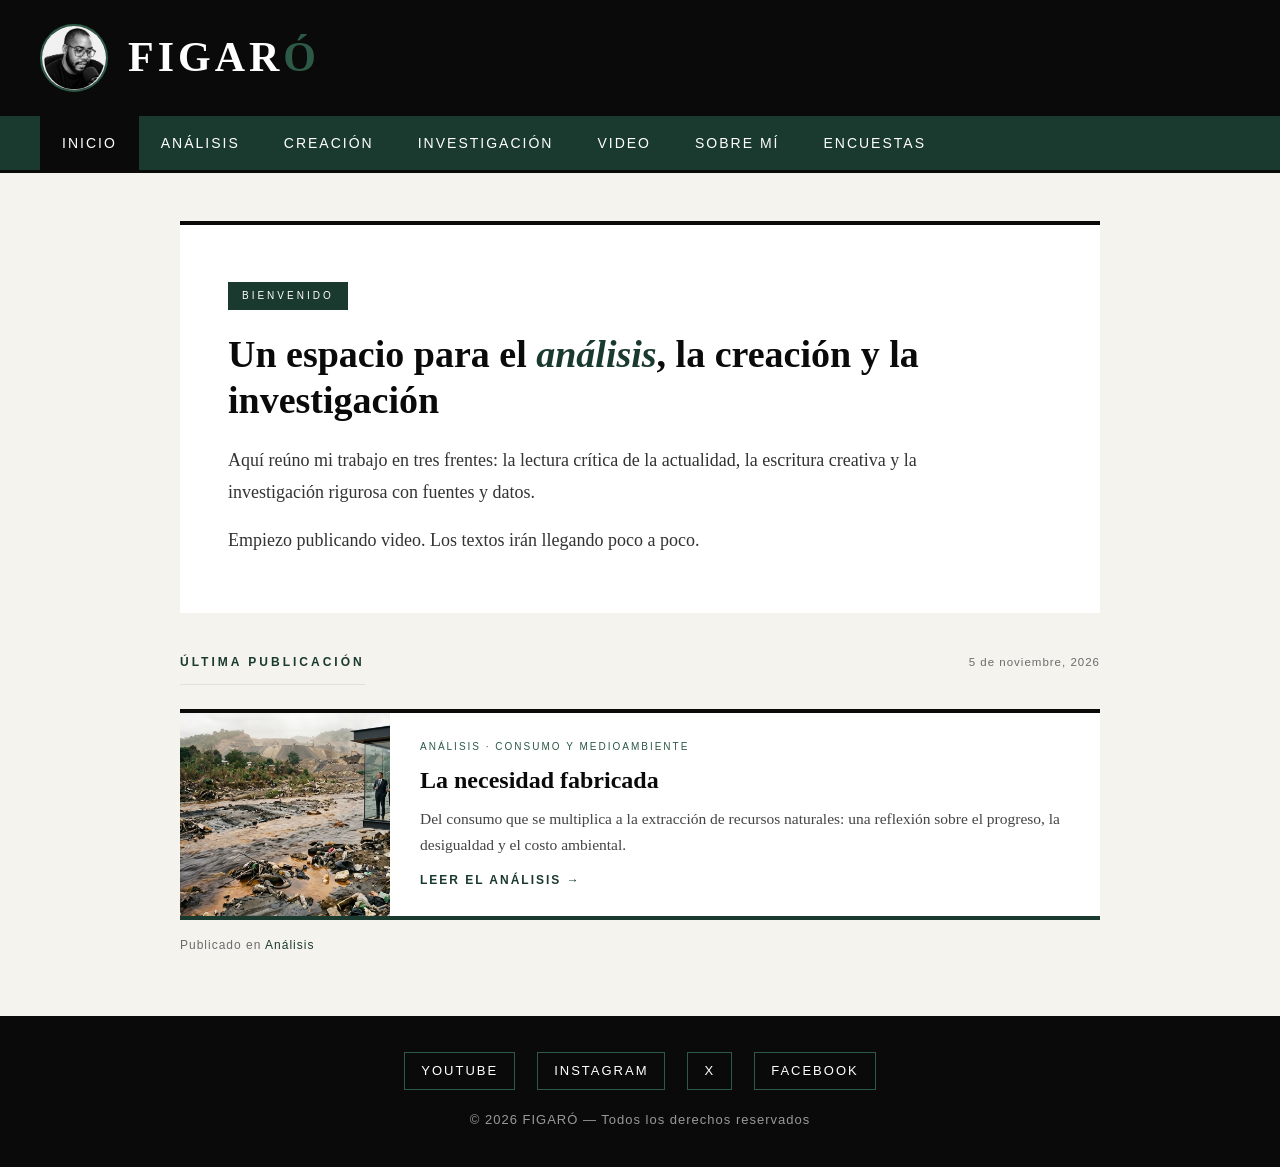
<file: index.html>
<!DOCTYPE html>
<html lang="es">
<head>
<meta charset="UTF-8">
<meta name="viewport" content="width=device-width, initial-scale=1.0">
<title>FIGARÓ — Análisis, Creación e Investigación</title>
<meta name="description" content="FIGARÓ: blog personal de análisis político, creación literaria e investigación. Artículos, poemas, cuentos, working papers y videos.">
<meta name="author" content="Juan Ernesto Carlos">
<meta name="theme-color" content="#1B3A2F">
<meta name="google-site-verification" content="JDlFCAzYQuAHmFfgxfBnpn_6IF86hM-AVGb8XEpCBrw">
<link rel="icon" href="favicon.jpg" type="image/jpeg">
<link rel="apple-touch-icon" href="favicon.jpg">
<link rel="canonical" href="https://ccfigaro.github.io/figaro/">

<!-- Vista previa al compartir en WhatsApp, X o Facebook.
     El dominio ya está configurado (ccfigaro.github.io). -->
<meta property="og:type" content="website">
<meta property="og:site_name" content="FIGARÓ">
<meta property="og:locale" content="es_ES">
<meta property="og:title" content="FIGARÓ — Análisis, Creación e Investigación">
<meta property="og:description" content="Blog personal de análisis político, creación literaria e investigación.">
<meta property="og:url" content="https://ccfigaro.github.io/figaro/">
<meta property="og:image" content="https://ccfigaro.github.io/figaro/mi-foto.jpg">
<meta name="twitter:card" content="summary_large_image">
<style>
  :root {
    --verde: #1B3A2F; --verde-cl: #2C5A47;
    --negro: #0A0A0A; --blanco: #FFFFFF;
    --crema: #F5F3EE; --gris: #6B6B6B; --gris-cl: #E0E0E0;
  }
  * { margin: 0; padding: 0; box-sizing: border-box; }
  body {
    font-family: 'Georgia', 'Times New Roman', serif;
    background: var(--crema); color: var(--negro); line-height: 1.6;
  }

  /* CABECERA */
  header {
    background: var(--negro); color: var(--blanco);
    padding: 24px 40px; display: flex; align-items: center; gap: 20px;
  }
  .foto-perfil {
    width: 68px; height: 68px; border-radius: 50%;
    object-fit: cover; border: 2px solid var(--verde-cl); flex-shrink: 0;
  }
  .titulo-blog {
    font-family: 'Playfair Display', Georgia, serif;
    font-size: 42px; letter-spacing: 4px; font-weight: 700;
  }
  .titulo-blog span { color: var(--verde-cl); }

  /* NAVEGACIÓN */
  nav {
    background: var(--verde); padding: 0 40px;
    display: flex; flex-wrap: wrap; border-bottom: 3px solid var(--negro);
  }
  nav a {
    color: var(--blanco); text-decoration: none; padding: 16px 22px;
    font-family: sans-serif; font-size: 14px; letter-spacing: 2px;
    text-transform: uppercase; transition: background 0.2s;
  }
  nav a:hover, nav a.activo { background: var(--negro); }

  /* CONTENIDO CENTRADO */
  .contenedor {
    max-width: 1000px; margin: 0 auto; padding: 0 40px;
  }

  /* BIENVENIDA */
  .bienvenida {
    background: var(--blanco);
    border-top: 4px solid var(--negro);
    padding: 56px 48px;
    margin: 48px 0 40px;
  }
  .bienvenida .etiqueta {
    display: inline-block;
    background: var(--verde); color: var(--blanco);
    font-family: sans-serif; font-size: 10px; letter-spacing: 3px;
    text-transform: uppercase; padding: 6px 14px;
    margin-bottom: 22px;
  }
  .bienvenida h1 {
    font-family: 'Playfair Display', Georgia, serif;
    font-size: 38px; line-height: 1.2; color: var(--negro);
    margin-bottom: 20px;
  }
  .bienvenida h1 em { color: var(--verde); font-style: italic; }
  .bienvenida p {
    font-size: 18px; line-height: 1.8; color: #333;
    max-width: 720px; margin-bottom: 16px;
  }
  .bienvenida p:last-child { margin-bottom: 0; }

  /* TÍTULO DE SECCIÓN */
  .titulo-bloque {
    font-family: sans-serif; font-size: 12px; letter-spacing: 3px;
    text-transform: uppercase; color: var(--verde);
    padding-bottom: 12px; margin-bottom: 24px;
    border-bottom: 1px solid var(--gris-cl);
  }

  /* REJILLA DE VIDEOS */
  .grid-videos {
    display: grid;
    grid-template-columns: repeat(auto-fit, 200px);
    justify-content: start;
    gap: 26px;
    margin-bottom: 60px;
  }
  .video-card {
    background: var(--blanco); text-decoration: none; color: inherit;
    display: block; overflow: hidden;
    border-bottom: 4px solid var(--verde);
    transition: transform 0.2s, box-shadow 0.2s;
  }
  .video-card:hover {
    transform: translateY(-4px);
    box-shadow: 0 10px 24px rgba(0,0,0,0.12);
  }
  .video-card .miniatura {
    position: relative; width: 100%;
    padding-bottom: 56.25%; /* Horizontal 16:9 */
    background: #000; overflow: hidden;
  }
  .video-card.vertical .miniatura {
    padding-bottom: 150%; /* Vertical 9:16, para Shorts */
  }
  .video-card .miniatura img {
    position: absolute; top: 0; left: 0;
    width: 100%; height: 100%; object-fit: cover;
    transition: transform 0.3s;
  }
  .video-card:hover .miniatura img { transform: scale(1.04); }
  .video-card .miniatura::after {
    content: '';
    position: absolute; top: 50%; left: 50%;
    transform: translate(-50%, -50%);
    width: 58px; height: 58px;
    background: rgba(10,10,10,0.75);
    border-radius: 50%;
    background-image: url("data:image/svg+xml;utf8,<svg xmlns='http://www.w3.org/2000/svg' viewBox='0 0 24 24' fill='white'><path d='M8 5v14l11-7z'/></svg>");
    background-repeat: no-repeat;
    background-position: center;
    background-size: 26px;
    transition: background-color 0.2s, transform 0.2s;
  }
  .video-card:hover .miniatura::after {
    background-color: var(--verde);
    transform: translate(-50%, -50%) scale(1.1);
  }
  .video-card .info { padding: 18px 20px 20px; }
  .video-card .categoria {
    font-family: sans-serif; font-size: 10px; letter-spacing: 2px;
    text-transform: uppercase; color: var(--verde-cl); margin-bottom: 8px;
  }
  .video-card h3 {
    font-family: 'Playfair Display', Georgia, serif;
    font-size: 19px; line-height: 1.3; color: var(--negro);
    margin-bottom: 8px;
  }
  .video-card p {
    font-size: 14.5px; color: #444; line-height: 1.6; margin-bottom: 10px;
  }
  .video-card .meta {
    font-family: sans-serif; font-size: 11.5px;
    color: var(--gris); letter-spacing: 1px;
  }

  /* PIE */
  /* ===== ÚLTIMA PUBLICACIÓN (puerta de entrada) ===== */
  .ultima-publicacion { margin-bottom: 60px; }

  .cabecera-bloque {
    display: flex; justify-content: space-between; align-items: baseline;
    gap: 16px; flex-wrap: wrap;
  }
  .fecha-bloque {
    font-family: sans-serif; font-size: 11.5px; color: var(--gris);
    letter-spacing: 1px; margin-bottom: 24px;
  }

  .publicacion {
    display: grid;
    grid-template-columns: 210px 1fr;
    background: var(--blanco);
    border-top: 4px solid var(--negro);
    border-bottom: 4px solid var(--verde);
    text-decoration: none; color: inherit;
    overflow: hidden;
    transition: transform 0.2s, box-shadow 0.2s;
  }
  .publicacion:hover {
    transform: translateY(-3px);
    box-shadow: 0 10px 24px rgba(0,0,0,0.12);
  }
  .publicacion .miniatura-publicacion {
    position: relative; overflow: hidden; background: #000;
  }
  .publicacion .miniatura-publicacion img {
    width: 100%; height: 100%; object-fit: cover; display: block;
    transition: transform 0.3s;
  }
  .publicacion:hover .miniatura-publicacion img { transform: scale(1.05); }

  .publicacion .texto-publicacion { padding: 26px 30px; }
  .publicacion .categoria {
    font-family: sans-serif; font-size: 10px; letter-spacing: 2px;
    text-transform: uppercase; color: var(--verde-cl); margin-bottom: 10px;
  }
  .publicacion h3 {
    font-family: 'Playfair Display', Georgia, serif;
    font-size: 24px; line-height: 1.3; color: var(--negro);
    margin-bottom: 10px;
  }
  .publicacion p {
    font-size: 15.5px; line-height: 1.65; color: #444; margin-bottom: 14px;
  }
  .publicacion .ir {
    font-family: sans-serif; font-size: 12px; letter-spacing: 2px;
    text-transform: uppercase; color: var(--verde); font-weight: bold;
  }
  .publicacion:hover .ir { color: var(--negro); }

  .enlace-seccion {
    font-family: sans-serif; font-size: 12px; color: var(--gris);
    letter-spacing: 1px; margin-top: 16px;
  }
  .enlace-seccion a { color: var(--verde); text-decoration: none; }
  .enlace-seccion a:hover { text-decoration: underline; }

  footer {
    background: var(--negro); color: var(--blanco);
    text-align: center; padding: 36px 20px; margin-top: 60px;
  }
  .redes {
    display: flex; justify-content: center; gap: 22px;
    margin-bottom: 20px; flex-wrap: wrap;
  }
  .redes a {
    color: var(--blanco); text-decoration: none;
    font-family: sans-serif; font-size: 13px; letter-spacing: 2px;
    text-transform: uppercase; border: 1px solid var(--verde-cl);
    padding: 8px 16px; transition: background 0.2s;
  }
  .redes a:hover { background: var(--verde); }
  footer .copy {
    font-size: 13px; color: #999;
    font-family: sans-serif; letter-spacing: 1px;
  }

  /* RESPONSIVE */
  @media (max-width: 800px) {
    .titulo-blog { font-size: 30px; letter-spacing: 2px; }
    header { padding: 20px; gap: 14px; }
    .foto-perfil { width: 54px; height: 54px; }
    nav { padding: 0 10px; }
    nav a { padding: 12px 14px; font-size: 12px; }
    .contenedor { padding: 0 20px; }
    .bienvenida { padding: 34px 24px; margin: 28px 0; }
    .bienvenida h1 { font-size: 26px; }
    .bienvenida p { font-size: 16.5px; }
    .grid-videos { grid-template-columns: 1fr; }
    .publicacion { grid-template-columns: 1fr; }
    .publicacion .miniatura-publicacion { max-height: 220px; }
    .publicacion .texto-publicacion { padding: 20px 22px; }
    .publicacion h3 { font-size: 20px; }
    .publicacion p { font-size: 14.5px; }
    .fecha-bloque { margin-bottom: 0; }
  }
</style>
</head>
<body>

<!-- CABECERA -->
<header>
  <!-- FOTO DE PERFIL · mi-foto.jpg es una imagen cuadrada de ~700x700 px (102 KB) -->
  <img src="mi-foto.jpg" alt="Retrato de Juan Ernesto Carlos" class="foto-perfil">
  <p class="titulo-blog">FIGAR<span>Ó</span></p>
</header>

<!-- NAVEGACIÓN -->
<nav aria-label="Navegación principal">
  <a href="index.html" class="activo">Inicio</a>
  <a href="analisis.html">Análisis</a>
  <a href="creacion.html">Creación</a>
  <a href="investigacion.html">Investigación</a>
  <a href="video.html">Video</a>
  <a href="sobre-mi.html">Sobre mí</a>
  <a href="encuestas/index.html">Encuestas</a>
</nav>

<main class="contenedor">

  <!-- BIENVENIDA -->
  <section class="bienvenida">
    <span class="etiqueta">Bienvenido</span>
    <h1>Un espacio para el <em>análisis</em>, la creación y la investigación</h1>
    <p>Aquí reúno mi trabajo en tres frentes: la lectura crítica de la actualidad, la escritura creativa y la investigación rigurosa con fuentes y datos.</p>
    <p>Empiezo publicando video. Los textos irán llegando poco a poco.</p>
  </section>

  <!-- ============================================================
       ÚLTIMA PUBLICACIÓN · PUERTA DE ENTRADA

       Aquí se muestra SIEMPRE lo más reciente, EXCEPTO lo de la
       sección Creación (los textos literarios no entran aquí).

       CUANDO PUBLIQUES ALGO NUEVO:
       1. Copia el bloque <a class="publicacion"> completo de abajo.
       2. Cámbialo por el de la publicación anterior.
       3. Actualiza: fecha, categoría, título, resumen y el href
          (a donde lleva el clic).

       Orden de prioridad: la fecha más reciente primero.
       ============================================================ -->
  <div class="ultima-publicacion">
    <div class="cabecera-bloque">
      <h2 class="titulo-bloque">Última publicación</h2>
      <span class="fecha-bloque">5 de noviembre, 2026</span>
    </div>

    <a href="analisis-3.html" class="publicacion">
      <div class="miniatura-publicacion">
        <img src="analisis-necesidad-fabricada-portada.jpg" alt="Un río contaminado junto a una explotación minera y un edificio moderno donde dos personas observan el paisaje">
      </div>
      <div class="texto-publicacion">
        <div class="categoria">Análisis · Consumo y medioambiente</div>
        <h3>La necesidad fabricada</h3>
        <p>Del consumo que se multiplica a la extracción de recursos naturales: una reflexión sobre el progreso, la desigualdad y el costo ambiental.</p>
        <div class="ir">Leer el análisis →</div>
      </div>
    </a>

    <p class="enlace-seccion">Publicado en <a href="analisis.html">Análisis</a></p>
  </div>

</main>

<!-- PIE -->
<footer>
  <!-- REDES SOCIALES -->
  <div class="redes">
    <a href="https://www.youtube.com/@Burrolom" target="_blank" rel="noopener">YouTube</a>
    <a href="https://instagram.com/WFIGARO" target="_blank" rel="noopener">Instagram</a>
    <a href="https://x.com/Burrolom" target="_blank" rel="noopener">X</a>
    <a href="https://facebook.com/CcFigaro" target="_blank" rel="noopener">Facebook</a>
  </div>
  <p class="copy">© 2026 FIGARÓ — Todos los derechos reservados</p>
</footer>

</body>
</html>
</file>
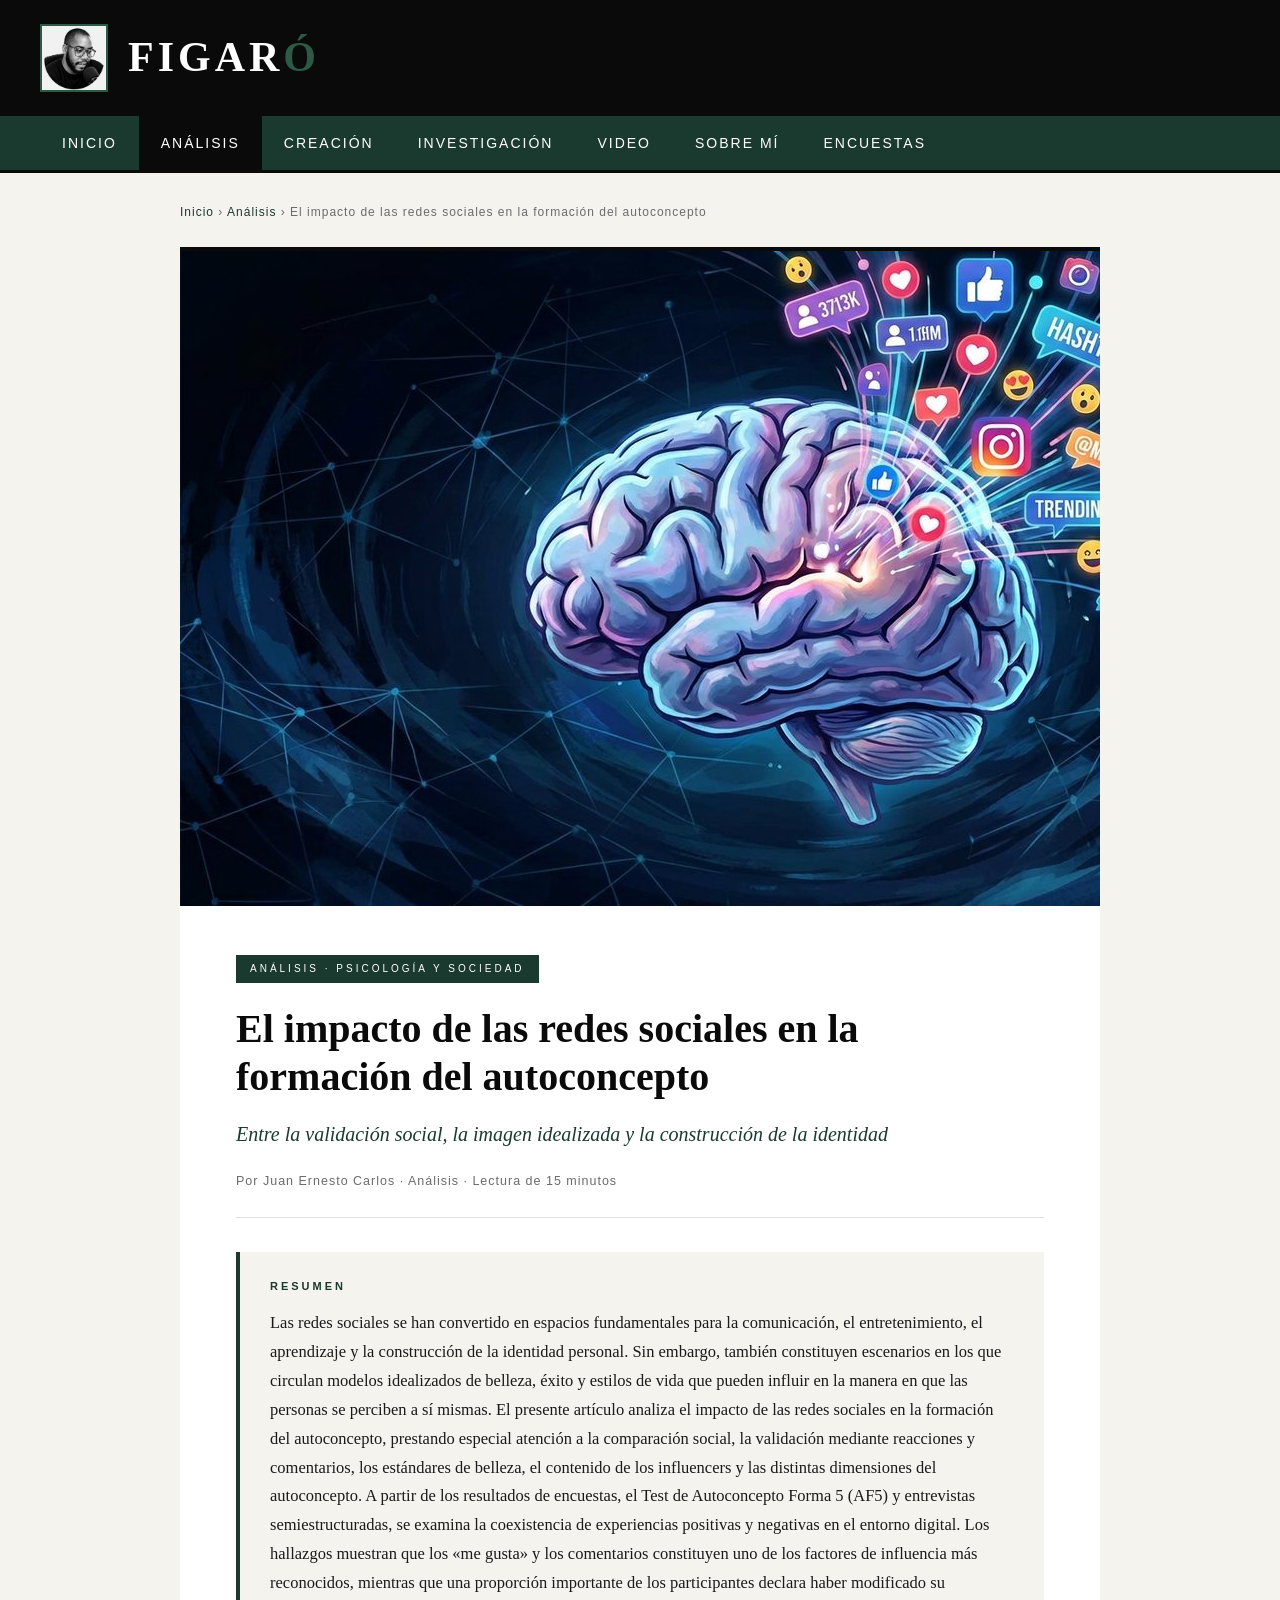
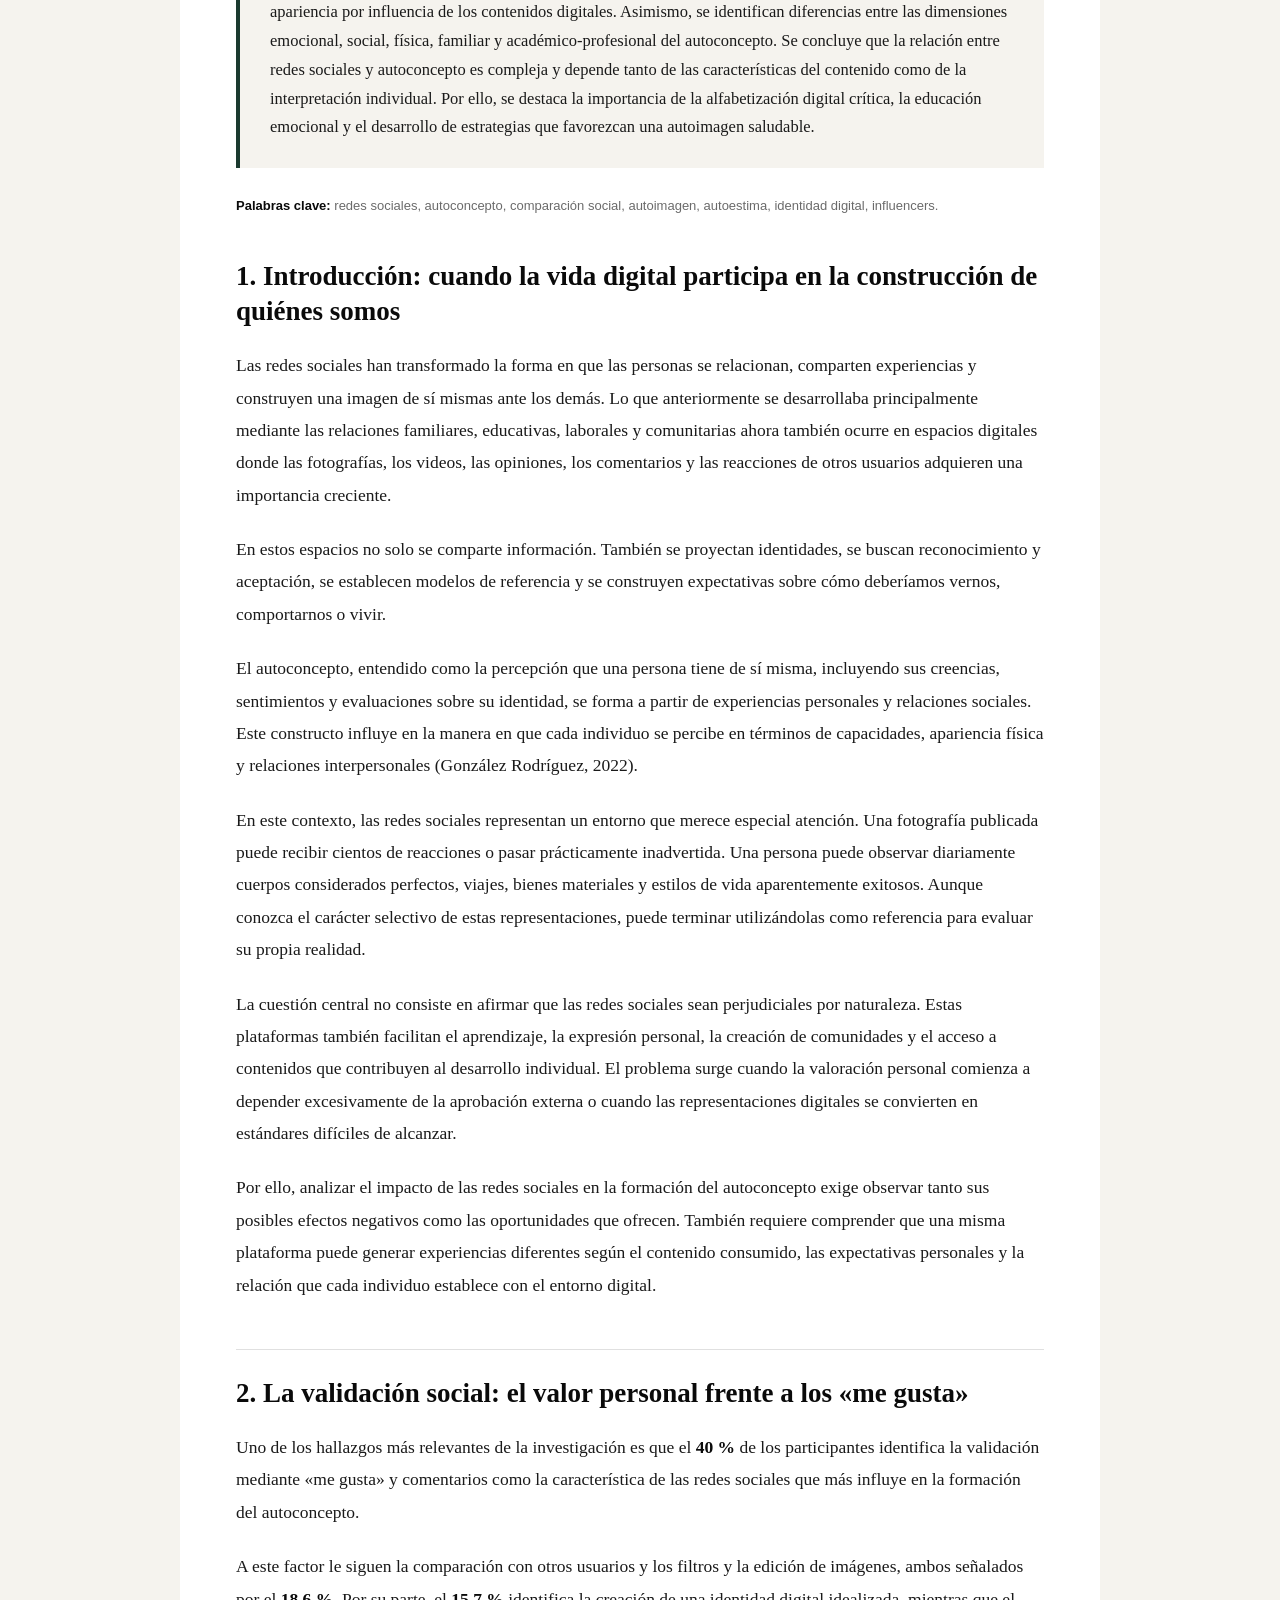
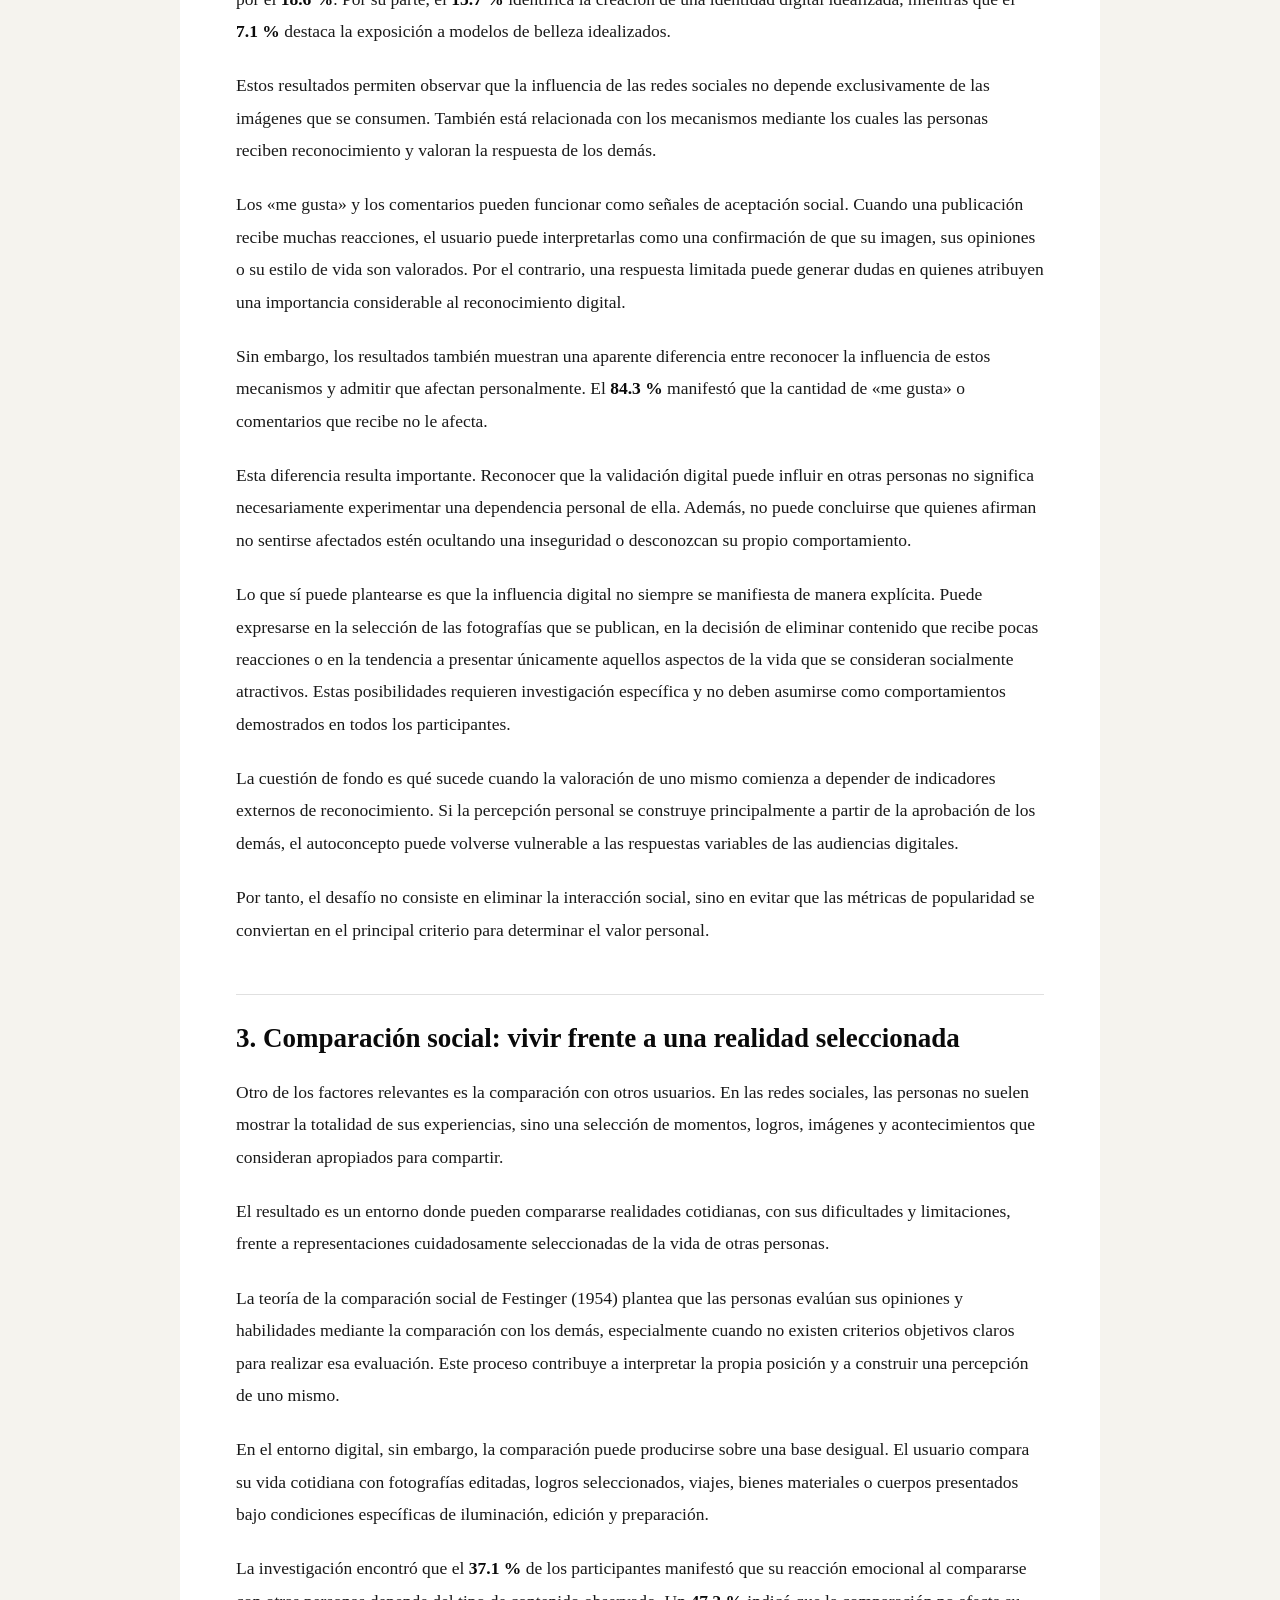
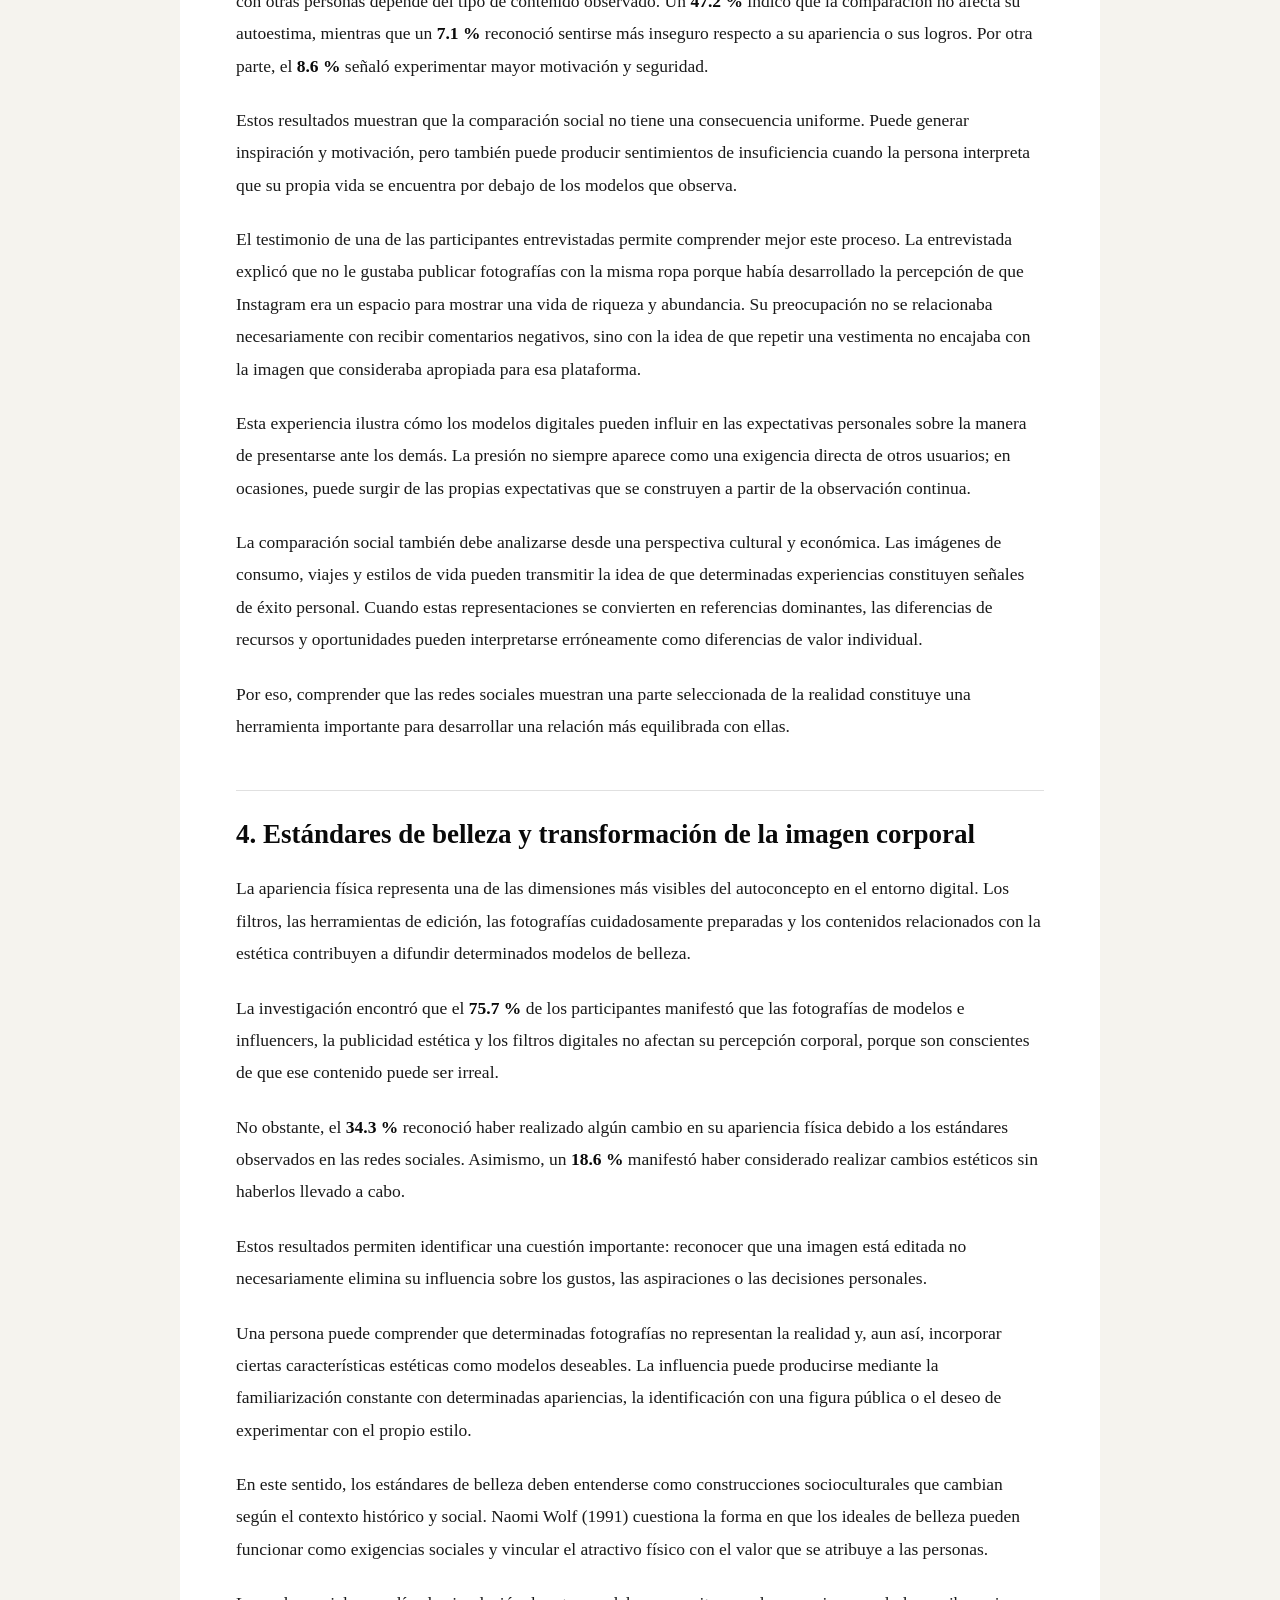
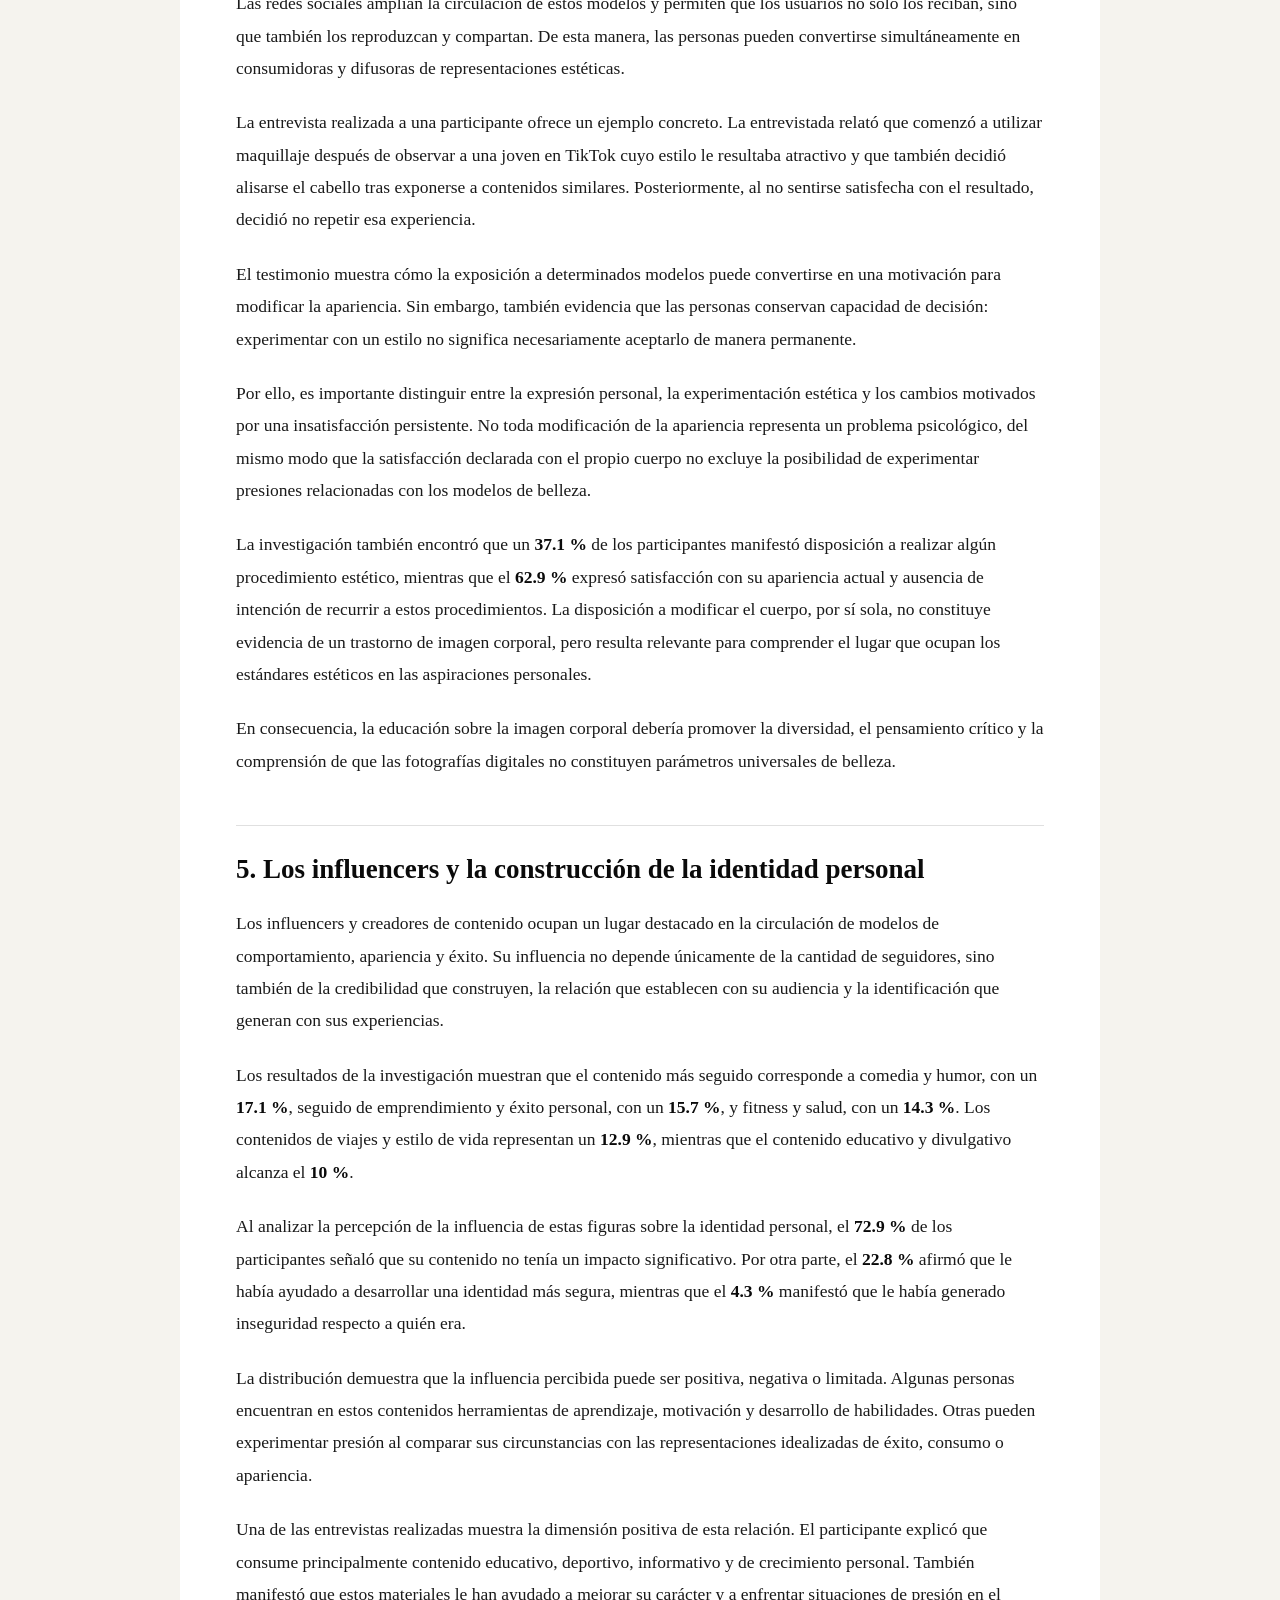
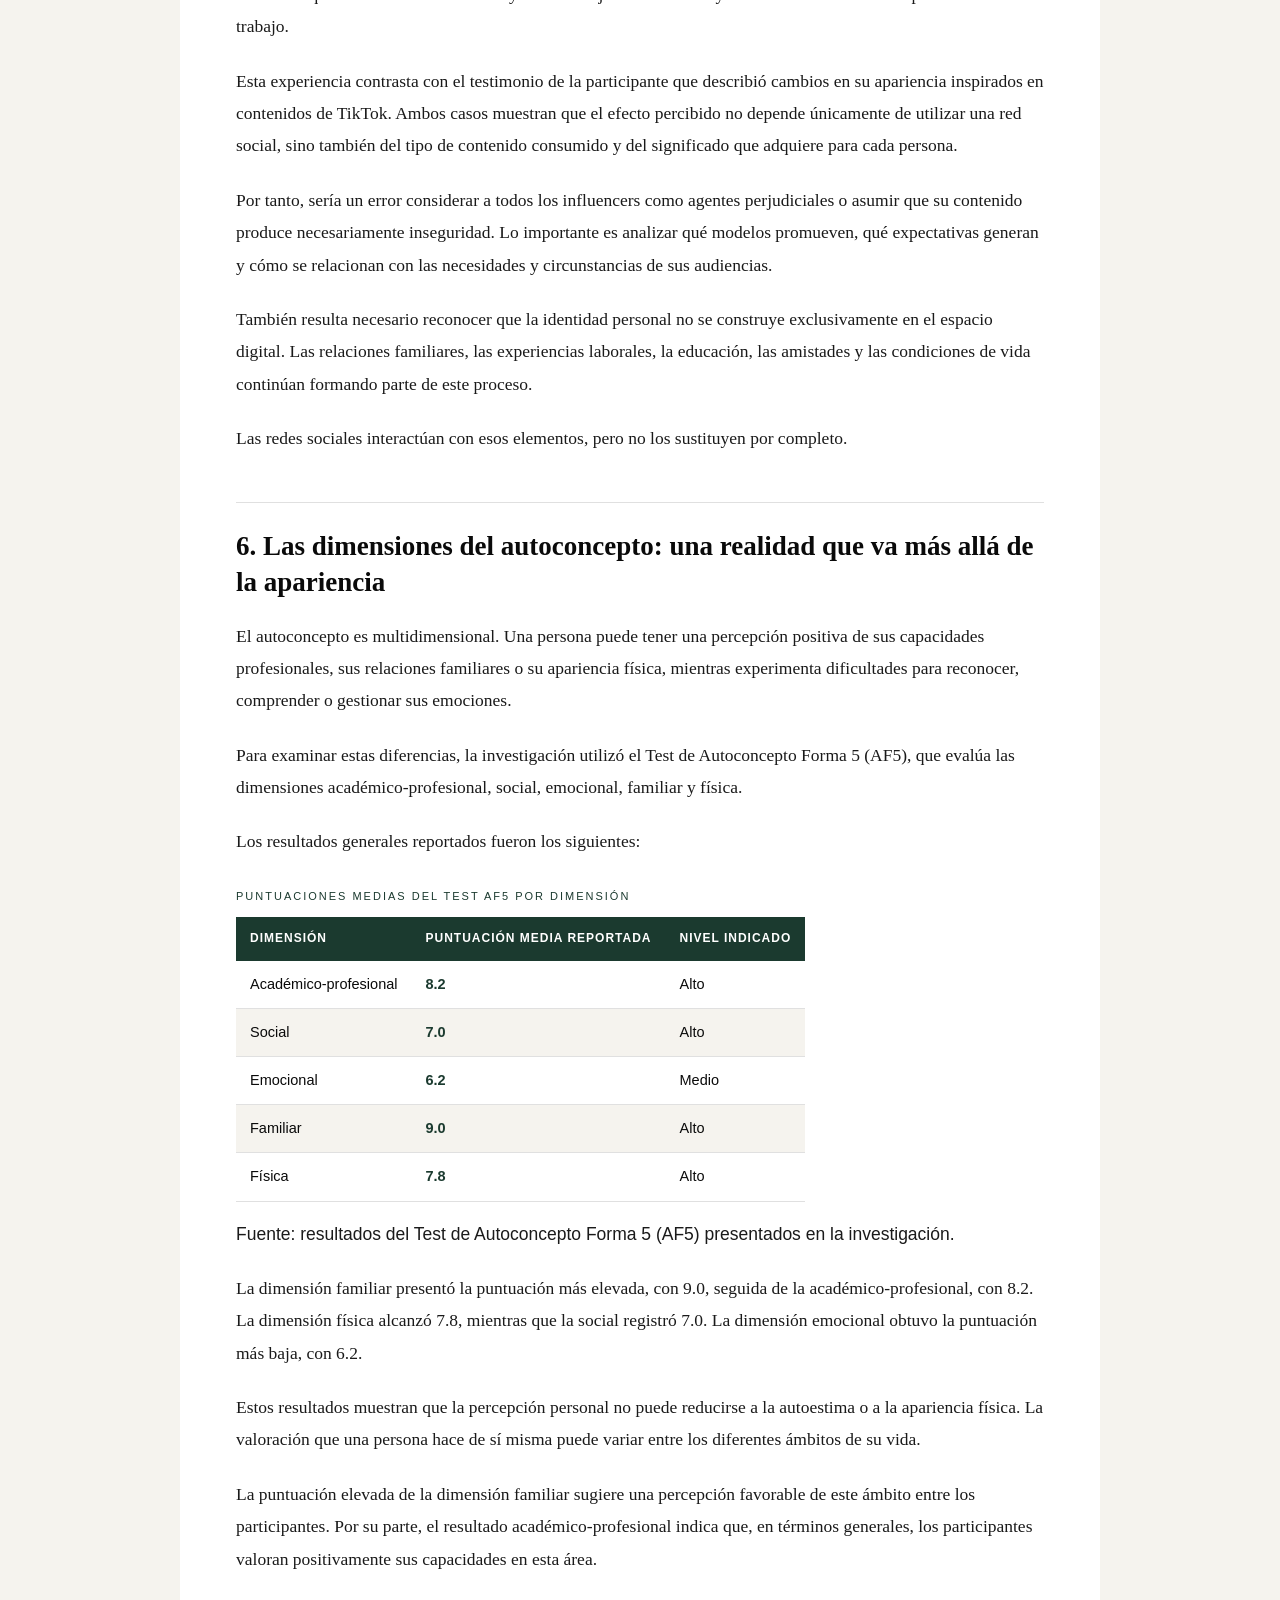
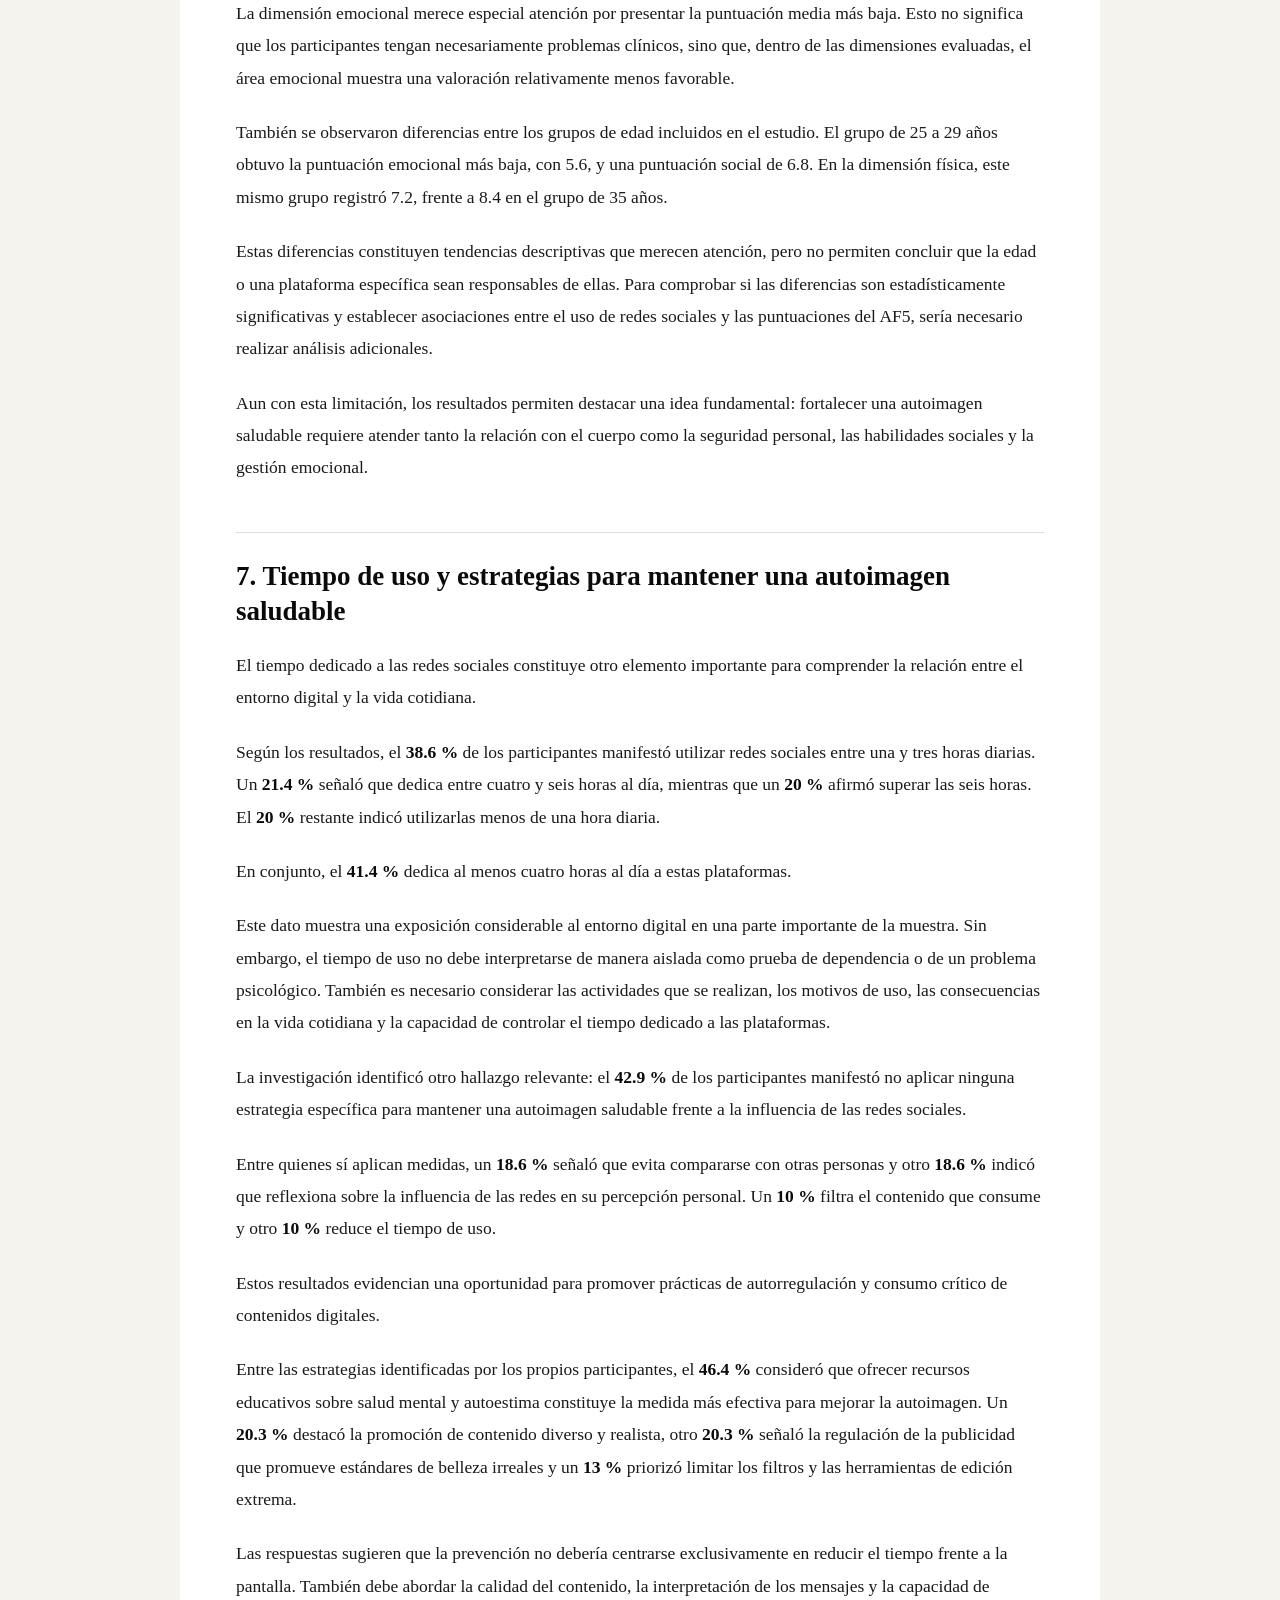
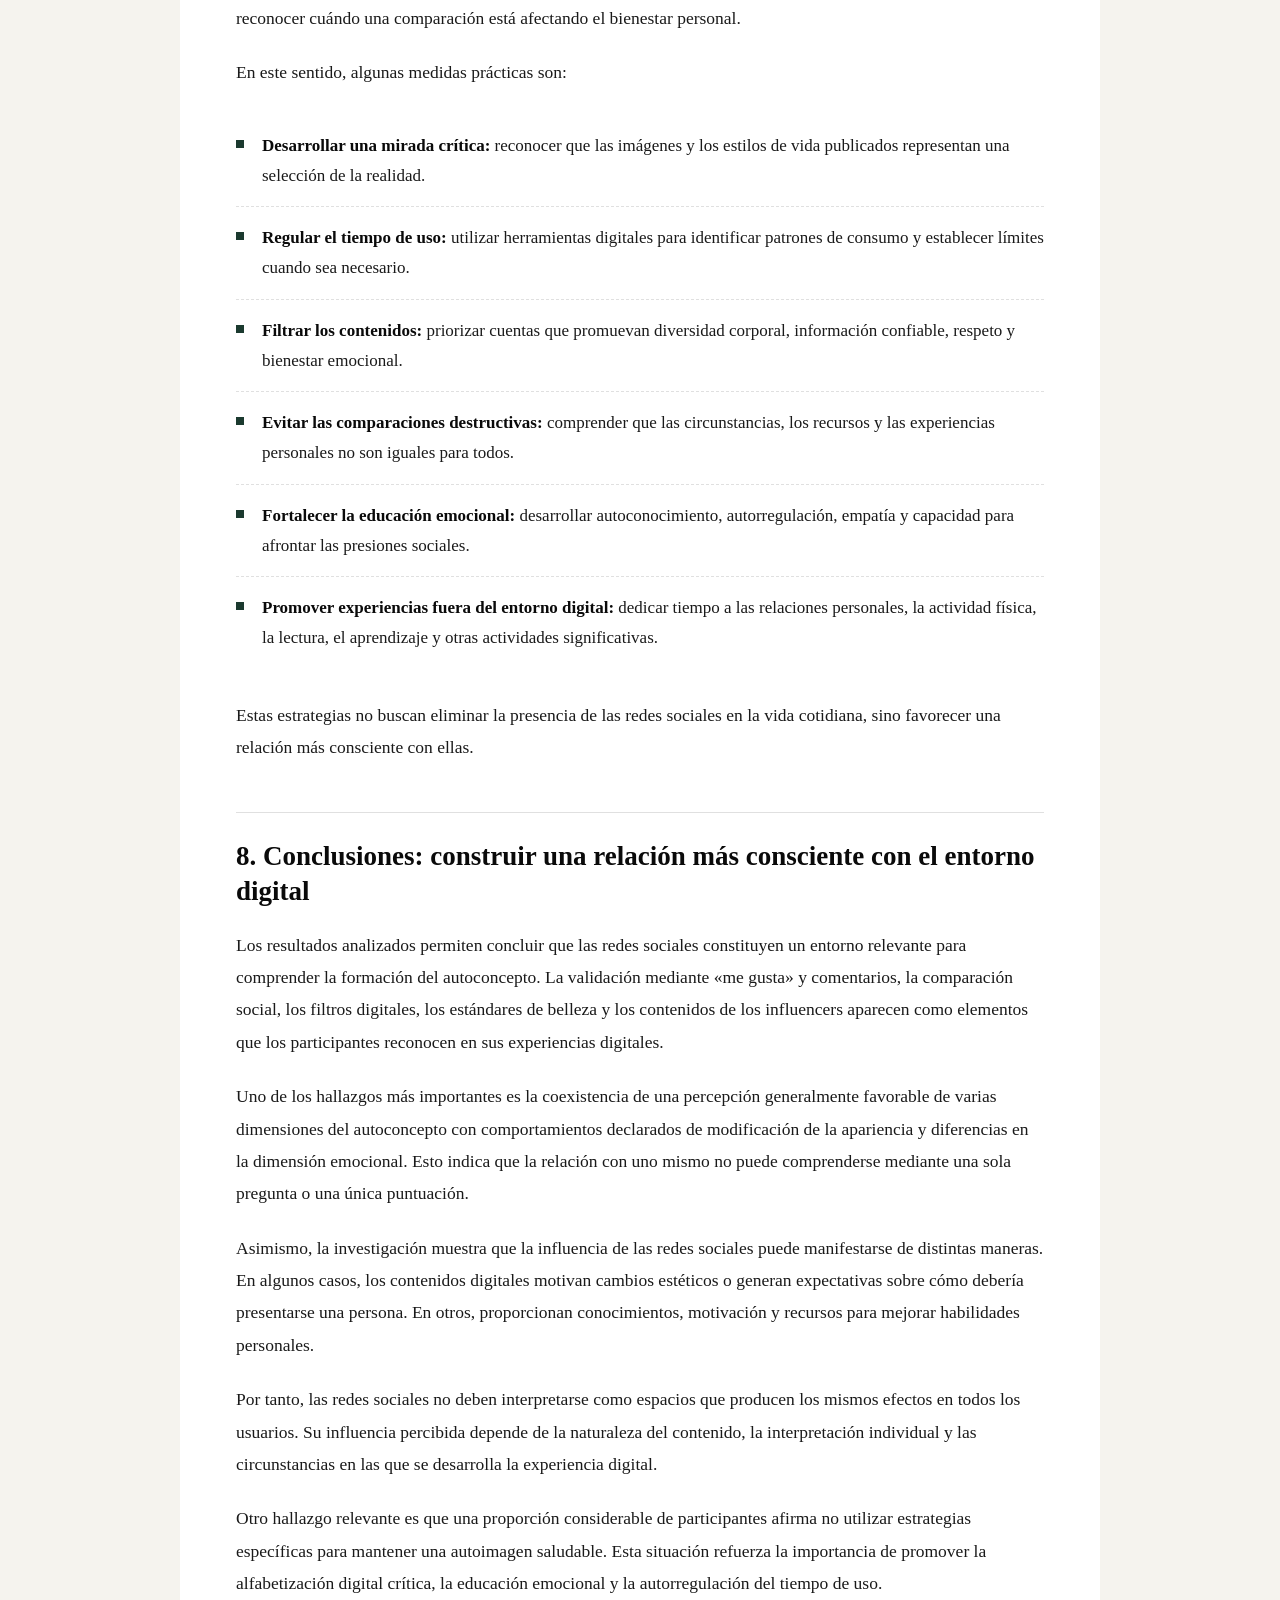
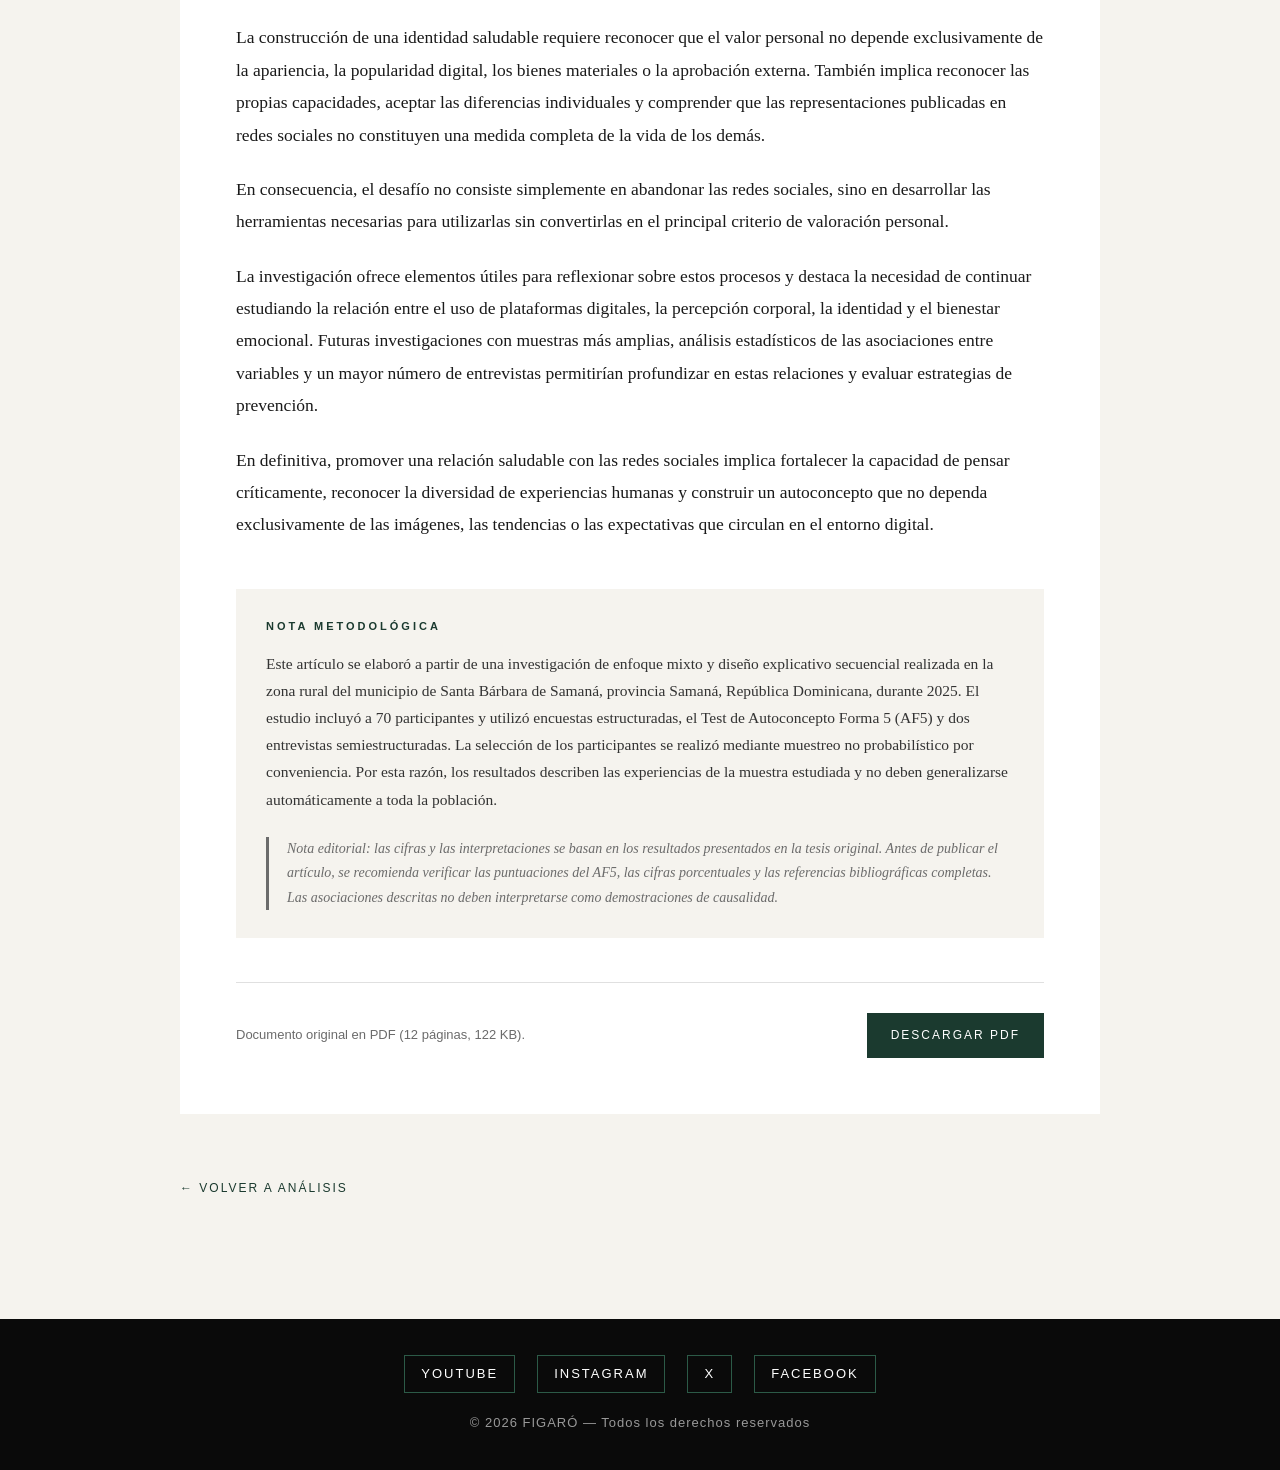
<file: analisis-1.html>
<!DOCTYPE html>
<html lang="es">
<head>
<meta charset="UTF-8">
<meta name="viewport" content="width=device-width, initial-scale=1.0">
<title>El impacto de las redes sociales en la formación del autoconcepto — FIGARÓ</title>
<meta name="description" content="Artículo de Juan Ernesto Carlos sobre cómo las redes sociales influyen en el autoconcepto: validación social, comparación, estándares de belleza y construcción de la identidad.">
<meta name="author" content="Juan Ernesto Carlos">
<meta name="theme-color" content="#1B3A2F">
<link rel="icon" href="favicon.jpg" type="image/jpeg">
<link rel="apple-touch-icon" href="favicon.jpg">
<link rel="canonical" href="https://ccfigaro.github.io/figaro/analisis-1.html">

<meta property="og:type" content="article">
<meta property="og:site_name" content="FIGARÓ">
<meta property="og:locale" content="es_ES">
<meta property="og:title" content="El impacto de las redes sociales en la formación del autoconcepto">
<meta property="og:description" content="Validación social, imagen idealizada y construcción de la identidad: un análisis con encuestas, el Test AF5 y entrevistas en Samaná.">
<meta property="og:url" content="https://ccfigaro.github.io/figaro/analisis-1.html">
<meta property="og:image" content="https://ccfigaro.github.io/figaro/analisis-autoconcepto-portada.jpg">
<meta name="twitter:card" content="summary_large_image">
<style>
  :root {
    --verde: #1B3A2F; --verde-cl: #2C5A47;
    --negro: #0A0A0A; --blanco: #FFFFFF;
    --crema: #F5F3EE; --gris: #6B6B6B; --gris-cl: #E0E0E0;
  }
  * { margin: 0; padding: 0; box-sizing: border-box; }
  body {
    font-family: 'Georgia', 'Times New Roman', serif;
    background: var(--crema); color: var(--negro); line-height: 1.6;
  }
  header {
    background: var(--negro); color: var(--blanco);
    padding: 24px 40px; display: flex; align-items: center; gap: 20px;
  }
  .foto-perfil {
    width: 68px; height: 68px; border-radius: 50 %;
    object-fit: cover; border: 2px solid var(--verde-cl); flex-shrink: 0;
  }
  .titulo-blog {
    font-family: 'Playfair Display', Georgia, serif;
    font-size: 42px; letter-spacing: 4px; font-weight: 700;
  }
  .titulo-blog span { color: var(--verde-cl); }
  nav {
    background: var(--verde); padding: 0 40px;
    display: flex; flex-wrap: wrap; border-bottom: 3px solid var(--negro);
  }
  nav a {
    color: var(--blanco); text-decoration: none; padding: 16px 22px;
    font-family: sans-serif; font-size: 14px; letter-spacing: 2px;
    text-transform: uppercase; transition: background 0.2s;
  }
  nav a:hover, nav a.activo { background: var(--negro); }

  .contenedor { max-width: 1000px; margin: 0 auto; padding: 0 40px; }

  /* MIGAS */
  .migas {
    font-family: sans-serif; font-size: 12px; letter-spacing: 1px;
    padding: 30px 0 0;
  }
  .migas a { color: var(--verde); text-decoration: none; }
  .migas a:hover { text-decoration: underline; }
  .migas span { color: var(--gris); }

  /* ARTÍCULO */
  article {
    background: var(--blanco);
    border-top: 4px solid var(--negro);
    margin: 24px 0 60px;
    overflow: hidden;
  }
  .portada-articulo { width: 100 %; display: block; }
  .portada-articulo img { width: 100 %; height: auto; display: block; }

  .cuerpo-articulo { padding: 48px 56px 56px; }

  .etiqueta {
    display: inline-block;
    background: var(--verde); color: var(--blanco);
    font-family: sans-serif; font-size: 10px; letter-spacing: 3px;
    text-transform: uppercase; padding: 6px 14px;
    margin-bottom: 22px;
  }
  h1.titulo-articulo {
    font-family: 'Playfair Display', Georgia, serif;
    font-size: 40px; line-height: 1.2; color: var(--negro);
    margin-bottom: 18px;
  }
  .subtitulo-articulo {
    font-size: 20px; font-style: italic; color: var(--verde);
    line-height: 1.5; margin-bottom: 22px;
  }
  .meta-articulo {
    font-family: sans-serif; font-size: 12.5px; color: var(--gris);
    letter-spacing: 1px; padding-bottom: 26px; margin-bottom: 34px;
    border-bottom: 1px solid var(--gris-cl);
  }

  /* RESUMEN */
  .resumen {
    background: var(--crema);
    border-left: 4px solid var(--verde);
    padding: 26px 30px;
    margin-bottom: 26px;
  }
  .resumen h2 {
    font-family: sans-serif; font-size: 11px; letter-spacing: 3px;
    text-transform: uppercase; color: var(--verde);
    margin-bottom: 14px;
  }
  .resumen p { font-size: 16.5px; line-height: 1.75; color: #1a1a1a; }

  .palabras-clave {
    font-family: sans-serif; font-size: 13px; color: var(--gris);
    line-height: 1.9; margin-bottom: 40px;
  }
  .palabras-clave strong { color: var(--negro); }

  /* CUERPO */
  .texto p {
    font-size: 17.5px; line-height: 1.85; color: #1a1a1a;
    margin-bottom: 22px;
  }
  .texto h2 {
    font-family: 'Playfair Display', Georgia, serif;
    font-size: 27px; line-height: 1.3; color: var(--negro);
    margin: 48px 0 20px;
    padding-top: 26px; border-top: 1px solid var(--gris-cl);
  }
  .texto h2:first-child { margin-top: 0; padding-top: 0; border-top: none; }
  .texto h3 {
    font-family: sans-serif; font-size: 12px; letter-spacing: 2px;
    text-transform: uppercase; color: var(--verde-cl);
    margin: 34px 0 14px;
  }
  .texto strong { color: var(--negro); }

  /* CITA */
  .cita {
    border-left: 3px solid var(--verde-cl);
    padding: 4px 0 4px 22px;
    margin: 30px 0;
    font-style: italic; font-size: 18px; color: #444;
  }

  /* TABLA */
  .tabla-envoltorio { overflow-x: auto; margin: 30px 0 34px; }
  table {
    width: 100 %; border-collapse: collapse;
    font-family: sans-serif; font-size: 14.5px;
  }
  caption {
    caption-side: top; text-align: left;
    font-family: sans-serif; font-size: 11px; letter-spacing: 2px;
    text-transform: uppercase; color: var(--verde);
    padding-bottom: 12px;
  }
  th, td { padding: 12px 14px; text-align: left; border-bottom: 1px solid var(--gris-cl); }
  thead th {
    background: var(--verde); color: var(--blanco);
    font-size: 12px; letter-spacing: 1px; text-transform: uppercase;
    border-bottom: none;
  }
  tbody tr:nth-child(even) { background: var(--crema); }
  td.num { font-weight: bold; color: var(--verde); white-space: nowrap; }
  .nota-tabla {
    font-family: sans-serif; font-size: 12.5px; color: var(--gris);
    margin-top: -18px; margin-bottom: 30px;
  }

  /* LISTA DE MEDIDAS */
  .medidas { list-style: none; margin: 26px 0 30px; }
  .medidas li {
    font-size: 17px; line-height: 1.75; color: #1a1a1a;
    padding: 16px 0 16px 26px; position: relative;
    border-bottom: 1px dashed var(--gris-cl);
  }
  .medidas li:last-child { border-bottom: none; }
  .medidas li::before {
    content: ''; position: absolute; left: 0; top: 25px;
    width: 8px; height: 8px; background: var(--verde);
  }
  .medidas strong { color: var(--negro); }

  /* NOTA METODOLÓGICA */
  .nota-metodologica {
    background: var(--crema);
    padding: 28px 30px;
    margin-top: 48px;
    font-size: 15.5px; line-height: 1.75; color: #333;
  }
  .nota-metodologica h2 {
    font-family: sans-serif; font-size: 11px; letter-spacing: 3px;
    text-transform: uppercase; color: var(--verde);
    margin-bottom: 14px; border: none; padding: 0;
  }
  .nota-editorial {
    border-left: 3px solid var(--gris);
    padding-left: 18px; margin-top: 24px;
    font-size: 14px; color: var(--gris); font-style: italic;
  }

  /* DESCARGA */
  .descarga {
    margin-top: 44px; padding-top: 30px;
    border-top: 1px solid var(--gris-cl);
    display: flex; align-items: center; gap: 18px; flex-wrap: wrap;
  }
  .descarga p {
    font-family: sans-serif; font-size: 13px; color: var(--gris);
    margin: 0; flex: 1 1 260px;
  }
  .descarga a {
    background: var(--verde); color: var(--blanco);
    text-decoration: none; padding: 13px 24px;
    font-family: sans-serif; font-size: 12px; letter-spacing: 2px;
    text-transform: uppercase; transition: background 0.2s;
    white-space: nowrap;
  }
  .descarga a:hover { background: var(--negro); }

  /* VOLVER */
  .volver {
    display: inline-block; margin: 0 0 60px;
    font-family: sans-serif; font-size: 12px; letter-spacing: 2px;
    text-transform: uppercase; color: var(--verde); text-decoration: none;
  }
  .volver:hover { color: var(--negro); }

  footer {
    background: var(--negro); color: var(--blanco);
    text-align: center; padding: 36px 20px; margin-top: 60px;
  }
  .redes {
    display: flex; justify-content: center; gap: 22px;
    margin-bottom: 20px; flex-wrap: wrap;
  }
  .redes a {
    color: var(--blanco); text-decoration: none;
    font-family: sans-serif; font-size: 13px; letter-spacing: 2px;
    text-transform: uppercase; border: 1px solid var(--verde-cl);
    padding: 8px 16px; transition: background 0.2s;
  }
  .redes a:hover { background: var(--verde); }
  footer .copy {
    font-size: 13px; color: #999;
    font-family: sans-serif; letter-spacing: 1px;
  }

  @media (max-width: 800px) {
    .titulo-blog { font-size: 30px; letter-spacing: 2px; }
    header { padding: 20px; gap: 14px; }
    .foto-perfil { width: 54px; height: 54px; }
    nav { padding: 0 10px; }
    nav a { padding: 12px 14px; font-size: 12px; }
    .contenedor { padding: 0 20px; }
    .cuerpo-articulo { padding: 30px 22px 36px; }
    h1.titulo-articulo { font-size: 27px; }
    .subtitulo-articulo { font-size: 17px; }
    .texto p { font-size: 16.5px; }
    .texto h2 { font-size: 22px; margin: 36px 0 16px; }
    .resumen { padding: 20px 20px; }
    .resumen p { font-size: 15.5px; }
    .medidas li { font-size: 16px; }
    table { font-size: 13px; }
    th, td { padding: 10px 10px; }
  }
</style>
</head>
<body>

<header>
  <img src="mi-foto.jpg" alt="Retrato de Juan Ernesto Carlos" class="foto-perfil">
  <h1 class="titulo-blog">FIGAR<span>Ó</span></h1>
</header>

<nav>
  <a href="index.html">Inicio</a>
  <a href="analisis.html" class="activo">Análisis</a>
  <a href="creacion.html">Creación</a>
  <a href="investigacion.html">Investigación</a>
  <a href="video.html">Video</a>
  <a href="sobre-mi.html">Sobre mí</a>
  <a href="encuestas/index.html">Encuestas</a>
</nav>

<div class="contenedor">

  <p class="migas"><a href="index.html">Inicio</a> <span>›</span> <a href="analisis.html">Análisis</a> <span>›</span> <span>El impacto de las redes sociales en la formación del autoconcepto</span></p>

  <article>

    <!-- PORTADA DEL ARTÍCULO -->
    <div class="portada-articulo">
      <img src="analisis-autoconcepto-portada.jpg" alt="Ilustración de un cerebro conectado a iconos de redes sociales, reacciones y notificaciones">
    </div>

    <div class="cuerpo-articulo">

      <span class="etiqueta">Análisis · Psicología y sociedad</span>

      <h1 class="titulo-articulo">El impacto de las redes sociales en la formación del autoconcepto</h1>
      <p class="subtitulo-articulo">Entre la validación social, la imagen idealizada y la construcción de la identidad</p>
      <p class="meta-articulo">Por Juan Ernesto Carlos · Análisis · Lectura de 15 minutos</p>

      <!-- RESUMEN -->
      <div class="resumen">
        <h2>Resumen</h2>
        <p>Las redes sociales se han convertido en espacios fundamentales para la comunicación, el entretenimiento, el aprendizaje y la construcción de la identidad personal. Sin embargo, también constituyen escenarios en los que circulan modelos idealizados de belleza, éxito y estilos de vida que pueden influir en la manera en que las personas se perciben a sí mismas. El presente artículo analiza el impacto de las redes sociales en la formación del autoconcepto, prestando especial atención a la comparación social, la validación mediante reacciones y comentarios, los estándares de belleza, el contenido de los influencers y las distintas dimensiones del autoconcepto. A partir de los resultados de encuestas, el Test de Autoconcepto Forma 5 (AF5) y entrevistas semiestructuradas, se examina la coexistencia de experiencias positivas y negativas en el entorno digital. Los hallazgos muestran que los «me gusta» y los comentarios constituyen uno de los factores de influencia más reconocidos, mientras que una proporción importante de los participantes declara haber modificado su apariencia por influencia de los contenidos digitales. Asimismo, se identifican diferencias entre las dimensiones emocional, social, física, familiar y académico-profesional del autoconcepto. Se concluye que la relación entre redes sociales y autoconcepto es compleja y depende tanto de las características del contenido como de la interpretación individual. Por ello, se destaca la importancia de la alfabetización digital crítica, la educación emocional y el desarrollo de estrategias que favorezcan una autoimagen saludable.</p>
      </div>

      <p class="palabras-clave"><strong>Palabras clave:</strong> redes sociales, autoconcepto, comparación social, autoimagen, autoestima, identidad digital, influencers.</p>

      <div class="texto">

        <!-- 1 -->
        <h2>1. Introducción: cuando la vida digital participa en la construcción de quiénes somos</h2>

        <p>Las redes sociales han transformado la forma en que las personas se relacionan, comparten experiencias y construyen una imagen de sí mismas ante los demás. Lo que anteriormente se desarrollaba principalmente mediante las relaciones familiares, educativas, laborales y comunitarias ahora también ocurre en espacios digitales donde las fotografías, los videos, las opiniones, los comentarios y las reacciones de otros usuarios adquieren una importancia creciente.</p>

        <p>En estos espacios no solo se comparte información. También se proyectan identidades, se buscan reconocimiento y aceptación, se establecen modelos de referencia y se construyen expectativas sobre cómo deberíamos vernos, comportarnos o vivir.</p>

        <p>El autoconcepto, entendido como la percepción que una persona tiene de sí misma, incluyendo sus creencias, sentimientos y evaluaciones sobre su identidad, se forma a partir de experiencias personales y relaciones sociales. Este constructo influye en la manera en que cada individuo se percibe en términos de capacidades, apariencia física y relaciones interpersonales (González Rodríguez, 2022).</p>

        <p>En este contexto, las redes sociales representan un entorno que merece especial atención. Una fotografía publicada puede recibir cientos de reacciones o pasar prácticamente inadvertida. Una persona puede observar diariamente cuerpos considerados perfectos, viajes, bienes materiales y estilos de vida aparentemente exitosos. Aunque conozca el carácter selectivo de estas representaciones, puede terminar utilizándolas como referencia para evaluar su propia realidad.</p>

        <p>La cuestión central no consiste en afirmar que las redes sociales sean perjudiciales por naturaleza. Estas plataformas también facilitan el aprendizaje, la expresión personal, la creación de comunidades y el acceso a contenidos que contribuyen al desarrollo individual. El problema surge cuando la valoración personal comienza a depender excesivamente de la aprobación externa o cuando las representaciones digitales se convierten en estándares difíciles de alcanzar.</p>

        <p>Por ello, analizar el impacto de las redes sociales en la formación del autoconcepto exige observar tanto sus posibles efectos negativos como las oportunidades que ofrecen. También requiere comprender que una misma plataforma puede generar experiencias diferentes según el contenido consumido, las expectativas personales y la relación que cada individuo establece con el entorno digital.</p>

        <!-- 2 -->
        <h2>2. La validación social: el valor personal frente a los «me gusta»</h2>

        <p>Uno de los hallazgos más relevantes de la investigación es que el <strong>40 %</strong> de los participantes identifica la validación mediante «me gusta» y comentarios como la característica de las redes sociales que más influye en la formación del autoconcepto.</p>

        <p>A este factor le siguen la comparación con otros usuarios y los filtros y la edición de imágenes, ambos señalados por el <strong>18.6 %</strong>. Por su parte, el <strong>15.7 %</strong> identifica la creación de una identidad digital idealizada, mientras que el <strong>7.1 %</strong> destaca la exposición a modelos de belleza idealizados.</p>

        <p>Estos resultados permiten observar que la influencia de las redes sociales no depende exclusivamente de las imágenes que se consumen. También está relacionada con los mecanismos mediante los cuales las personas reciben reconocimiento y valoran la respuesta de los demás.</p>

        <p>Los «me gusta» y los comentarios pueden funcionar como señales de aceptación social. Cuando una publicación recibe muchas reacciones, el usuario puede interpretarlas como una confirmación de que su imagen, sus opiniones o su estilo de vida son valorados. Por el contrario, una respuesta limitada puede generar dudas en quienes atribuyen una importancia considerable al reconocimiento digital.</p>

        <p>Sin embargo, los resultados también muestran una aparente diferencia entre reconocer la influencia de estos mecanismos y admitir que afectan personalmente. El <strong>84.3 %</strong> manifestó que la cantidad de «me gusta» o comentarios que recibe no le afecta.</p>

        <p>Esta diferencia resulta importante. Reconocer que la validación digital puede influir en otras personas no significa necesariamente experimentar una dependencia personal de ella. Además, no puede concluirse que quienes afirman no sentirse afectados estén ocultando una inseguridad o desconozcan su propio comportamiento.</p>

        <p>Lo que sí puede plantearse es que la influencia digital no siempre se manifiesta de manera explícita. Puede expresarse en la selección de las fotografías que se publican, en la decisión de eliminar contenido que recibe pocas reacciones o en la tendencia a presentar únicamente aquellos aspectos de la vida que se consideran socialmente atractivos. Estas posibilidades requieren investigación específica y no deben asumirse como comportamientos demostrados en todos los participantes.</p>

        <p>La cuestión de fondo es qué sucede cuando la valoración de uno mismo comienza a depender de indicadores externos de reconocimiento. Si la percepción personal se construye principalmente a partir de la aprobación de los demás, el autoconcepto puede volverse vulnerable a las respuestas variables de las audiencias digitales.</p>

        <p>Por tanto, el desafío no consiste en eliminar la interacción social, sino en evitar que las métricas de popularidad se conviertan en el principal criterio para determinar el valor personal.</p>

        <!-- 3 -->
        <h2>3. Comparación social: vivir frente a una realidad seleccionada</h2>

        <p>Otro de los factores relevantes es la comparación con otros usuarios. En las redes sociales, las personas no suelen mostrar la totalidad de sus experiencias, sino una selección de momentos, logros, imágenes y acontecimientos que consideran apropiados para compartir.</p>

        <p>El resultado es un entorno donde pueden compararse realidades cotidianas, con sus dificultades y limitaciones, frente a representaciones cuidadosamente seleccionadas de la vida de otras personas.</p>

        <p>La teoría de la comparación social de Festinger (1954) plantea que las personas evalúan sus opiniones y habilidades mediante la comparación con los demás, especialmente cuando no existen criterios objetivos claros para realizar esa evaluación. Este proceso contribuye a interpretar la propia posición y a construir una percepción de uno mismo.</p>

        <p>En el entorno digital, sin embargo, la comparación puede producirse sobre una base desigual. El usuario compara su vida cotidiana con fotografías editadas, logros seleccionados, viajes, bienes materiales o cuerpos presentados bajo condiciones específicas de iluminación, edición y preparación.</p>

        <p>La investigación encontró que el <strong>37.1 %</strong> de los participantes manifestó que su reacción emocional al compararse con otras personas depende del tipo de contenido observado. Un <strong>47.2 %</strong> indicó que la comparación no afecta su autoestima, mientras que un <strong>7.1 %</strong> reconoció sentirse más inseguro respecto a su apariencia o sus logros. Por otra parte, el <strong>8.6 %</strong> señaló experimentar mayor motivación y seguridad.</p>

        <p>Estos resultados muestran que la comparación social no tiene una consecuencia uniforme. Puede generar inspiración y motivación, pero también puede producir sentimientos de insuficiencia cuando la persona interpreta que su propia vida se encuentra por debajo de los modelos que observa.</p>

        <p>El testimonio de una de las participantes entrevistadas permite comprender mejor este proceso. La entrevistada explicó que no le gustaba publicar fotografías con la misma ropa porque había desarrollado la percepción de que Instagram era un espacio para mostrar una vida de riqueza y abundancia. Su preocupación no se relacionaba necesariamente con recibir comentarios negativos, sino con la idea de que repetir una vestimenta no encajaba con la imagen que consideraba apropiada para esa plataforma.</p>

        <p>Esta experiencia ilustra cómo los modelos digitales pueden influir en las expectativas personales sobre la manera de presentarse ante los demás. La presión no siempre aparece como una exigencia directa de otros usuarios; en ocasiones, puede surgir de las propias expectativas que se construyen a partir de la observación continua.</p>

        <p>La comparación social también debe analizarse desde una perspectiva cultural y económica. Las imágenes de consumo, viajes y estilos de vida pueden transmitir la idea de que determinadas experiencias constituyen señales de éxito personal. Cuando estas representaciones se convierten en referencias dominantes, las diferencias de recursos y oportunidades pueden interpretarse erróneamente como diferencias de valor individual.</p>

        <p>Por eso, comprender que las redes sociales muestran una parte seleccionada de la realidad constituye una herramienta importante para desarrollar una relación más equilibrada con ellas.</p>

        <!-- 4 -->
        <h2>4. Estándares de belleza y transformación de la imagen corporal</h2>

        <p>La apariencia física representa una de las dimensiones más visibles del autoconcepto en el entorno digital. Los filtros, las herramientas de edición, las fotografías cuidadosamente preparadas y los contenidos relacionados con la estética contribuyen a difundir determinados modelos de belleza.</p>

        <p>La investigación encontró que el <strong>75.7 %</strong> de los participantes manifestó que las fotografías de modelos e influencers, la publicidad estética y los filtros digitales no afectan su percepción corporal, porque son conscientes de que ese contenido puede ser irreal.</p>

        <p>No obstante, el <strong>34.3 %</strong> reconoció haber realizado algún cambio en su apariencia física debido a los estándares observados en las redes sociales. Asimismo, un <strong>18.6 %</strong> manifestó haber considerado realizar cambios estéticos sin haberlos llevado a cabo.</p>

        <p>Estos resultados permiten identificar una cuestión importante: reconocer que una imagen está editada no necesariamente elimina su influencia sobre los gustos, las aspiraciones o las decisiones personales.</p>

        <p>Una persona puede comprender que determinadas fotografías no representan la realidad y, aun así, incorporar ciertas características estéticas como modelos deseables. La influencia puede producirse mediante la familiarización constante con determinadas apariencias, la identificación con una figura pública o el deseo de experimentar con el propio estilo.</p>

        <p>En este sentido, los estándares de belleza deben entenderse como construcciones socioculturales que cambian según el contexto histórico y social. Naomi Wolf (1991) cuestiona la forma en que los ideales de belleza pueden funcionar como exigencias sociales y vincular el atractivo físico con el valor que se atribuye a las personas.</p>

        <p>Las redes sociales amplían la circulación de estos modelos y permiten que los usuarios no solo los reciban, sino que también los reproduzcan y compartan. De esta manera, las personas pueden convertirse simultáneamente en consumidoras y difusoras de representaciones estéticas.</p>

        <p>La entrevista realizada a una participante ofrece un ejemplo concreto. La entrevistada relató que comenzó a utilizar maquillaje después de observar a una joven en TikTok cuyo estilo le resultaba atractivo y que también decidió alisarse el cabello tras exponerse a contenidos similares. Posteriormente, al no sentirse satisfecha con el resultado, decidió no repetir esa experiencia.</p>

        <p>El testimonio muestra cómo la exposición a determinados modelos puede convertirse en una motivación para modificar la apariencia. Sin embargo, también evidencia que las personas conservan capacidad de decisión: experimentar con un estilo no significa necesariamente aceptarlo de manera permanente.</p>

        <p>Por ello, es importante distinguir entre la expresión personal, la experimentación estética y los cambios motivados por una insatisfacción persistente. No toda modificación de la apariencia representa un problema psicológico, del mismo modo que la satisfacción declarada con el propio cuerpo no excluye la posibilidad de experimentar presiones relacionadas con los modelos de belleza.</p>

        <p>La investigación también encontró que un <strong>37.1 %</strong> de los participantes manifestó disposición a realizar algún procedimiento estético, mientras que el <strong>62.9 %</strong> expresó satisfacción con su apariencia actual y ausencia de intención de recurrir a estos procedimientos. La disposición a modificar el cuerpo, por sí sola, no constituye evidencia de un trastorno de imagen corporal, pero resulta relevante para comprender el lugar que ocupan los estándares estéticos en las aspiraciones personales.</p>

        <p>En consecuencia, la educación sobre la imagen corporal debería promover la diversidad, el pensamiento crítico y la comprensión de que las fotografías digitales no constituyen parámetros universales de belleza.</p>

        <!-- 5 -->
        <h2>5. Los influencers y la construcción de la identidad personal</h2>

        <p>Los influencers y creadores de contenido ocupan un lugar destacado en la circulación de modelos de comportamiento, apariencia y éxito. Su influencia no depende únicamente de la cantidad de seguidores, sino también de la credibilidad que construyen, la relación que establecen con su audiencia y la identificación que generan con sus experiencias.</p>

        <p>Los resultados de la investigación muestran que el contenido más seguido corresponde a comedia y humor, con un <strong>17.1 %</strong>, seguido de emprendimiento y éxito personal, con un <strong>15.7 %</strong>, y fitness y salud, con un <strong>14.3 %</strong>. Los contenidos de viajes y estilo de vida representan un <strong>12.9 %</strong>, mientras que el contenido educativo y divulgativo alcanza el <strong>10 %</strong>.</p>

        <p>Al analizar la percepción de la influencia de estas figuras sobre la identidad personal, el <strong>72.9 %</strong> de los participantes señaló que su contenido no tenía un impacto significativo. Por otra parte, el <strong>22.8 %</strong> afirmó que le había ayudado a desarrollar una identidad más segura, mientras que el <strong>4.3 %</strong> manifestó que le había generado inseguridad respecto a quién era.</p>

        <p>La distribución demuestra que la influencia percibida puede ser positiva, negativa o limitada. Algunas personas encuentran en estos contenidos herramientas de aprendizaje, motivación y desarrollo de habilidades. Otras pueden experimentar presión al comparar sus circunstancias con las representaciones idealizadas de éxito, consumo o apariencia.</p>

        <p>Una de las entrevistas realizadas muestra la dimensión positiva de esta relación. El participante explicó que consume principalmente contenido educativo, deportivo, informativo y de crecimiento personal. También manifestó que estos materiales le han ayudado a mejorar su carácter y a enfrentar situaciones de presión en el trabajo.</p>

        <p>Esta experiencia contrasta con el testimonio de la participante que describió cambios en su apariencia inspirados en contenidos de TikTok. Ambos casos muestran que el efecto percibido no depende únicamente de utilizar una red social, sino también del tipo de contenido consumido y del significado que adquiere para cada persona.</p>

        <p>Por tanto, sería un error considerar a todos los influencers como agentes perjudiciales o asumir que su contenido produce necesariamente inseguridad. Lo importante es analizar qué modelos promueven, qué expectativas generan y cómo se relacionan con las necesidades y circunstancias de sus audiencias.</p>

        <p>También resulta necesario reconocer que la identidad personal no se construye exclusivamente en el espacio digital. Las relaciones familiares, las experiencias laborales, la educación, las amistades y las condiciones de vida continúan formando parte de este proceso.</p>

        <p>Las redes sociales interactúan con esos elementos, pero no los sustituyen por completo.</p>

        <!-- 6 -->
        <h2>6. Las dimensiones del autoconcepto: una realidad que va más allá de la apariencia</h2>

        <p>El autoconcepto es multidimensional. Una persona puede tener una percepción positiva de sus capacidades profesionales, sus relaciones familiares o su apariencia física, mientras experimenta dificultades para reconocer, comprender o gestionar sus emociones.</p>

        <p>Para examinar estas diferencias, la investigación utilizó el Test de Autoconcepto Forma 5 (AF5), que evalúa las dimensiones académico-profesional, social, emocional, familiar y física.</p>

        <p>Los resultados generales reportados fueron los siguientes:</p>

        <div class="tabla-envoltorio">
          <table>
            <caption>Puntuaciones medias del Test AF5 por dimensión</caption>
            <thead>
              <tr>
                <th>Dimensión</th>
                <th>Puntuación media reportada</th>
                <th>Nivel indicado</th>
              </tr>
            </thead>
            <tbody>
              <tr><td>Académico-profesional</td><td class="num">8.2</td><td>Alto</td></tr>
              <tr><td>Social</td><td class="num">7.0</td><td>Alto</td></tr>
              <tr><td>Emocional</td><td class="num">6.2</td><td>Medio</td></tr>
              <tr><td>Familiar</td><td class="num">9.0</td><td>Alto</td></tr>
              <tr><td>Física</td><td class="num">7.8</td><td>Alto</td></tr>
            </tbody>
          </table>
        </div>
        <p class="nota-tabla">Fuente: resultados del Test de Autoconcepto Forma 5 (AF5) presentados en la investigación.</p>

        <p>La dimensión familiar presentó la puntuación más elevada, con 9.0, seguida de la académico-profesional, con 8.2. La dimensión física alcanzó 7.8, mientras que la social registró 7.0. La dimensión emocional obtuvo la puntuación más baja, con 6.2.</p>

        <p>Estos resultados muestran que la percepción personal no puede reducirse a la autoestima o a la apariencia física. La valoración que una persona hace de sí misma puede variar entre los diferentes ámbitos de su vida.</p>

        <p>La puntuación elevada de la dimensión familiar sugiere una percepción favorable de este ámbito entre los participantes. Por su parte, el resultado académico-profesional indica que, en términos generales, los participantes valoran positivamente sus capacidades en esta área.</p>

        <p>La dimensión emocional merece especial atención por presentar la puntuación media más baja. Esto no significa que los participantes tengan necesariamente problemas clínicos, sino que, dentro de las dimensiones evaluadas, el área emocional muestra una valoración relativamente menos favorable.</p>

        <p>También se observaron diferencias entre los grupos de edad incluidos en el estudio. El grupo de 25 a 29 años obtuvo la puntuación emocional más baja, con 5.6, y una puntuación social de 6.8. En la dimensión física, este mismo grupo registró 7.2, frente a 8.4 en el grupo de 35 años.</p>

        <p>Estas diferencias constituyen tendencias descriptivas que merecen atención, pero no permiten concluir que la edad o una plataforma específica sean responsables de ellas. Para comprobar si las diferencias son estadísticamente significativas y establecer asociaciones entre el uso de redes sociales y las puntuaciones del AF5, sería necesario realizar análisis adicionales.</p>

        <p>Aun con esta limitación, los resultados permiten destacar una idea fundamental: fortalecer una autoimagen saludable requiere atender tanto la relación con el cuerpo como la seguridad personal, las habilidades sociales y la gestión emocional.</p>

        <!-- 7 -->
        <h2>7. Tiempo de uso y estrategias para mantener una autoimagen saludable</h2>

        <p>El tiempo dedicado a las redes sociales constituye otro elemento importante para comprender la relación entre el entorno digital y la vida cotidiana.</p>

        <p>Según los resultados, el <strong>38.6 %</strong> de los participantes manifestó utilizar redes sociales entre una y tres horas diarias. Un <strong>21.4 %</strong> señaló que dedica entre cuatro y seis horas al día, mientras que un <strong>20 %</strong> afirmó superar las seis horas. El <strong>20 %</strong> restante indicó utilizarlas menos de una hora diaria.</p>

        <p>En conjunto, el <strong>41.4 %</strong> dedica al menos cuatro horas al día a estas plataformas.</p>

        <p>Este dato muestra una exposición considerable al entorno digital en una parte importante de la muestra. Sin embargo, el tiempo de uso no debe interpretarse de manera aislada como prueba de dependencia o de un problema psicológico. También es necesario considerar las actividades que se realizan, los motivos de uso, las consecuencias en la vida cotidiana y la capacidad de controlar el tiempo dedicado a las plataformas.</p>

        <p>La investigación identificó otro hallazgo relevante: el <strong>42.9 %</strong> de los participantes manifestó no aplicar ninguna estrategia específica para mantener una autoimagen saludable frente a la influencia de las redes sociales.</p>

        <p>Entre quienes sí aplican medidas, un <strong>18.6 %</strong> señaló que evita compararse con otras personas y otro <strong>18.6 %</strong> indicó que reflexiona sobre la influencia de las redes en su percepción personal. Un <strong>10 %</strong> filtra el contenido que consume y otro <strong>10 %</strong> reduce el tiempo de uso.</p>

        <p>Estos resultados evidencian una oportunidad para promover prácticas de autorregulación y consumo crítico de contenidos digitales.</p>

        <p>Entre las estrategias identificadas por los propios participantes, el <strong>46.4 %</strong> consideró que ofrecer recursos educativos sobre salud mental y autoestima constituye la medida más efectiva para mejorar la autoimagen. Un <strong>20.3 %</strong> destacó la promoción de contenido diverso y realista, otro <strong>20.3 %</strong> señaló la regulación de la publicidad que promueve estándares de belleza irreales y un <strong>13 %</strong> priorizó limitar los filtros y las herramientas de edición extrema.</p>

        <p>Las respuestas sugieren que la prevención no debería centrarse exclusivamente en reducir el tiempo frente a la pantalla. También debe abordar la calidad del contenido, la interpretación de los mensajes y la capacidad de reconocer cuándo una comparación está afectando el bienestar personal.</p>

        <p>En este sentido, algunas medidas prácticas son:</p>

        <ul class="medidas">
          <li><strong>Desarrollar una mirada crítica:</strong> reconocer que las imágenes y los estilos de vida publicados representan una selección de la realidad.</li>
          <li><strong>Regular el tiempo de uso:</strong> utilizar herramientas digitales para identificar patrones de consumo y establecer límites cuando sea necesario.</li>
          <li><strong>Filtrar los contenidos:</strong> priorizar cuentas que promuevan diversidad corporal, información confiable, respeto y bienestar emocional.</li>
          <li><strong>Evitar las comparaciones destructivas:</strong> comprender que las circunstancias, los recursos y las experiencias personales no son iguales para todos.</li>
          <li><strong>Fortalecer la educación emocional:</strong> desarrollar autoconocimiento, autorregulación, empatía y capacidad para afrontar las presiones sociales.</li>
          <li><strong>Promover experiencias fuera del entorno digital:</strong> dedicar tiempo a las relaciones personales, la actividad física, la lectura, el aprendizaje y otras actividades significativas.</li>
        </ul>

        <p>Estas estrategias no buscan eliminar la presencia de las redes sociales en la vida cotidiana, sino favorecer una relación más consciente con ellas.</p>

        <!-- 8 -->
        <h2>8. Conclusiones: construir una relación más consciente con el entorno digital</h2>

        <p>Los resultados analizados permiten concluir que las redes sociales constituyen un entorno relevante para comprender la formación del autoconcepto. La validación mediante «me gusta» y comentarios, la comparación social, los filtros digitales, los estándares de belleza y los contenidos de los influencers aparecen como elementos que los participantes reconocen en sus experiencias digitales.</p>

        <p>Uno de los hallazgos más importantes es la coexistencia de una percepción generalmente favorable de varias dimensiones del autoconcepto con comportamientos declarados de modificación de la apariencia y diferencias en la dimensión emocional. Esto indica que la relación con uno mismo no puede comprenderse mediante una sola pregunta o una única puntuación.</p>

        <p>Asimismo, la investigación muestra que la influencia de las redes sociales puede manifestarse de distintas maneras. En algunos casos, los contenidos digitales motivan cambios estéticos o generan expectativas sobre cómo debería presentarse una persona. En otros, proporcionan conocimientos, motivación y recursos para mejorar habilidades personales.</p>

        <p>Por tanto, las redes sociales no deben interpretarse como espacios que producen los mismos efectos en todos los usuarios. Su influencia percibida depende de la naturaleza del contenido, la interpretación individual y las circunstancias en las que se desarrolla la experiencia digital.</p>

        <p>Otro hallazgo relevante es que una proporción considerable de participantes afirma no utilizar estrategias específicas para mantener una autoimagen saludable. Esta situación refuerza la importancia de promover la alfabetización digital crítica, la educación emocional y la autorregulación del tiempo de uso.</p>

        <p>La construcción de una identidad saludable requiere reconocer que el valor personal no depende exclusivamente de la apariencia, la popularidad digital, los bienes materiales o la aprobación externa. También implica reconocer las propias capacidades, aceptar las diferencias individuales y comprender que las representaciones publicadas en redes sociales no constituyen una medida completa de la vida de los demás.</p>

        <p>En consecuencia, el desafío no consiste simplemente en abandonar las redes sociales, sino en desarrollar las herramientas necesarias para utilizarlas sin convertirlas en el principal criterio de valoración personal.</p>

        <p>La investigación ofrece elementos útiles para reflexionar sobre estos procesos y destaca la necesidad de continuar estudiando la relación entre el uso de plataformas digitales, la percepción corporal, la identidad y el bienestar emocional. Futuras investigaciones con muestras más amplias, análisis estadísticos de las asociaciones entre variables y un mayor número de entrevistas permitirían profundizar en estas relaciones y evaluar estrategias de prevención.</p>

        <p>En definitiva, promover una relación saludable con las redes sociales implica fortalecer la capacidad de pensar críticamente, reconocer la diversidad de experiencias humanas y construir un autoconcepto que no dependa exclusivamente de las imágenes, las tendencias o las expectativas que circulan en el entorno digital.</p>

      </div>

      <!-- NOTA METODOLÓGICA -->
      <div class="nota-metodologica">
        <h2>Nota metodológica</h2>
        <p>Este artículo se elaboró a partir de una investigación de enfoque mixto y diseño explicativo secuencial realizada en la zona rural del municipio de Santa Bárbara de Samaná, provincia Samaná, República Dominicana, durante 2025. El estudio incluyó a 70 participantes y utilizó encuestas estructuradas, el Test de Autoconcepto Forma 5 (AF5) y dos entrevistas semiestructuradas. La selección de los participantes se realizó mediante muestreo no probabilístico por conveniencia. Por esta razón, los resultados describen las experiencias de la muestra estudiada y no deben generalizarse automáticamente a toda la población.</p>
        <p class="nota-editorial">Nota editorial: las cifras y las interpretaciones se basan en los resultados presentados en la tesis original. Antes de publicar el artículo, se recomienda verificar las puntuaciones del AF5, las cifras porcentuales y las referencias bibliográficas completas. Las asociaciones descritas no deben interpretarse como demostraciones de causalidad.</p>
      </div>

      <!-- DESCARGA -->
      <div class="descarga">
        <p>Documento original en PDF (12 páginas, 122 KB).</p>
        <a href="Document.pdf" download>Descargar PDF</a>
      </div>

    </div>
  </article>

  <a href="analisis.html" class="volver">← Volver a Análisis</a>

</div>

<footer>
  <div class="redes">
    <a href="https://www.youtube.com/@Burrolom" target="_blank" rel="noopener">YouTube</a>
    <a href="https://instagram.com/WFIGARO" target="_blank" rel="noopener">Instagram</a>
    <a href="https://x.com/Burrolom" target="_blank" rel="noopener">X</a>
    <a href="https://facebook.com/CcFigaro" target="_blank" rel="noopener">Facebook</a>
  </div>
  <p class="copy">© 2026 FIGARÓ — Todos los derechos reservados</p>
</footer>

</body>
</html>
</file>
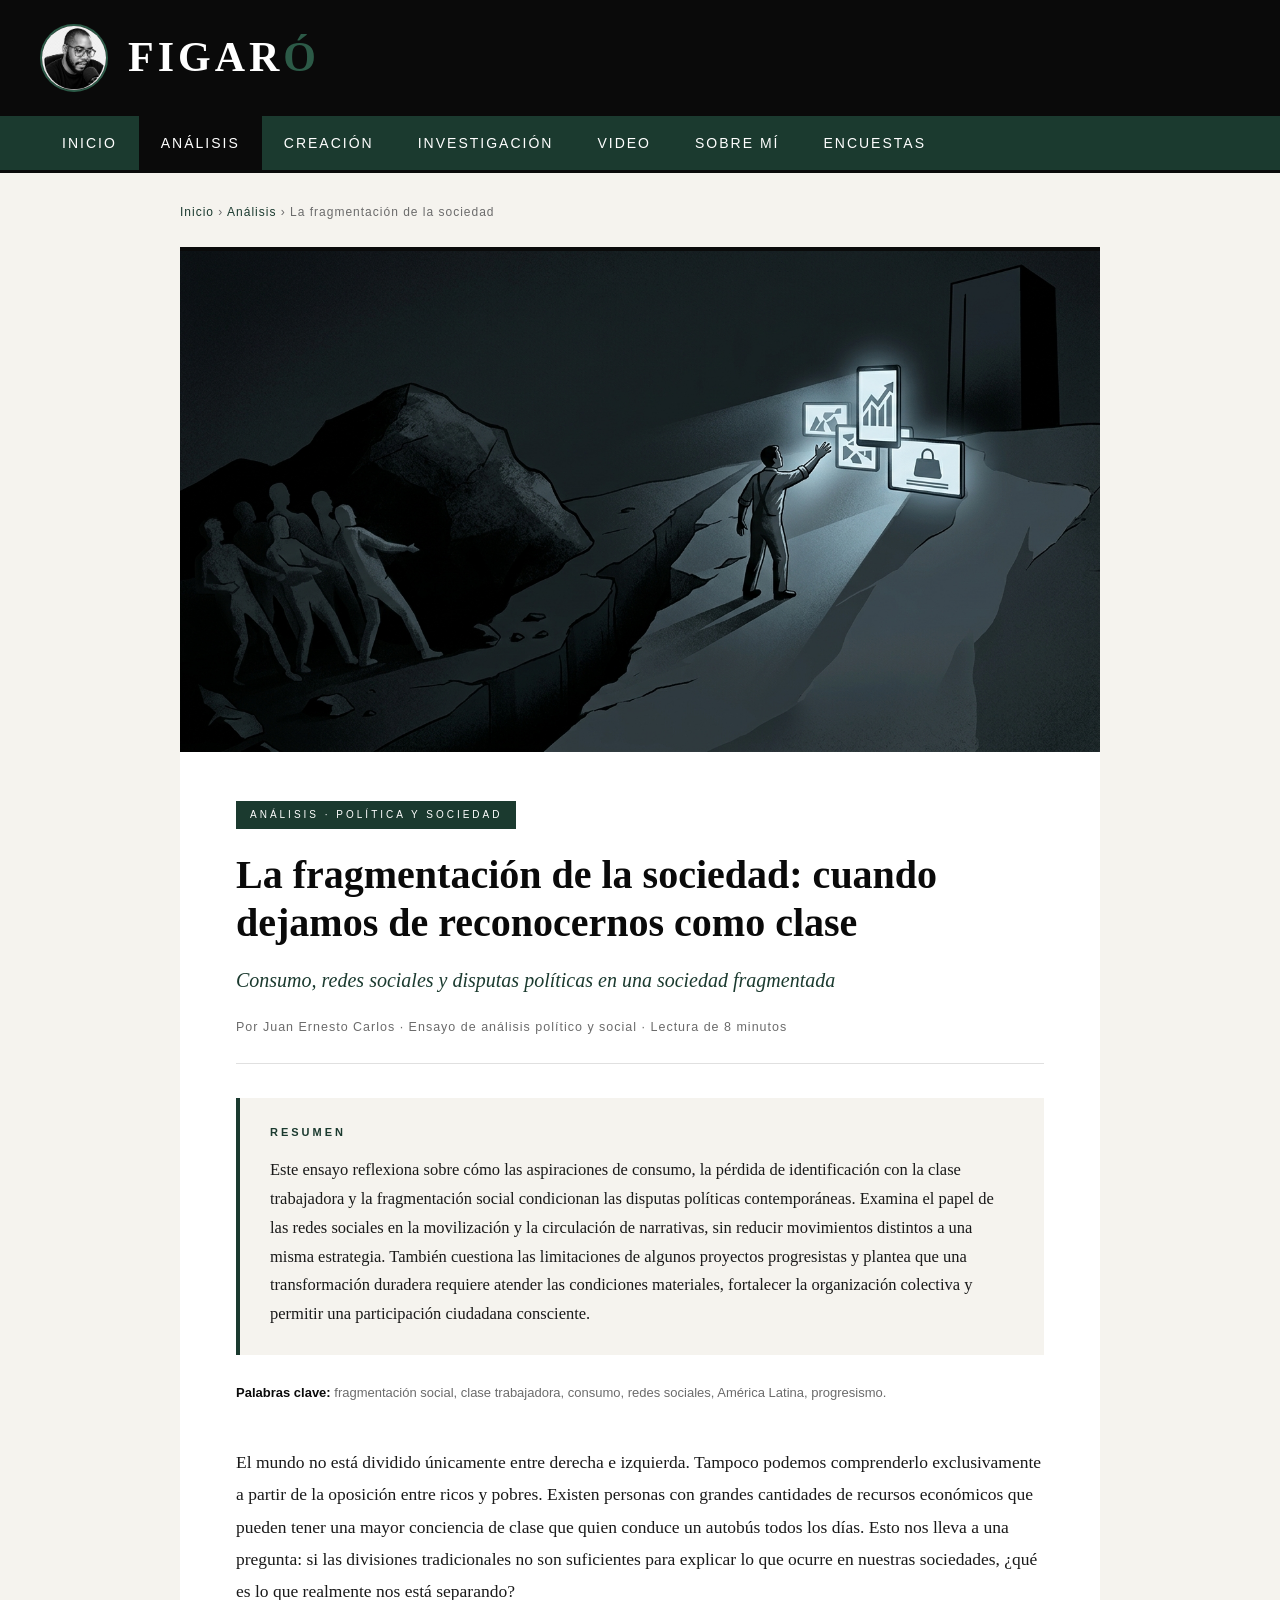
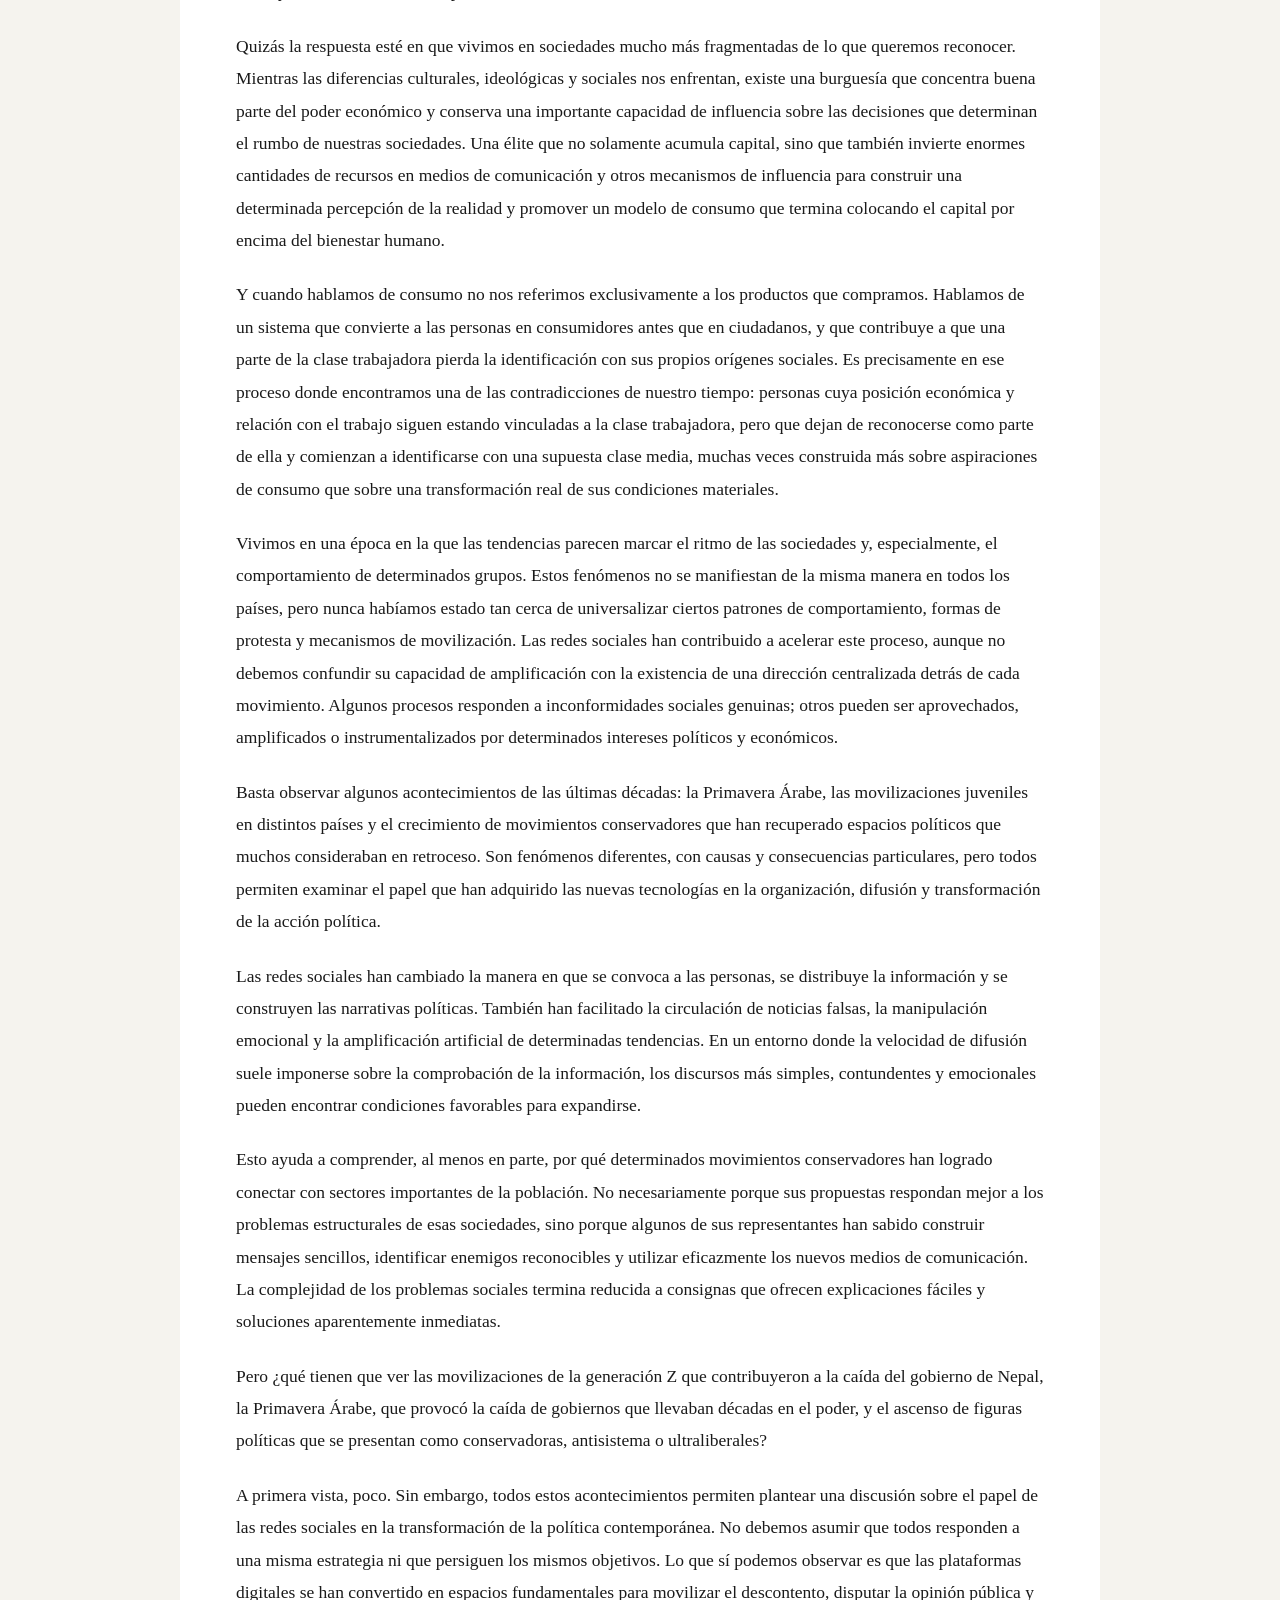
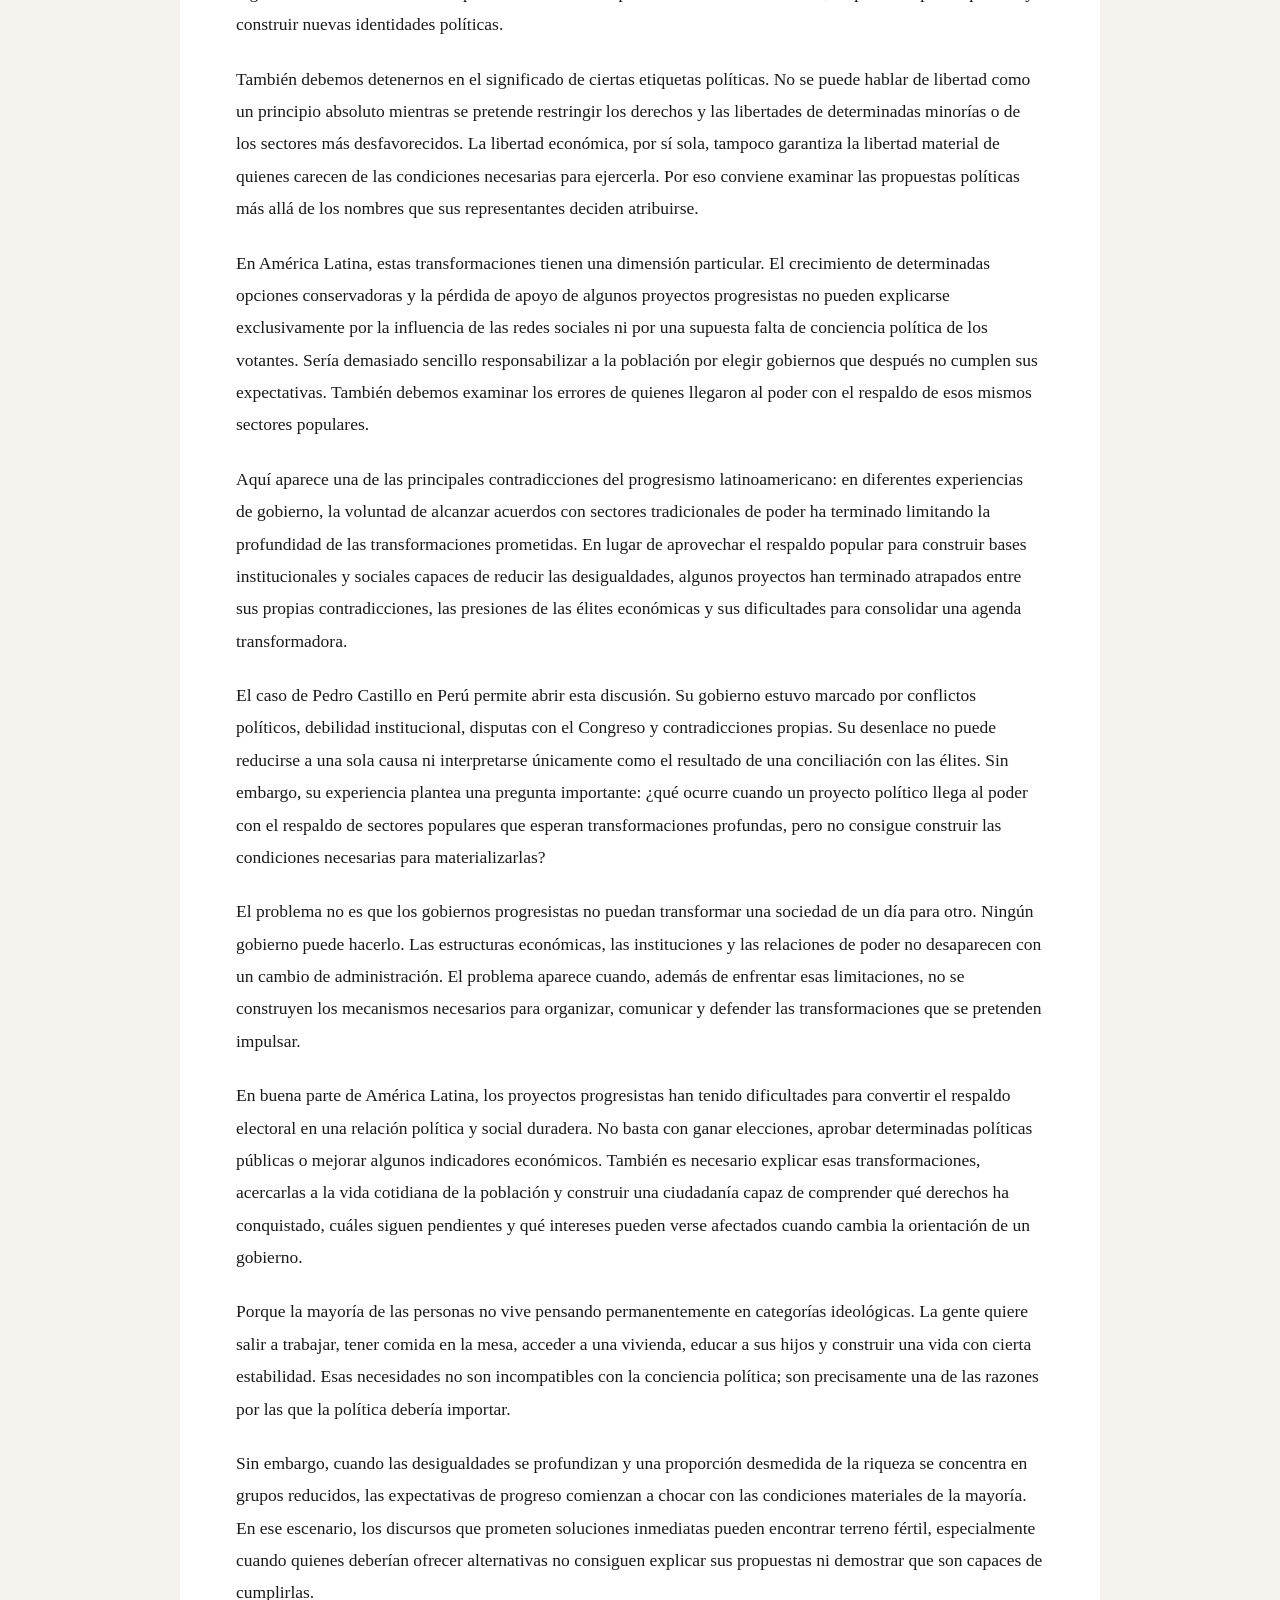
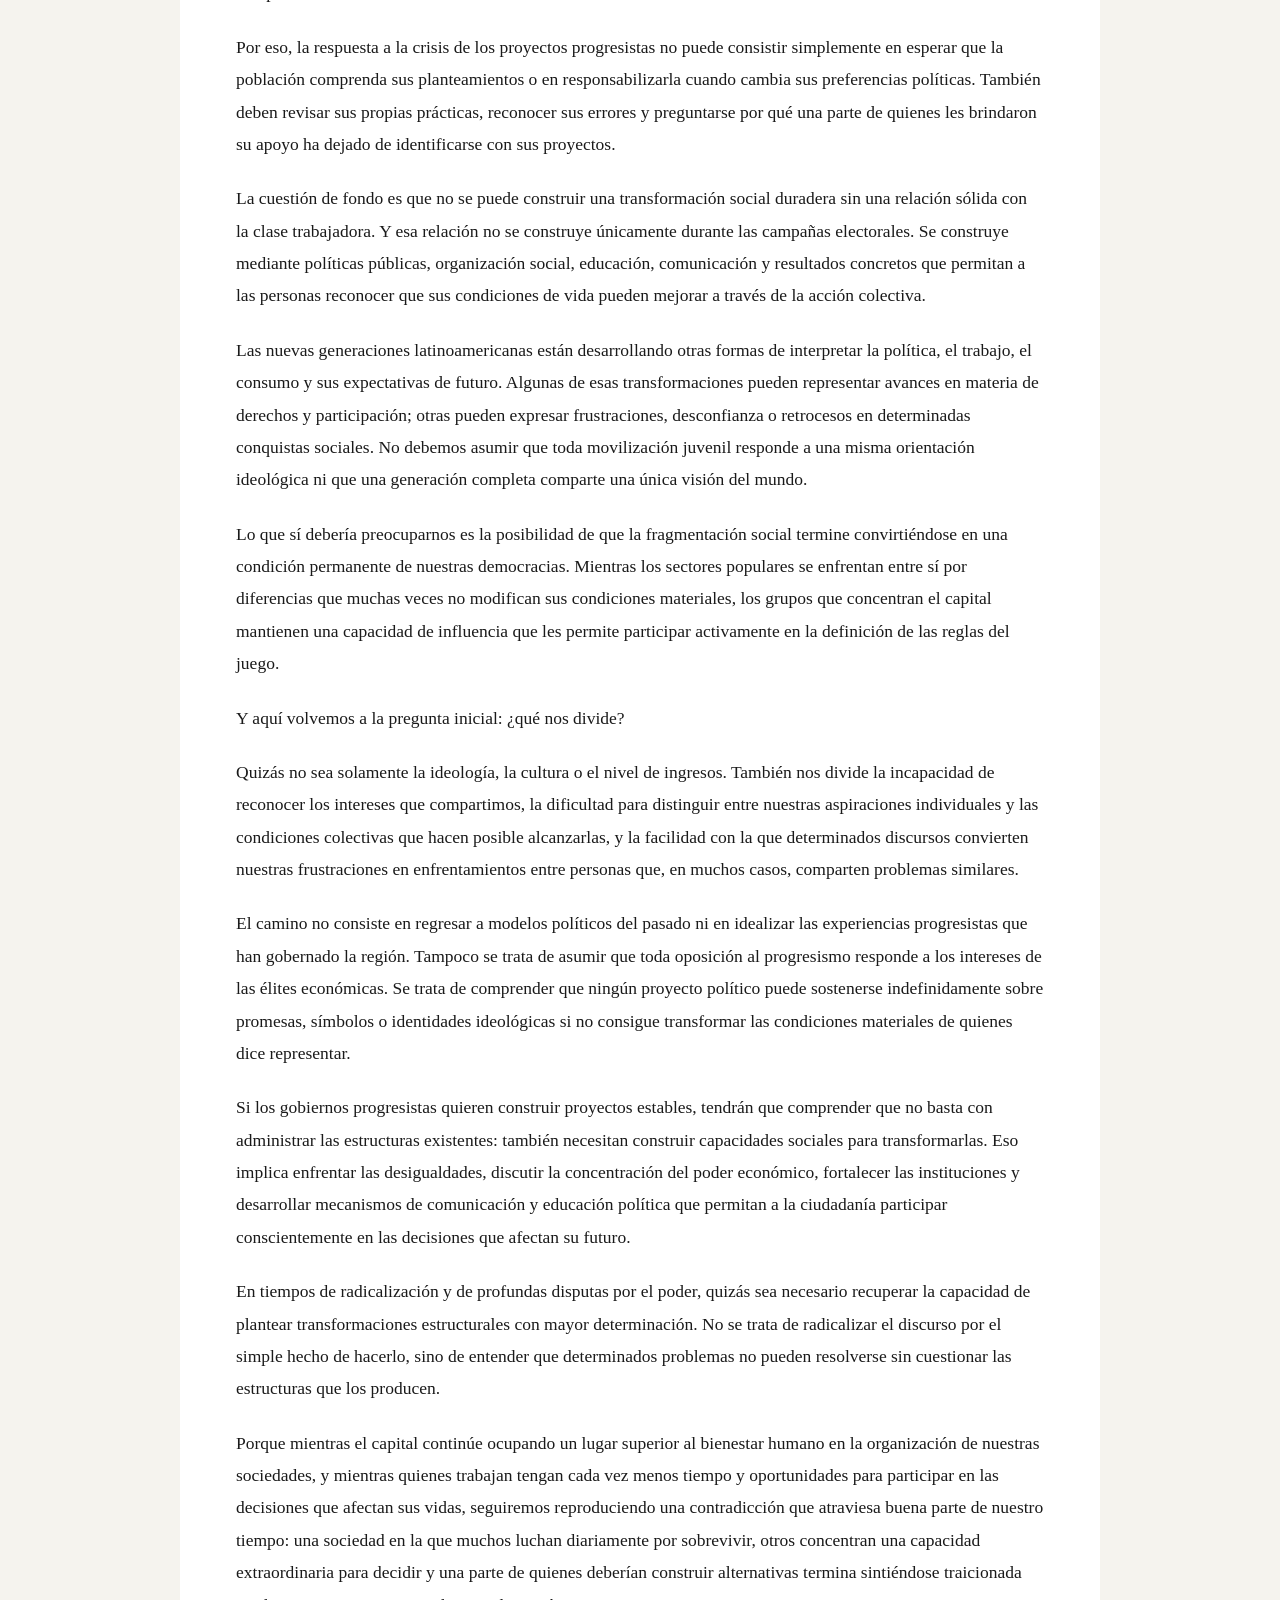
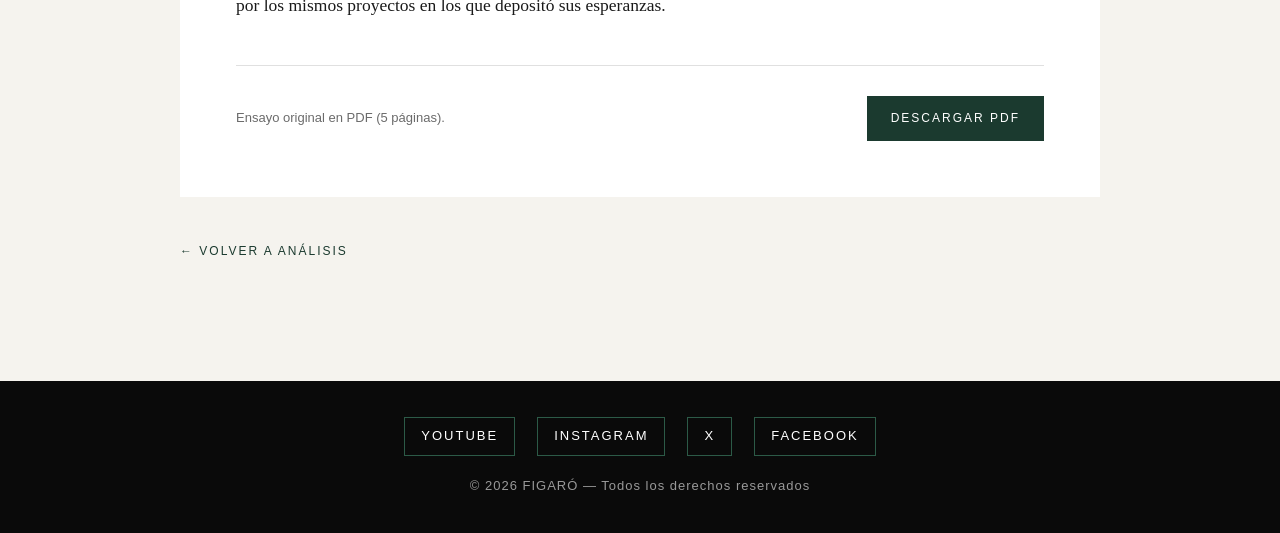
<file: analisis-2.html>
<!DOCTYPE html>
<html lang="es">
<head>
<meta charset="UTF-8">
<meta name="viewport" content="width=device-width, initial-scale=1.0">
<title>La fragmentación de la sociedad: cuando dejamos de reconocernos como clase — FIGARÓ</title>
<meta name="description" content="Ensayo sobre clase trabajadora, consumo, redes sociales y fragmentación política en América Latina.">
<meta name="author" content="Juan Ernesto Carlos">
<meta name="theme-color" content="#1B3A2F">
<link rel="icon" href="favicon.jpg" type="image/jpeg">
<link rel="apple-touch-icon" href="favicon.jpg">
<link rel="canonical" href="https://ccfigaro.github.io/figaro/analisis-2.html">

<meta property="og:type" content="article">
<meta property="og:site_name" content="FIGARÓ">
<meta property="og:locale" content="es_ES">
<meta property="og:title" content="La fragmentación de la sociedad: cuando dejamos de reconocernos como clase">
<meta property="og:description" content="Consumo, redes sociales y disputas políticas: una reflexión sobre lo que nos divide y las condiciones para construir transformaciones colectivas.">
<meta property="og:url" content="https://ccfigaro.github.io/figaro/analisis-2.html">
<meta property="og:image" content="https://ccfigaro.github.io/figaro/analisis-fragmentacion-social-portada.jpg">
<meta name="twitter:card" content="summary_large_image">
<style>
  :root {
    --verde: #1B3A2F; --verde-cl: #2C5A47;
    --negro: #0A0A0A; --blanco: #FFFFFF;
    --crema: #F5F3EE; --gris: #6B6B6B; --gris-cl: #E0E0E0;
  }
  * { margin: 0; padding: 0; box-sizing: border-box; }
  body {
    font-family: 'Georgia', 'Times New Roman', serif;
    background: var(--crema); color: var(--negro); line-height: 1.6;
  }
  header {
    background: var(--negro); color: var(--blanco);
    padding: 24px 40px; display: flex; align-items: center; gap: 20px;
  }
  .foto-perfil {
    width: 68px; height: 68px; border-radius: 50%;
    object-fit: cover; border: 2px solid var(--verde-cl); flex-shrink: 0;
  }
  .titulo-blog {
    font-family: 'Playfair Display', Georgia, serif;
    font-size: 42px; letter-spacing: 4px; font-weight: 700;
  }
  .titulo-blog span { color: var(--verde-cl); }
  nav {
    background: var(--verde); padding: 0 40px;
    display: flex; flex-wrap: wrap; border-bottom: 3px solid var(--negro);
  }
  nav a {
    color: var(--blanco); text-decoration: none; padding: 16px 22px;
    font-family: sans-serif; font-size: 14px; letter-spacing: 2px;
    text-transform: uppercase; transition: background 0.2s;
  }
  nav a:hover, nav a.activo { background: var(--negro); }
  .contenedor { max-width: 1000px; margin: 0 auto; padding: 0 40px; }
  .migas {
    font-family: sans-serif; font-size: 12px; letter-spacing: 1px;
    padding: 30px 0 0;
  }
  .migas a { color: var(--verde); text-decoration: none; }
  .migas a:hover { text-decoration: underline; }
  .migas span { color: var(--gris); }
  article {
    background: var(--blanco); border-top: 4px solid var(--negro);
    margin: 24px 0 40px; overflow: hidden;
  }
  .portada-articulo img { width: 100%; height: auto; display: block; }
  .cuerpo-articulo { padding: 48px 56px 56px; }
  .etiqueta {
    display: inline-block; background: var(--verde); color: var(--blanco);
    font-family: sans-serif; font-size: 10px; letter-spacing: 3px;
    text-transform: uppercase; padding: 6px 14px; margin-bottom: 22px;
  }
  h1.titulo-articulo {
    font-family: 'Playfair Display', Georgia, serif;
    font-size: 40px; line-height: 1.2; color: var(--negro); margin-bottom: 18px;
  }
  .subtitulo-articulo {
    font-size: 20px; font-style: italic; color: var(--verde);
    line-height: 1.5; margin-bottom: 22px;
  }
  .meta-articulo {
    font-family: sans-serif; font-size: 12.5px; color: var(--gris);
    letter-spacing: 1px; padding-bottom: 26px; margin-bottom: 34px;
    border-bottom: 1px solid var(--gris-cl);
  }
  .resumen {
    background: var(--crema); border-left: 4px solid var(--verde);
    padding: 26px 30px; margin-bottom: 26px;
  }
  .resumen h2 {
    font-family: sans-serif; font-size: 11px; letter-spacing: 3px;
    text-transform: uppercase; color: var(--verde); margin-bottom: 14px;
  }
  .resumen p { font-size: 16.5px; line-height: 1.75; color: #1a1a1a; }
  .palabras-clave {
    font-family: sans-serif; font-size: 13px; color: var(--gris);
    line-height: 1.9; margin-bottom: 40px;
  }
  .palabras-clave strong { color: var(--negro); }
  .texto p {
    font-size: 17.5px; line-height: 1.85; color: #1a1a1a; margin-bottom: 22px;
  }
  .descarga {
    margin-top: 44px; padding-top: 30px; border-top: 1px solid var(--gris-cl);
    display: flex; align-items: center; gap: 18px; flex-wrap: wrap;
  }
  .descarga p {
    font-family: sans-serif; font-size: 13px; color: var(--gris);
    margin: 0; flex: 1 1 260px;
  }
  .descarga a {
    background: var(--verde); color: var(--blanco); text-decoration: none;
    padding: 13px 24px; font-family: sans-serif; font-size: 12px;
    letter-spacing: 2px; text-transform: uppercase; transition: background 0.2s;
    white-space: nowrap;
  }
  .descarga a:hover { background: var(--negro); }
  .volver {
    display: inline-block; margin: 0 0 60px; font-family: sans-serif;
    font-size: 12px; letter-spacing: 2px; text-transform: uppercase;
    color: var(--verde); text-decoration: none;
  }
  .volver:hover { color: var(--negro); }
  footer {
    background: var(--negro); color: var(--blanco);
    text-align: center; padding: 36px 20px; margin-top: 60px;
  }
  .redes {
    display: flex; justify-content: center; gap: 22px;
    margin-bottom: 20px; flex-wrap: wrap;
  }
  .redes a {
    color: var(--blanco); text-decoration: none; font-family: sans-serif;
    font-size: 13px; letter-spacing: 2px; text-transform: uppercase;
    border: 1px solid var(--verde-cl); padding: 8px 16px; transition: background 0.2s;
  }
  .redes a:hover { background: var(--verde); }
  footer .copy {
    font-size: 13px; color: #999; font-family: sans-serif; letter-spacing: 1px;
  }
  @media (max-width: 800px) {
    .titulo-blog { font-size: 30px; letter-spacing: 2px; }
    header { padding: 20px; gap: 14px; }
    .foto-perfil { width: 54px; height: 54px; }
    nav { padding: 0 10px; }
    nav a { padding: 12px 14px; font-size: 12px; }
    .contenedor { padding: 0 20px; }
    .cuerpo-articulo { padding: 30px 22px 36px; }
    h1.titulo-articulo { font-size: 27px; }
    .subtitulo-articulo { font-size: 17px; }
    .texto p { font-size: 16.5px; }
    .resumen { padding: 20px; }
    .resumen p { font-size: 15.5px; }
  }
</style>
</head>
<body>

<header>
  <img src="mi-foto.jpg" alt="Retrato de Juan Ernesto Carlos" class="foto-perfil">
  <h1 class="titulo-blog">FIGAR<span>Ó</span></h1>
</header>

<nav>
  <a href="index.html">Inicio</a>
  <a href="analisis.html" class="activo">Análisis</a>
  <a href="creacion.html">Creación</a>
  <a href="investigacion.html">Investigación</a>
  <a href="video.html">Video</a>
  <a href="sobre-mi.html">Sobre mí</a>
  <a href="encuestas/index.html">Encuestas</a>
</nav>

<div class="contenedor">
  <p class="migas"><a href="index.html">Inicio</a> <span>›</span> <a href="analisis.html">Análisis</a> <span>›</span> <span>La fragmentación de la sociedad</span></p>

  <article>
    <div class="portada-articulo">
      <img src="analisis-fragmentacion-social-portada.jpg" alt="Personas separadas por una grieta frente a una figura que observa símbolos de consumo y crecimiento">
    </div>

    <div class="cuerpo-articulo">
      <span class="etiqueta">Análisis · Política y sociedad</span>
      <h1 class="titulo-articulo">La fragmentación de la sociedad: cuando dejamos de reconocernos como clase</h1>
      <p class="subtitulo-articulo">Consumo, redes sociales y disputas políticas en una sociedad fragmentada</p>
      <p class="meta-articulo">Por Juan Ernesto Carlos · Ensayo de análisis político y social · Lectura de 8 minutos</p>

      <div class="resumen">
        <h2>Resumen</h2>
        <p>Este ensayo reflexiona sobre cómo las aspiraciones de consumo, la pérdida de identificación con la clase trabajadora y la fragmentación social condicionan las disputas políticas contemporáneas. Examina el papel de las redes sociales en la movilización y la circulación de narrativas, sin reducir movimientos distintos a una misma estrategia. También cuestiona las limitaciones de algunos proyectos progresistas y plantea que una transformación duradera requiere atender las condiciones materiales, fortalecer la organización colectiva y permitir una participación ciudadana consciente.</p>
      </div>

      <p class="palabras-clave"><strong>Palabras clave:</strong> fragmentación social, clase trabajadora, consumo, redes sociales, América Latina, progresismo.</p>

      <div class="texto">
        <p>El mundo no está dividido únicamente entre derecha e izquierda. Tampoco podemos comprenderlo exclusivamente a partir de la oposición entre ricos y pobres. Existen personas con grandes cantidades de recursos económicos que pueden tener una mayor conciencia de clase que quien conduce un autobús todos los días. Esto nos lleva a una pregunta: si las divisiones tradicionales no son suficientes para explicar lo que ocurre en nuestras sociedades, ¿qué es lo que realmente nos está separando?</p>

        <p>Quizás la respuesta esté en que vivimos en sociedades mucho más fragmentadas de lo que queremos reconocer. Mientras las diferencias culturales, ideológicas y sociales nos enfrentan, existe una burguesía que concentra buena parte del poder económico y conserva una importante capacidad de influencia sobre las decisiones que determinan el rumbo de nuestras sociedades. Una élite que no solamente acumula capital, sino que también invierte enormes cantidades de recursos en medios de comunicación y otros mecanismos de influencia para construir una determinada percepción de la realidad y promover un modelo de consumo que termina colocando el capital por encima del bienestar humano.</p>

        <p>Y cuando hablamos de consumo no nos referimos exclusivamente a los productos que compramos. Hablamos de un sistema que convierte a las personas en consumidores antes que en ciudadanos, y que contribuye a que una parte de la clase trabajadora pierda la identificación con sus propios orígenes sociales. Es precisamente en ese proceso donde encontramos una de las contradicciones de nuestro tiempo: personas cuya posición económica y relación con el trabajo siguen estando vinculadas a la clase trabajadora, pero que dejan de reconocerse como parte de ella y comienzan a identificarse con una supuesta clase media, muchas veces construida más sobre aspiraciones de consumo que sobre una transformación real de sus condiciones materiales.</p>

        <p>Vivimos en una época en la que las tendencias parecen marcar el ritmo de las sociedades y, especialmente, el comportamiento de determinados grupos. Estos fenómenos no se manifiestan de la misma manera en todos los países, pero nunca habíamos estado tan cerca de universalizar ciertos patrones de comportamiento, formas de protesta y mecanismos de movilización. Las redes sociales han contribuido a acelerar este proceso, aunque no debemos confundir su capacidad de amplificación con la existencia de una dirección centralizada detrás de cada movimiento. Algunos procesos responden a inconformidades sociales genuinas; otros pueden ser aprovechados, amplificados o instrumentalizados por determinados intereses políticos y económicos.</p>

        <p>Basta observar algunos acontecimientos de las últimas décadas: la Primavera Árabe, las movilizaciones juveniles en distintos países y el crecimiento de movimientos conservadores que han recuperado espacios políticos que muchos consideraban en retroceso. Son fenómenos diferentes, con causas y consecuencias particulares, pero todos permiten examinar el papel que han adquirido las nuevas tecnologías en la organización, difusión y transformación de la acción política.</p>

        <p>Las redes sociales han cambiado la manera en que se convoca a las personas, se distribuye la información y se construyen las narrativas políticas. También han facilitado la circulación de noticias falsas, la manipulación emocional y la amplificación artificial de determinadas tendencias. En un entorno donde la velocidad de difusión suele imponerse sobre la comprobación de la información, los discursos más simples, contundentes y emocionales pueden encontrar condiciones favorables para expandirse.</p>

        <p>Esto ayuda a comprender, al menos en parte, por qué determinados movimientos conservadores han logrado conectar con sectores importantes de la población. No necesariamente porque sus propuestas respondan mejor a los problemas estructurales de esas sociedades, sino porque algunos de sus representantes han sabido construir mensajes sencillos, identificar enemigos reconocibles y utilizar eficazmente los nuevos medios de comunicación. La complejidad de los problemas sociales termina reducida a consignas que ofrecen explicaciones fáciles y soluciones aparentemente inmediatas.</p>

        <p>Pero ¿qué tienen que ver las movilizaciones de la generación Z que contribuyeron a la caída del gobierno de Nepal, la Primavera Árabe, que provocó la caída de gobiernos que llevaban décadas en el poder, y el ascenso de figuras políticas que se presentan como conservadoras, antisistema o ultraliberales?</p>

        <p>A primera vista, poco. Sin embargo, todos estos acontecimientos permiten plantear una discusión sobre el papel de las redes sociales en la transformación de la política contemporánea. No debemos asumir que todos responden a una misma estrategia ni que persiguen los mismos objetivos. Lo que sí podemos observar es que las plataformas digitales se han convertido en espacios fundamentales para movilizar el descontento, disputar la opinión pública y construir nuevas identidades políticas.</p>

        <p>También debemos detenernos en el significado de ciertas etiquetas políticas. No se puede hablar de libertad como un principio absoluto mientras se pretende restringir los derechos y las libertades de determinadas minorías o de los sectores más desfavorecidos. La libertad económica, por sí sola, tampoco garantiza la libertad material de quienes carecen de las condiciones necesarias para ejercerla. Por eso conviene examinar las propuestas políticas más allá de los nombres que sus representantes deciden atribuirse.</p>

        <p>En América Latina, estas transformaciones tienen una dimensión particular. El crecimiento de determinadas opciones conservadoras y la pérdida de apoyo de algunos proyectos progresistas no pueden explicarse exclusivamente por la influencia de las redes sociales ni por una supuesta falta de conciencia política de los votantes. Sería demasiado sencillo responsabilizar a la población por elegir gobiernos que después no cumplen sus expectativas. También debemos examinar los errores de quienes llegaron al poder con el respaldo de esos mismos sectores populares.</p>

        <p>Aquí aparece una de las principales contradicciones del progresismo latinoamericano: en diferentes experiencias de gobierno, la voluntad de alcanzar acuerdos con sectores tradicionales de poder ha terminado limitando la profundidad de las transformaciones prometidas. En lugar de aprovechar el respaldo popular para construir bases institucionales y sociales capaces de reducir las desigualdades, algunos proyectos han terminado atrapados entre sus propias contradicciones, las presiones de las élites económicas y sus dificultades para consolidar una agenda transformadora.</p>

        <p>El caso de Pedro Castillo en Perú permite abrir esta discusión. Su gobierno estuvo marcado por conflictos políticos, debilidad institucional, disputas con el Congreso y contradicciones propias. Su desenlace no puede reducirse a una sola causa ni interpretarse únicamente como el resultado de una conciliación con las élites. Sin embargo, su experiencia plantea una pregunta importante: ¿qué ocurre cuando un proyecto político llega al poder con el respaldo de sectores populares que esperan transformaciones profundas, pero no consigue construir las condiciones necesarias para materializarlas?</p>

        <p>El problema no es que los gobiernos progresistas no puedan transformar una sociedad de un día para otro. Ningún gobierno puede hacerlo. Las estructuras económicas, las instituciones y las relaciones de poder no desaparecen con un cambio de administración. El problema aparece cuando, además de enfrentar esas limitaciones, no se construyen los mecanismos necesarios para organizar, comunicar y defender las transformaciones que se pretenden impulsar.</p>

        <p>En buena parte de América Latina, los proyectos progresistas han tenido dificultades para convertir el respaldo electoral en una relación política y social duradera. No basta con ganar elecciones, aprobar determinadas políticas públicas o mejorar algunos indicadores económicos. También es necesario explicar esas transformaciones, acercarlas a la vida cotidiana de la población y construir una ciudadanía capaz de comprender qué derechos ha conquistado, cuáles siguen pendientes y qué intereses pueden verse afectados cuando cambia la orientación de un gobierno.</p>

        <p>Porque la mayoría de las personas no vive pensando permanentemente en categorías ideológicas. La gente quiere salir a trabajar, tener comida en la mesa, acceder a una vivienda, educar a sus hijos y construir una vida con cierta estabilidad. Esas necesidades no son incompatibles con la conciencia política; son precisamente una de las razones por las que la política debería importar.</p>

        <p>Sin embargo, cuando las desigualdades se profundizan y una proporción desmedida de la riqueza se concentra en grupos reducidos, las expectativas de progreso comienzan a chocar con las condiciones materiales de la mayoría. En ese escenario, los discursos que prometen soluciones inmediatas pueden encontrar terreno fértil, especialmente cuando quienes deberían ofrecer alternativas no consiguen explicar sus propuestas ni demostrar que son capaces de cumplirlas.</p>

        <p>Por eso, la respuesta a la crisis de los proyectos progresistas no puede consistir simplemente en esperar que la población comprenda sus planteamientos o en responsabilizarla cuando cambia sus preferencias políticas. También deben revisar sus propias prácticas, reconocer sus errores y preguntarse por qué una parte de quienes les brindaron su apoyo ha dejado de identificarse con sus proyectos.</p>

        <p>La cuestión de fondo es que no se puede construir una transformación social duradera sin una relación sólida con la clase trabajadora. Y esa relación no se construye únicamente durante las campañas electorales. Se construye mediante políticas públicas, organización social, educación, comunicación y resultados concretos que permitan a las personas reconocer que sus condiciones de vida pueden mejorar a través de la acción colectiva.</p>

        <p>Las nuevas generaciones latinoamericanas están desarrollando otras formas de interpretar la política, el trabajo, el consumo y sus expectativas de futuro. Algunas de esas transformaciones pueden representar avances en materia de derechos y participación; otras pueden expresar frustraciones, desconfianza o retrocesos en determinadas conquistas sociales. No debemos asumir que toda movilización juvenil responde a una misma orientación ideológica ni que una generación completa comparte una única visión del mundo.</p>

        <p>Lo que sí debería preocuparnos es la posibilidad de que la fragmentación social termine convirtiéndose en una condición permanente de nuestras democracias. Mientras los sectores populares se enfrentan entre sí por diferencias que muchas veces no modifican sus condiciones materiales, los grupos que concentran el capital mantienen una capacidad de influencia que les permite participar activamente en la definición de las reglas del juego.</p>

        <p>Y aquí volvemos a la pregunta inicial: ¿qué nos divide?</p>

        <p>Quizás no sea solamente la ideología, la cultura o el nivel de ingresos. También nos divide la incapacidad de reconocer los intereses que compartimos, la dificultad para distinguir entre nuestras aspiraciones individuales y las condiciones colectivas que hacen posible alcanzarlas, y la facilidad con la que determinados discursos convierten nuestras frustraciones en enfrentamientos entre personas que, en muchos casos, comparten problemas similares.</p>

        <p>El camino no consiste en regresar a modelos políticos del pasado ni en idealizar las experiencias progresistas que han gobernado la región. Tampoco se trata de asumir que toda oposición al progresismo responde a los intereses de las élites económicas. Se trata de comprender que ningún proyecto político puede sostenerse indefinidamente sobre promesas, símbolos o identidades ideológicas si no consigue transformar las condiciones materiales de quienes dice representar.</p>

        <p>Si los gobiernos progresistas quieren construir proyectos estables, tendrán que comprender que no basta con administrar las estructuras existentes: también necesitan construir capacidades sociales para transformarlas. Eso implica enfrentar las desigualdades, discutir la concentración del poder económico, fortalecer las instituciones y desarrollar mecanismos de comunicación y educación política que permitan a la ciudadanía participar conscientemente en las decisiones que afectan su futuro.</p>

        <p>En tiempos de radicalización y de profundas disputas por el poder, quizás sea necesario recuperar la capacidad de plantear transformaciones estructurales con mayor determinación. No se trata de radicalizar el discurso por el simple hecho de hacerlo, sino de entender que determinados problemas no pueden resolverse sin cuestionar las estructuras que los producen.</p>

        <p>Porque mientras el capital continúe ocupando un lugar superior al bienestar humano en la organización de nuestras sociedades, y mientras quienes trabajan tengan cada vez menos tiempo y oportunidades para participar en las decisiones que afectan sus vidas, seguiremos reproduciendo una contradicción que atraviesa buena parte de nuestro tiempo: una sociedad en la que muchos luchan diariamente por sobrevivir, otros concentran una capacidad extraordinaria para decidir y una parte de quienes deberían construir alternativas termina sintiéndose traicionada por los mismos proyectos en los que depositó sus esperanzas.</p>
      </div>

      <div class="descarga">
        <p>Ensayo original en PDF (5 páginas).</p>
        <a href="fragmentacion-social.pdf" download>Descargar PDF</a>
      </div>
    </div>
  </article>

  <a href="analisis.html" class="volver">← Volver a Análisis</a>
</div>

<footer>
  <div class="redes">
    <a href="https://www.youtube.com/@Burrolom" target="_blank" rel="noopener">YouTube</a>
    <a href="https://instagram.com/WFIGARO" target="_blank" rel="noopener">Instagram</a>
    <a href="https://x.com/Burrolom" target="_blank" rel="noopener">X</a>
    <a href="https://facebook.com/CcFigaro" target="_blank" rel="noopener">Facebook</a>
  </div>
  <p class="copy">© 2026 FIGARÓ — Todos los derechos reservados</p>
</footer>

</body>
</html>
</file>
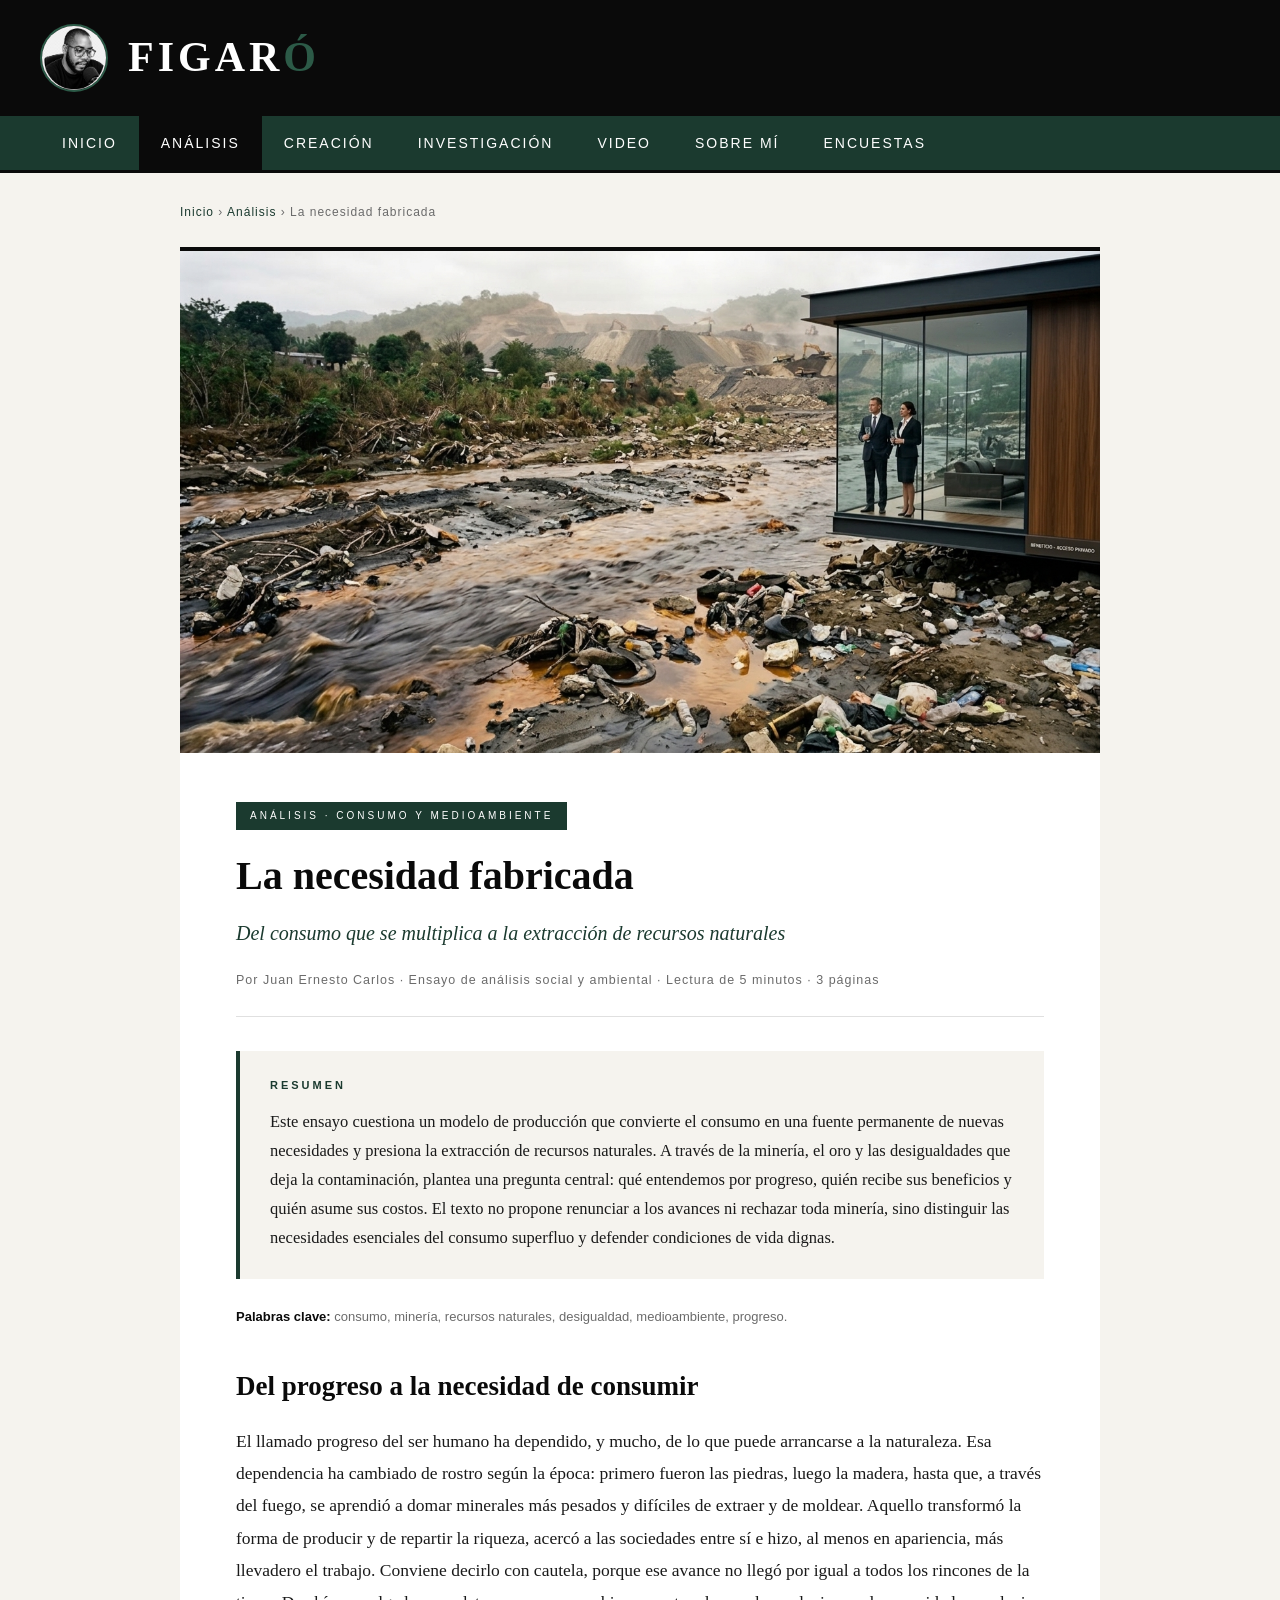
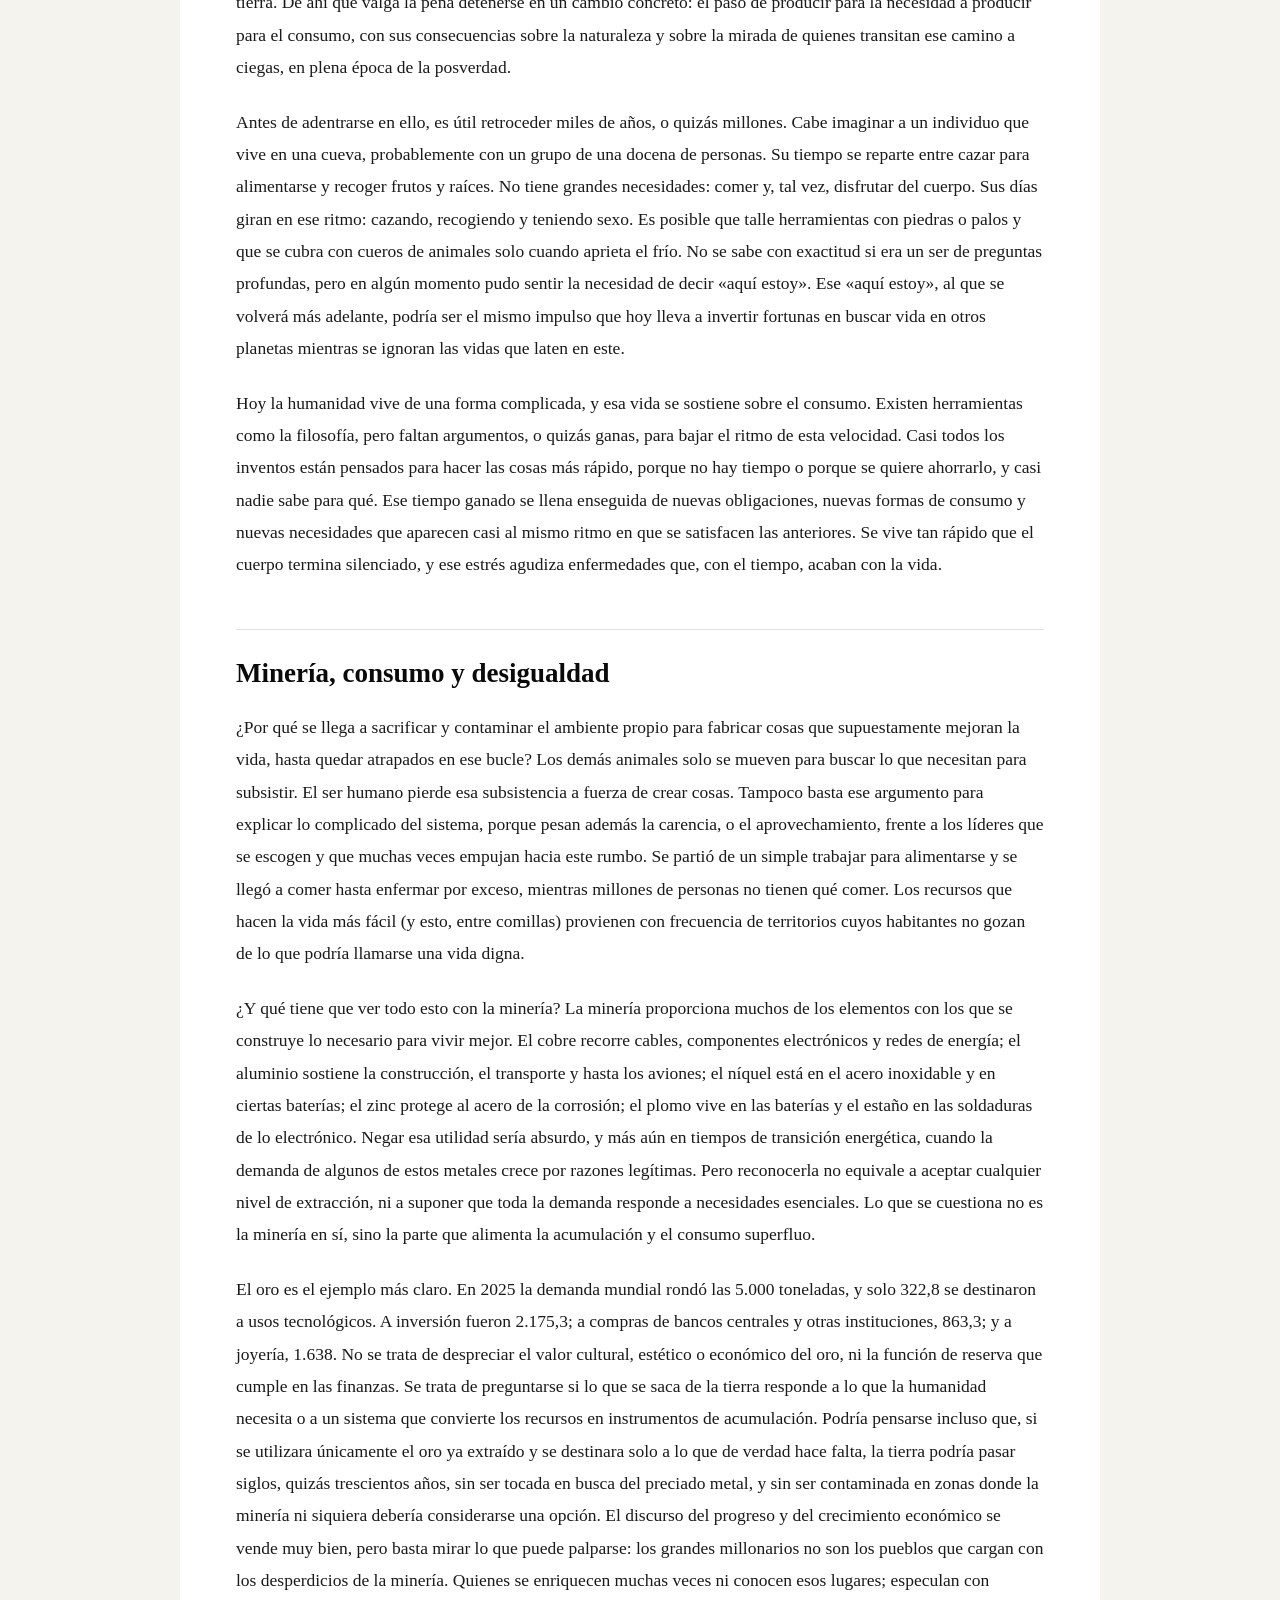
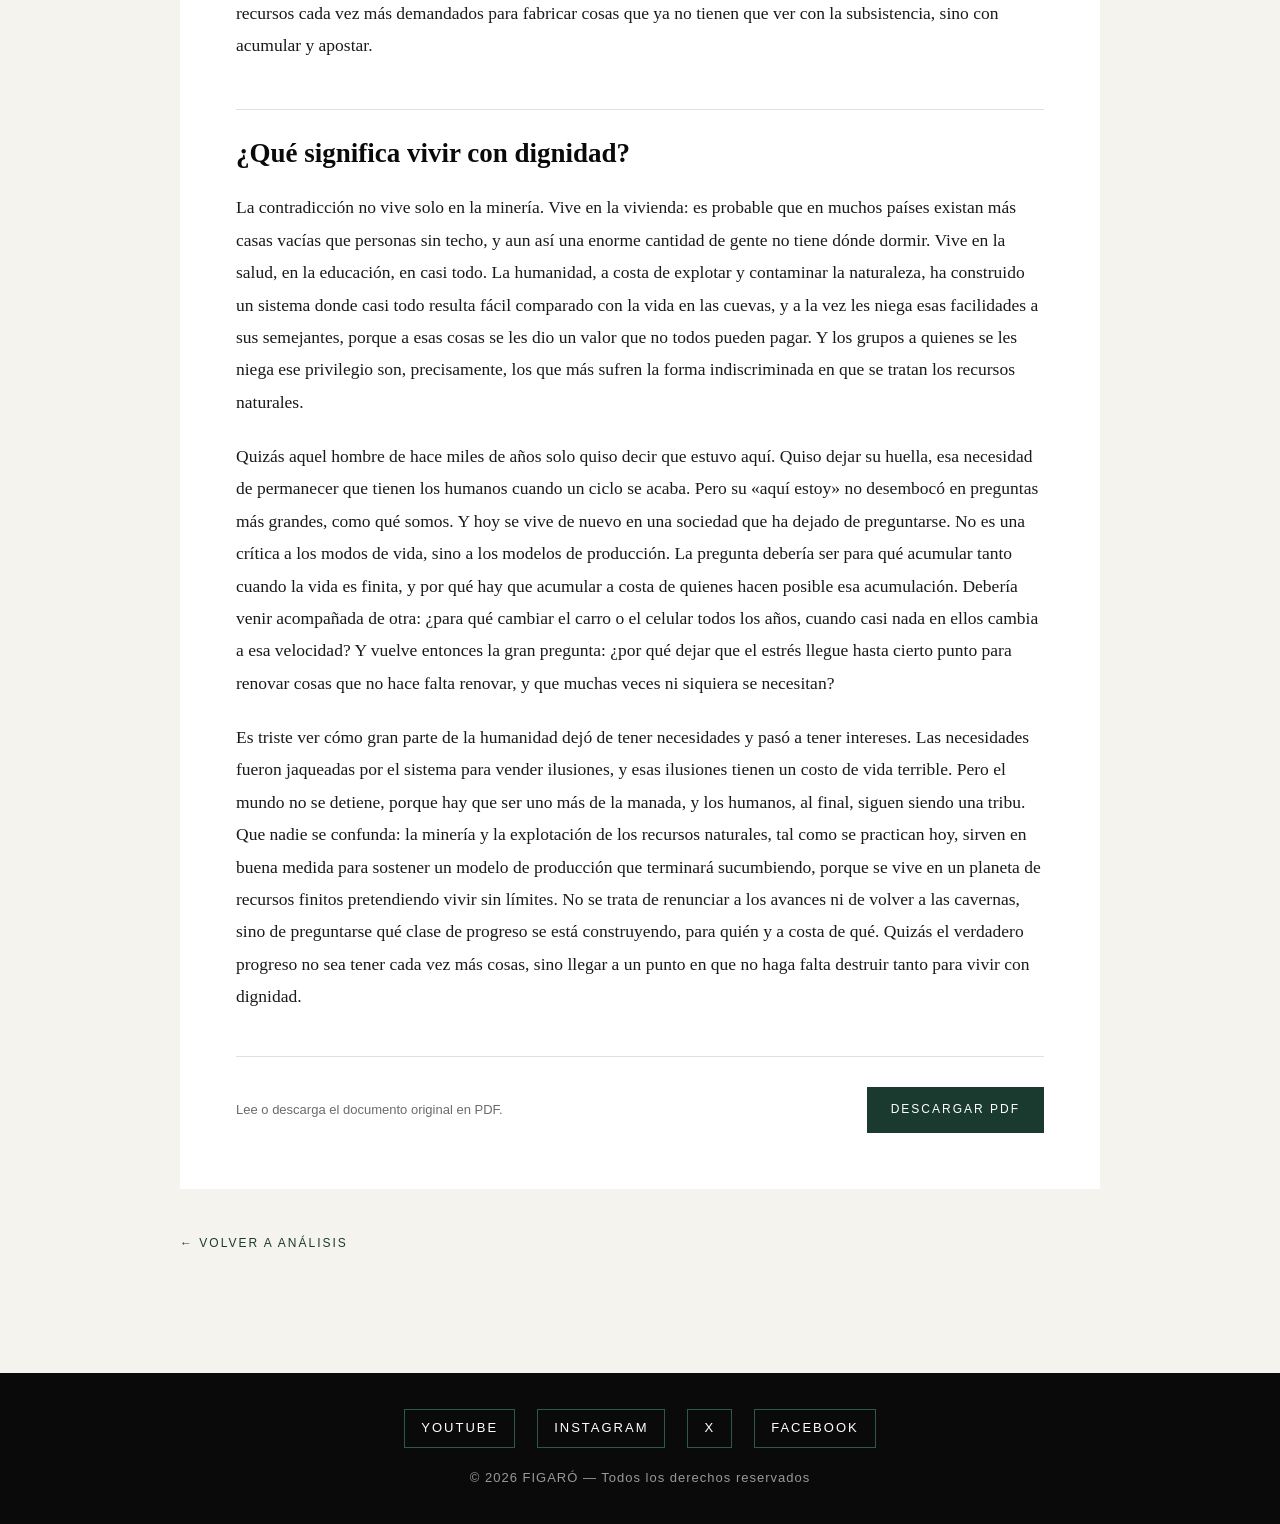
<file: analisis-3.html>
<!DOCTYPE html>
<html lang="es">
<head>
<meta charset="UTF-8">
<meta name="viewport" content="width=device-width, initial-scale=1.0">
<title>La necesidad fabricada — FIGARÓ</title>
<meta name="description" content="Un ensayo sobre consumo, extracción minera y la distancia entre el progreso económico y una vida digna.">
<meta name="author" content="Juan Ernesto Carlos">
<meta name="theme-color" content="#1B3A2F">
<link rel="icon" href="favicon.jpg" type="image/jpeg">
<link rel="apple-touch-icon" href="favicon.jpg">
<link rel="canonical" href="https://ccfigaro.github.io/figaro/analisis-3.html">
<meta property="og:type" content="article">
<meta property="og:site_name" content="FIGARÓ">
<meta property="og:locale" content="es_ES">
<meta property="og:title" content="La necesidad fabricada">
<meta property="og:description" content="Del consumo que se multiplica a la extracción de recursos naturales: ¿qué clase de progreso se construye, para quién y a costa de qué?">
<meta property="og:url" content="https://ccfigaro.github.io/figaro/analisis-3.html">
<meta property="og:image" content="https://ccfigaro.github.io/figaro/analisis-necesidad-fabricada-portada.jpg">
<meta name="twitter:card" content="summary_large_image">
<style>
  :root {
    --verde: #1B3A2F; --verde-cl: #2C5A47;
    --negro: #0A0A0A; --blanco: #FFFFFF;
    --crema: #F5F3EE; --gris: #6B6B6B; --gris-cl: #E0E0E0;
  }
  * { margin: 0; padding: 0; box-sizing: border-box; }
  body {
    font-family: 'Georgia', 'Times New Roman', serif;
    background: var(--crema); color: var(--negro); line-height: 1.6;
  }
  header {
    background: var(--negro); color: var(--blanco);
    padding: 24px 40px; display: flex; align-items: center; gap: 20px;
  }
  .foto-perfil {
    width: 68px; height: 68px; border-radius: 50%;
    object-fit: cover; border: 2px solid var(--verde-cl); flex-shrink: 0;
  }
  .titulo-blog {
    font-family: 'Playfair Display', Georgia, serif;
    font-size: 42px; letter-spacing: 4px; font-weight: 700;
  }
  .titulo-blog span { color: var(--verde-cl); }
  nav {
    background: var(--verde); padding: 0 40px;
    display: flex; flex-wrap: wrap; border-bottom: 3px solid var(--negro);
  }
  nav a {
    color: var(--blanco); text-decoration: none; padding: 16px 22px;
    font-family: sans-serif; font-size: 14px; letter-spacing: 2px;
    text-transform: uppercase; transition: background 0.2s;
  }
  nav a:hover, nav a.activo { background: var(--negro); }
  .contenedor { max-width: 1000px; margin: 0 auto; padding: 0 40px; }
  .migas {
    font-family: sans-serif; font-size: 12px; letter-spacing: 1px;
    padding: 30px 0 0;
  }
  .migas a { color: var(--verde); text-decoration: none; }
  .migas a:hover { text-decoration: underline; }
  .migas span { color: var(--gris); }
  article {
    background: var(--blanco); border-top: 4px solid var(--negro);
    margin: 24px 0 40px; overflow: hidden;
  }
  .portada-articulo img { width: 100%; height: auto; display: block; }
  .cuerpo-articulo { padding: 48px 56px 56px; }
  .etiqueta {
    display: inline-block; background: var(--verde); color: var(--blanco);
    font-family: sans-serif; font-size: 10px; letter-spacing: 3px;
    text-transform: uppercase; padding: 6px 14px; margin-bottom: 22px;
  }
  h1.titulo-articulo {
    font-family: 'Playfair Display', Georgia, serif;
    font-size: 40px; line-height: 1.2; color: var(--negro); margin-bottom: 18px;
  }
  .subtitulo-articulo {
    font-size: 20px; font-style: italic; color: var(--verde);
    line-height: 1.5; margin-bottom: 22px;
  }
  .meta-articulo {
    font-family: sans-serif; font-size: 12.5px; color: var(--gris);
    letter-spacing: 1px; padding-bottom: 26px; margin-bottom: 34px;
    border-bottom: 1px solid var(--gris-cl);
  }
  .resumen {
    background: var(--crema); border-left: 4px solid var(--verde);
    padding: 26px 30px; margin-bottom: 26px;
  }
  .resumen h2, .nota-editorial h2 {
    font-family: sans-serif; font-size: 11px; letter-spacing: 3px;
    text-transform: uppercase; color: var(--verde); margin-bottom: 14px;
  }
  .resumen p { font-size: 16.5px; line-height: 1.75; color: #1a1a1a; }
  .palabras-clave {
    font-family: sans-serif; font-size: 13px; color: var(--gris);
    line-height: 1.9; margin-bottom: 40px;
  }
  .palabras-clave strong { color: var(--negro); }
  .texto p {
    font-size: 17.5px; line-height: 1.85; color: #1a1a1a; margin-bottom: 22px;
  }
  .texto h2 {
    font-family: 'Playfair Display', Georgia, serif;
    font-size: 27px; line-height: 1.3; color: var(--negro);
    margin: 48px 0 20px; padding-top: 26px; border-top: 1px solid var(--gris-cl);
  }
  .texto h2:first-child { margin-top: 0; padding-top: 0; border-top: none; }
  .descarga {
    margin-top: 44px; padding-top: 30px; border-top: 1px solid var(--gris-cl);
    display: flex; align-items: center; gap: 18px; flex-wrap: wrap;
  }
  .descarga p {
    font-family: sans-serif; font-size: 13px; color: var(--gris);
    margin: 0; flex: 1 1 260px;
  }
  .descarga a {
    background: var(--verde); color: var(--blanco); text-decoration: none;
    padding: 13px 24px; font-family: sans-serif; font-size: 12px;
    letter-spacing: 2px; text-transform: uppercase; transition: background 0.2s;
    white-space: nowrap;
  }
  .descarga a:hover { background: var(--negro); }
  .volver {
    display: inline-block; margin: 0 0 60px; font-family: sans-serif;
    font-size: 12px; letter-spacing: 2px; text-transform: uppercase;
    color: var(--verde); text-decoration: none;
  }
  .volver:hover { color: var(--negro); }
  footer {
    background: var(--negro); color: var(--blanco);
    text-align: center; padding: 36px 20px; margin-top: 60px;
  }
  .redes {
    display: flex; justify-content: center; gap: 22px;
    margin-bottom: 20px; flex-wrap: wrap;
  }
  .redes a {
    color: var(--blanco); text-decoration: none; font-family: sans-serif;
    font-size: 13px; letter-spacing: 2px; text-transform: uppercase;
    border: 1px solid var(--verde-cl); padding: 8px 16px; transition: background 0.2s;
  }
  .redes a:hover { background: var(--verde); }
  footer .copy {
    font-size: 13px; color: #999; font-family: sans-serif; letter-spacing: 1px;
  }
  @media (max-width: 800px) {
    .titulo-blog { font-size: 30px; letter-spacing: 2px; }
    header { padding: 20px; gap: 14px; }
    .foto-perfil { width: 54px; height: 54px; }
    nav { padding: 0 10px; }
    nav a { padding: 12px 14px; font-size: 12px; }
    .contenedor { padding: 0 20px; }
    .cuerpo-articulo { padding: 30px 22px 36px; }
    h1.titulo-articulo { font-size: 27px; }
    .subtitulo-articulo { font-size: 17px; }
    .texto p { font-size: 16.5px; }
    .resumen { padding: 20px; }
    .resumen p { font-size: 15.5px; }
  }
</style>
</head>
<body>

<header>
  <img src="mi-foto.jpg" alt="Retrato de Juan Ernesto Carlos" class="foto-perfil">
  <h1 class="titulo-blog">FIGAR<span>Ó</span></h1>
</header>

<nav aria-label="Navegación principal">
  <a href="index.html">Inicio</a>
  <a href="analisis.html" class="activo">Análisis</a>
  <a href="creacion.html">Creación</a>
  <a href="investigacion.html">Investigación</a>
  <a href="video.html">Video</a>
  <a href="sobre-mi.html">Sobre mí</a>
  <a href="encuestas/index.html">Encuestas</a>
</nav>

<div class="contenedor">
  <p class="migas"><a href="index.html">Inicio</a> <span>›</span> <a href="analisis.html">Análisis</a> <span>›</span> <span>La necesidad fabricada</span></p>

  <article>
    <div class="portada-articulo">
      <img src="analisis-necesidad-fabricada-portada.jpg" alt="Un río contaminado junto a una explotación minera y un edificio moderno donde dos personas observan el paisaje">
    </div>

    <div class="cuerpo-articulo">
      <span class="etiqueta">Análisis · Consumo y medioambiente</span>
      <h1 class="titulo-articulo">La necesidad fabricada</h1>
      <p class="subtitulo-articulo">Del consumo que se multiplica a la extracción de recursos naturales</p>
      <p class="meta-articulo">Por Juan Ernesto Carlos · Ensayo de análisis social y ambiental · Lectura de 5 minutos · 3 páginas</p>

      <div class="resumen">
        <h2>Resumen</h2>
        <p>Este ensayo cuestiona un modelo de producción que convierte el consumo en una fuente permanente de nuevas necesidades y presiona la extracción de recursos naturales. A través de la minería, el oro y las desigualdades que deja la contaminación, plantea una pregunta central: qué entendemos por progreso, quién recibe sus beneficios y quién asume sus costos. El texto no propone renunciar a los avances ni rechazar toda minería, sino distinguir las necesidades esenciales del consumo superfluo y defender condiciones de vida dignas.</p>
      </div>

      <p class="palabras-clave"><strong>Palabras clave:</strong> consumo, minería, recursos naturales, desigualdad, medioambiente, progreso.</p>

      <div class="texto">
        <h2>Del progreso a la necesidad de consumir</h2>

        <p>El llamado progreso del ser humano ha dependido, y mucho, de lo que puede arrancarse a la naturaleza. Esa dependencia ha cambiado de rostro según la época: primero fueron las piedras, luego la madera, hasta que, a través del fuego, se aprendió a domar minerales más pesados y difíciles de extraer y de moldear. Aquello transformó la forma de producir y de repartir la riqueza, acercó a las sociedades entre sí e hizo, al menos en apariencia, más llevadero el trabajo. Conviene decirlo con cautela, porque ese avance no llegó por igual a todos los rincones de la tierra. De ahí que valga la pena detenerse en un cambio concreto: el paso de producir para la necesidad a producir para el consumo, con sus consecuencias sobre la naturaleza y sobre la mirada de quienes transitan ese camino a ciegas, en plena época de la posverdad.</p>

        <p>Antes de adentrarse en ello, es útil retroceder miles de años, o quizás millones. Cabe imaginar a un individuo que vive en una cueva, probablemente con un grupo de una docena de personas. Su tiempo se reparte entre cazar para alimentarse y recoger frutos y raíces. No tiene grandes necesidades: comer y, tal vez, disfrutar del cuerpo. Sus días giran en ese ritmo: cazando, recogiendo y teniendo sexo. Es posible que talle herramientas con piedras o palos y que se cubra con cueros de animales solo cuando aprieta el frío. No se sabe con exactitud si era un ser de preguntas profundas, pero en algún momento pudo sentir la necesidad de decir «aquí estoy». Ese «aquí estoy», al que se volverá más adelante, podría ser el mismo impulso que hoy lleva a invertir fortunas en buscar vida en otros planetas mientras se ignoran las vidas que laten en este.</p>

        <p>Hoy la humanidad vive de una forma complicada, y esa vida se sostiene sobre el consumo. Existen herramientas como la filosofía, pero faltan argumentos, o quizás ganas, para bajar el ritmo de esta velocidad. Casi todos los inventos están pensados para hacer las cosas más rápido, porque no hay tiempo o porque se quiere ahorrarlo, y casi nadie sabe para qué. Ese tiempo ganado se llena enseguida de nuevas obligaciones, nuevas formas de consumo y nuevas necesidades que aparecen casi al mismo ritmo en que se satisfacen las anteriores. Se vive tan rápido que el cuerpo termina silenciado, y ese estrés agudiza enfermedades que, con el tiempo, acaban con la vida.</p>

        <h2>Minería, consumo y desigualdad</h2>

        <p>¿Por qué se llega a sacrificar y contaminar el ambiente propio para fabricar cosas que supuestamente mejoran la vida, hasta quedar atrapados en ese bucle? Los demás animales solo se mueven para buscar lo que necesitan para subsistir. El ser humano pierde esa subsistencia a fuerza de crear cosas. Tampoco basta ese argumento para explicar lo complicado del sistema, porque pesan además la carencia, o el aprovechamiento, frente a los líderes que se escogen y que muchas veces empujan hacia este rumbo. Se partió de un simple trabajar para alimentarse y se llegó a comer hasta enfermar por exceso, mientras millones de personas no tienen qué comer. Los recursos que hacen la vida más fácil (y esto, entre comillas) provienen con frecuencia de territorios cuyos habitantes no gozan de lo que podría llamarse una vida digna.</p>

        <p>¿Y qué tiene que ver todo esto con la minería? La minería proporciona muchos de los elementos con los que se construye lo necesario para vivir mejor. El cobre recorre cables, componentes electrónicos y redes de energía; el aluminio sostiene la construcción, el transporte y hasta los aviones; el níquel está en el acero inoxidable y en ciertas baterías; el zinc protege al acero de la corrosión; el plomo vive en las baterías y el estaño en las soldaduras de lo electrónico. Negar esa utilidad sería absurdo, y más aún en tiempos de transición energética, cuando la demanda de algunos de estos metales crece por razones legítimas. Pero reconocerla no equivale a aceptar cualquier nivel de extracción, ni a suponer que toda la demanda responde a necesidades esenciales. Lo que se cuestiona no es la minería en sí, sino la parte que alimenta la acumulación y el consumo superfluo.</p>

        <p>El oro es el ejemplo más claro. En 2025 la demanda mundial rondó las 5.000 toneladas, y solo 322,8 se destinaron a usos tecnológicos. A inversión fueron 2.175,3; a compras de bancos centrales y otras instituciones, 863,3; y a joyería, 1.638. No se trata de despreciar el valor cultural, estético o económico del oro, ni la función de reserva que cumple en las finanzas. Se trata de preguntarse si lo que se saca de la tierra responde a lo que la humanidad necesita o a un sistema que convierte los recursos en instrumentos de acumulación. Podría pensarse incluso que, si se utilizara únicamente el oro ya extraído y se destinara solo a lo que de verdad hace falta, la tierra podría pasar siglos, quizás trescientos años, sin ser tocada en busca del preciado metal, y sin ser contaminada en zonas donde la minería ni siquiera debería considerarse una opción. El discurso del progreso y del crecimiento económico se vende muy bien, pero basta mirar lo que puede palparse: los grandes millonarios no son los pueblos que cargan con los desperdicios de la minería. Quienes se enriquecen muchas veces ni conocen esos lugares; especulan con recursos cada vez más demandados para fabricar cosas que ya no tienen que ver con la subsistencia, sino con acumular y apostar.</p>

        <h2>¿Qué significa vivir con dignidad?</h2>

        <p>La contradicción no vive solo en la minería. Vive en la vivienda: es probable que en muchos países existan más casas vacías que personas sin techo, y aun así una enorme cantidad de gente no tiene dónde dormir. Vive en la salud, en la educación, en casi todo. La humanidad, a costa de explotar y contaminar la naturaleza, ha construido un sistema donde casi todo resulta fácil comparado con la vida en las cuevas, y a la vez les niega esas facilidades a sus semejantes, porque a esas cosas se les dio un valor que no todos pueden pagar. Y los grupos a quienes se les niega ese privilegio son, precisamente, los que más sufren la forma indiscriminada en que se tratan los recursos naturales.</p>

        <p>Quizás aquel hombre de hace miles de años solo quiso decir que estuvo aquí. Quiso dejar su huella, esa necesidad de permanecer que tienen los humanos cuando un ciclo se acaba. Pero su «aquí estoy» no desembocó en preguntas más grandes, como qué somos. Y hoy se vive de nuevo en una sociedad que ha dejado de preguntarse. No es una crítica a los modos de vida, sino a los modelos de producción. La pregunta debería ser para qué acumular tanto cuando la vida es finita, y por qué hay que acumular a costa de quienes hacen posible esa acumulación. Debería venir acompañada de otra: ¿para qué cambiar el carro o el celular todos los años, cuando casi nada en ellos cambia a esa velocidad? Y vuelve entonces la gran pregunta: ¿por qué dejar que el estrés llegue hasta cierto punto para renovar cosas que no hace falta renovar, y que muchas veces ni siquiera se necesitan?</p>

        <p>Es triste ver cómo gran parte de la humanidad dejó de tener necesidades y pasó a tener intereses. Las necesidades fueron jaqueadas por el sistema para vender ilusiones, y esas ilusiones tienen un costo de vida terrible. Pero el mundo no se detiene, porque hay que ser uno más de la manada, y los humanos, al final, siguen siendo una tribu. Que nadie se confunda: la minería y la explotación de los recursos naturales, tal como se practican hoy, sirven en buena medida para sostener un modelo de producción que terminará sucumbiendo, porque se vive en un planeta de recursos finitos pretendiendo vivir sin límites. No se trata de renunciar a los avances ni de volver a las cavernas, sino de preguntarse qué clase de progreso se está construyendo, para quién y a costa de qué. Quizás el verdadero progreso no sea tener cada vez más cosas, sino llegar a un punto en que no haga falta destruir tanto para vivir con dignidad.</p>
      </div>

      <div class="descarga">
        <p>Lee o descarga el documento original en PDF.</p>
        <a href="necesidad-fabricada.pdf" download>Descargar PDF</a>
      </div>
    </div>
  </article>

  <a class="volver" href="analisis.html">← Volver a Análisis</a>
</div>

<footer>
  <div class="redes">
    <a href="https://www.youtube.com/@Burrolom" target="_blank" rel="noopener">YouTube</a>
    <a href="https://instagram.com/WFIGARO" target="_blank" rel="noopener">Instagram</a>
    <a href="https://x.com/Burrolom" target="_blank" rel="noopener">X</a>
    <a href="https://facebook.com/CcFigaro" target="_blank" rel="noopener">Facebook</a>
  </div>
  <p class="copy">© 2026 FIGARÓ — Todos los derechos reservados</p>
</footer>

</body>
</html>
</file>
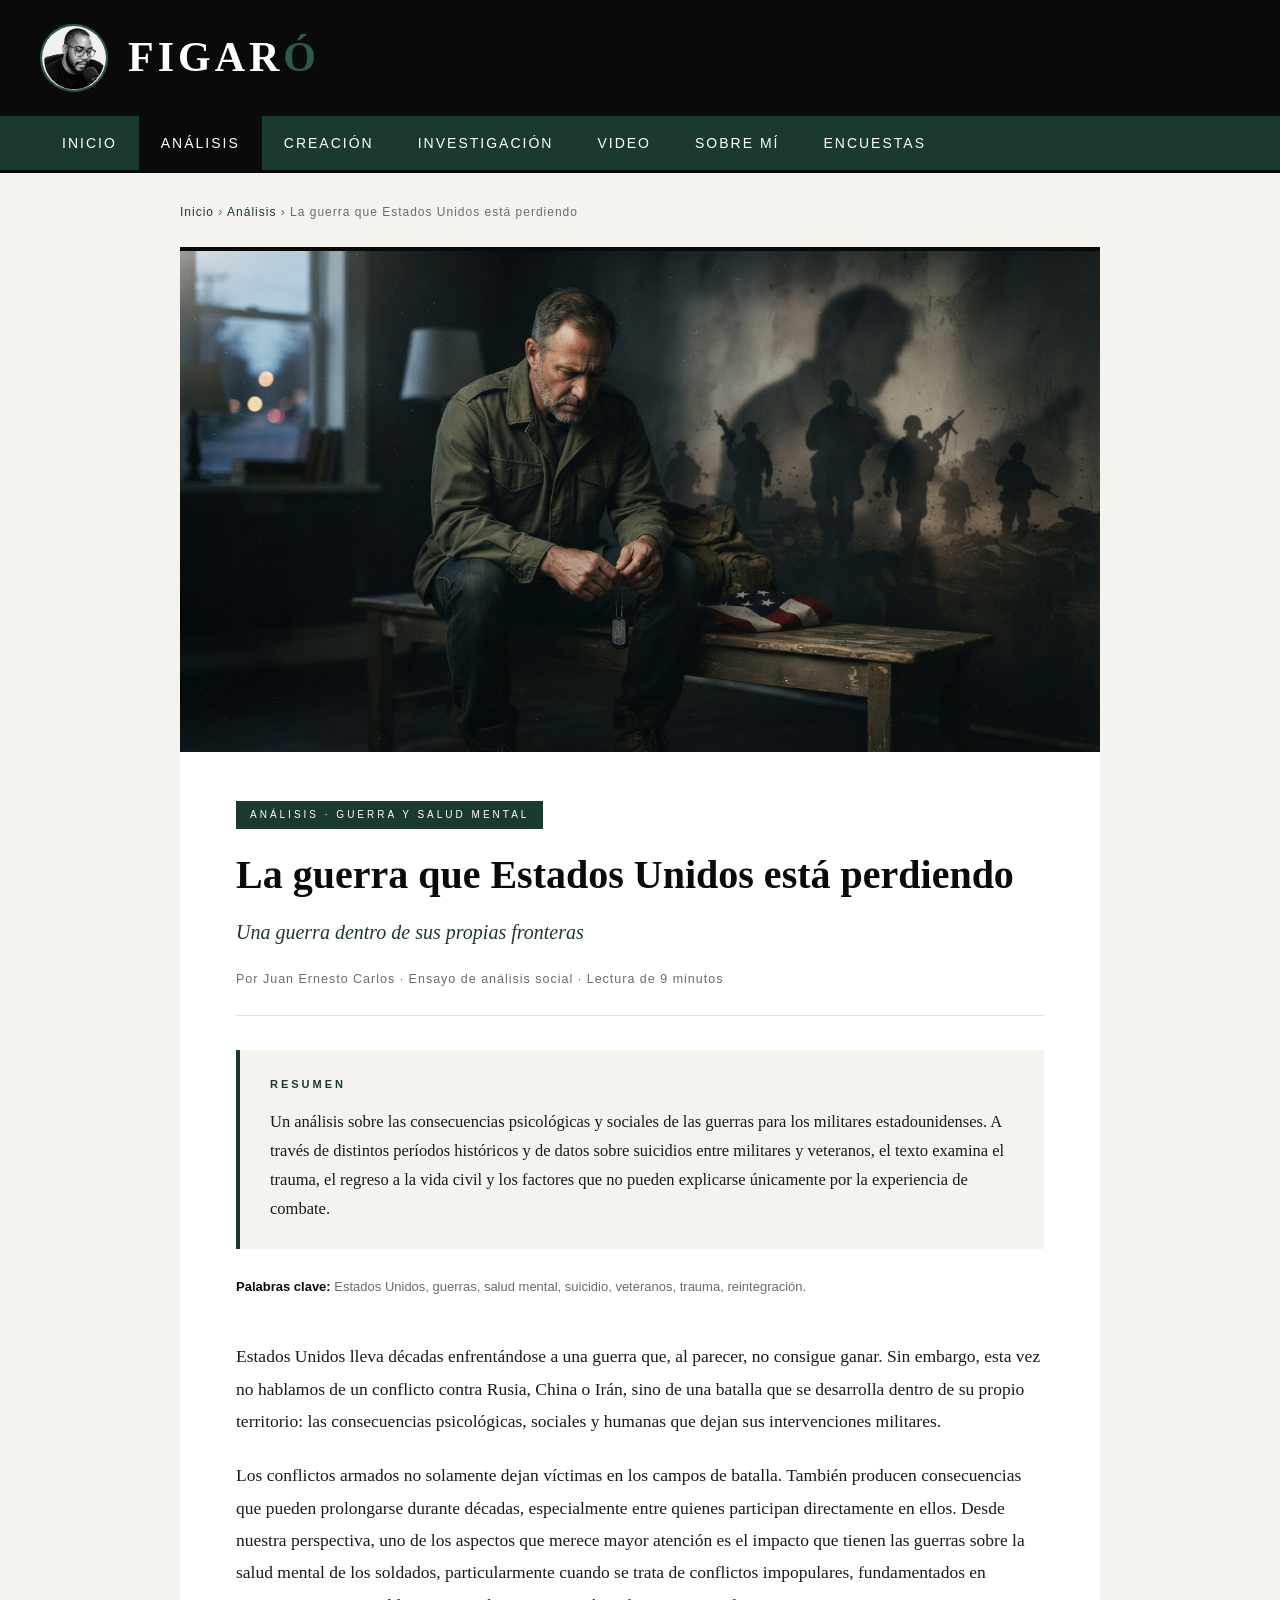
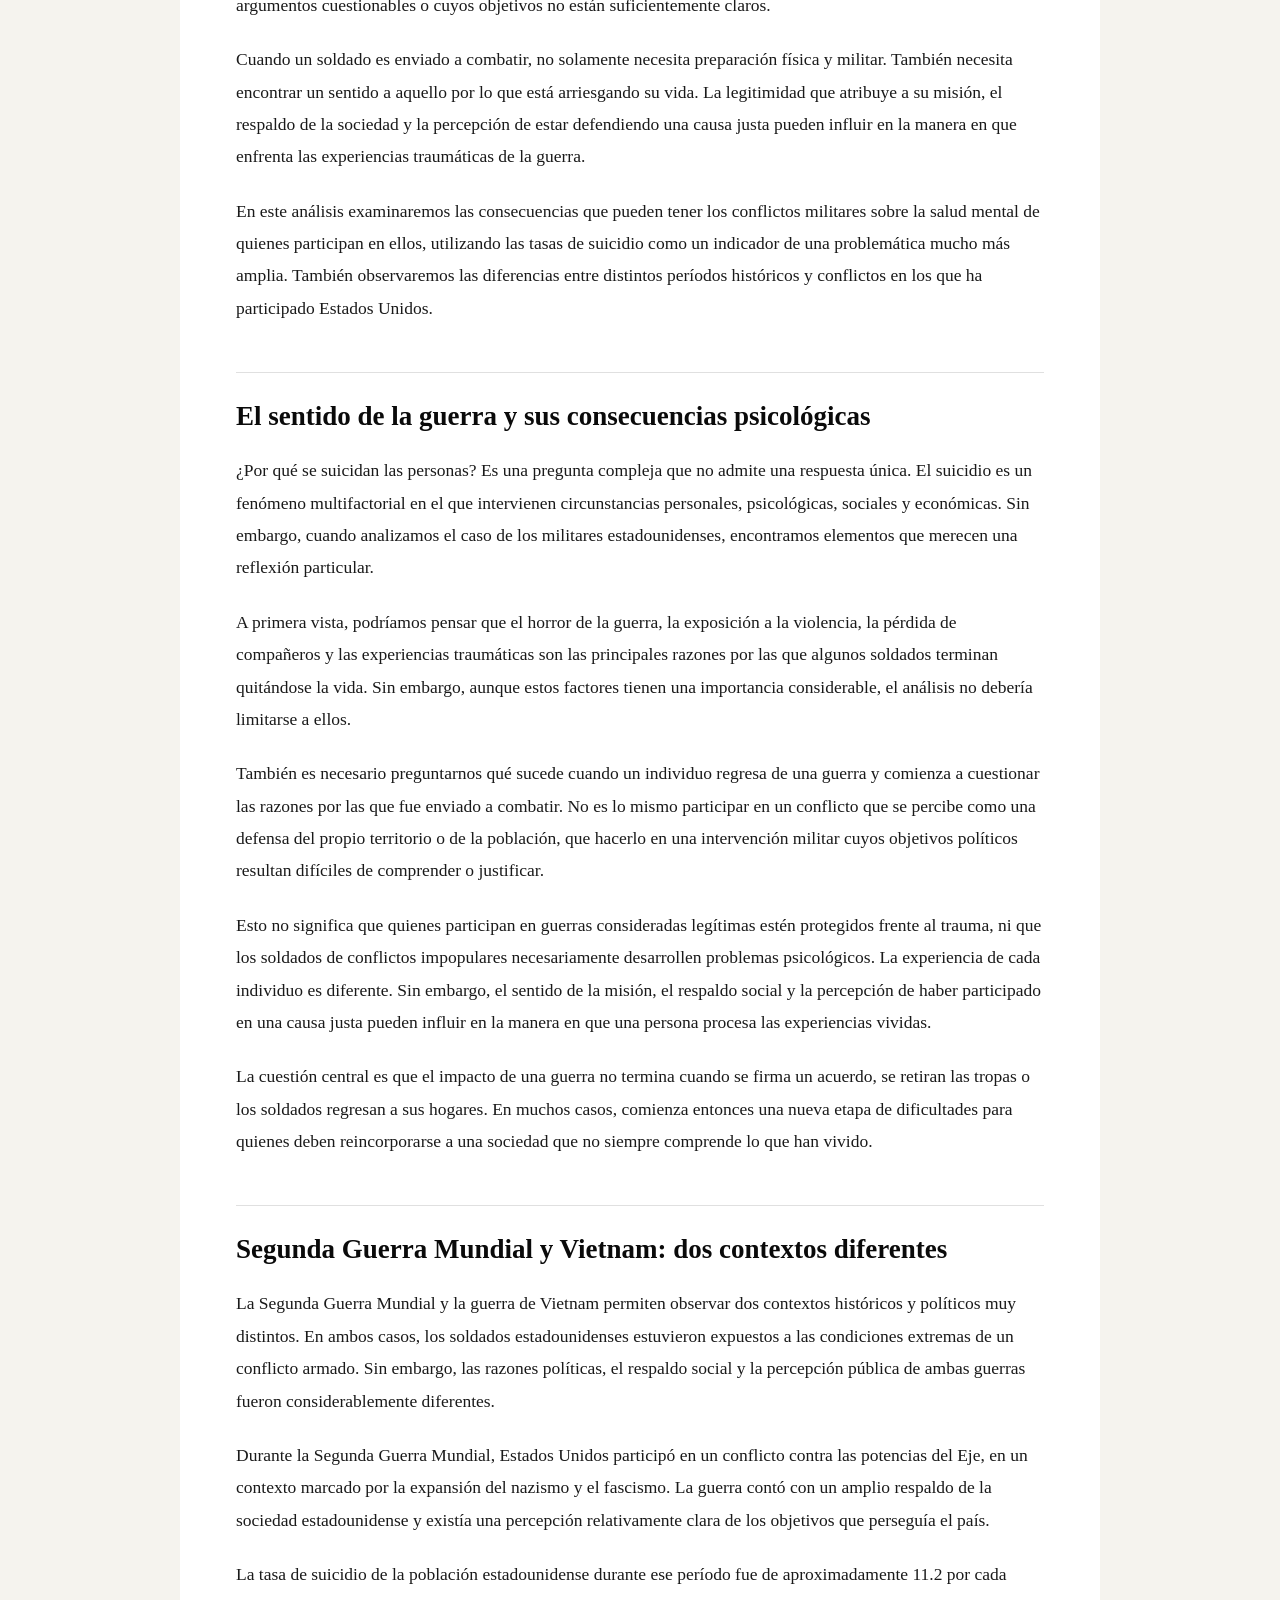
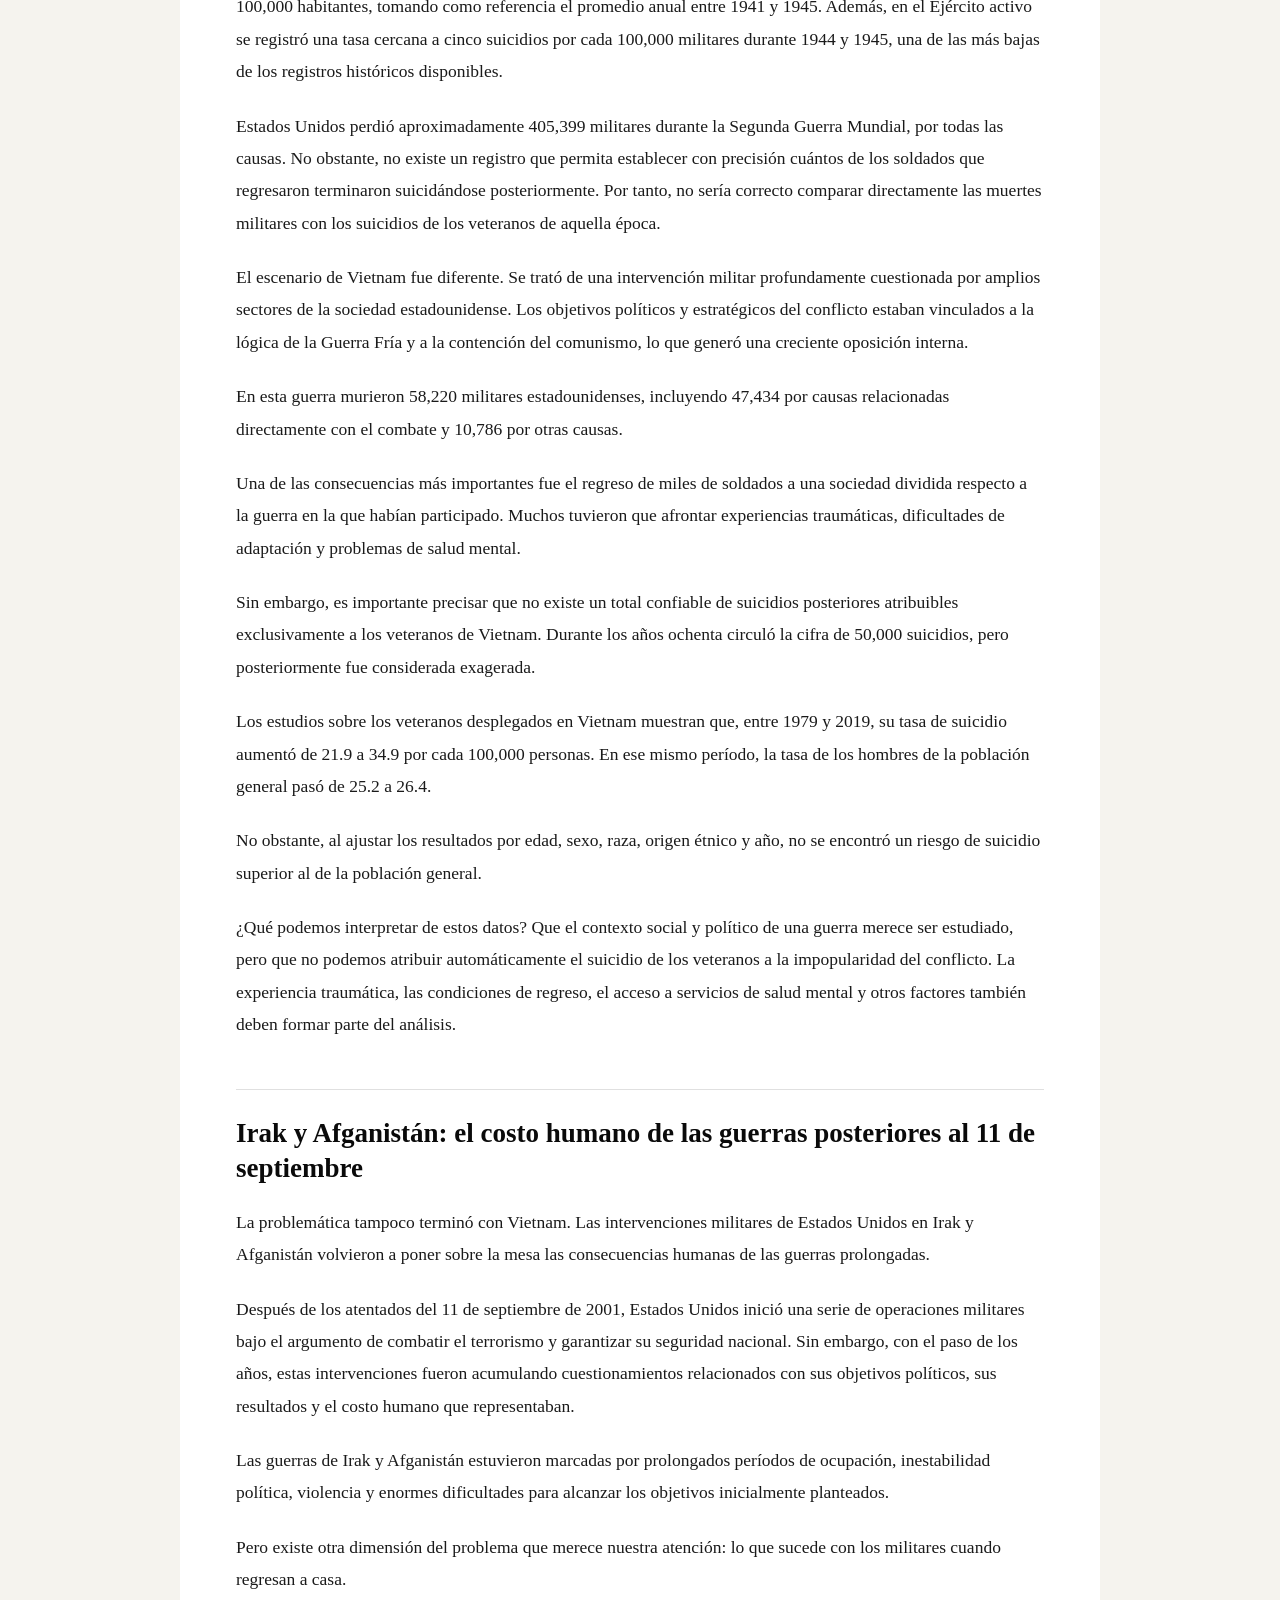
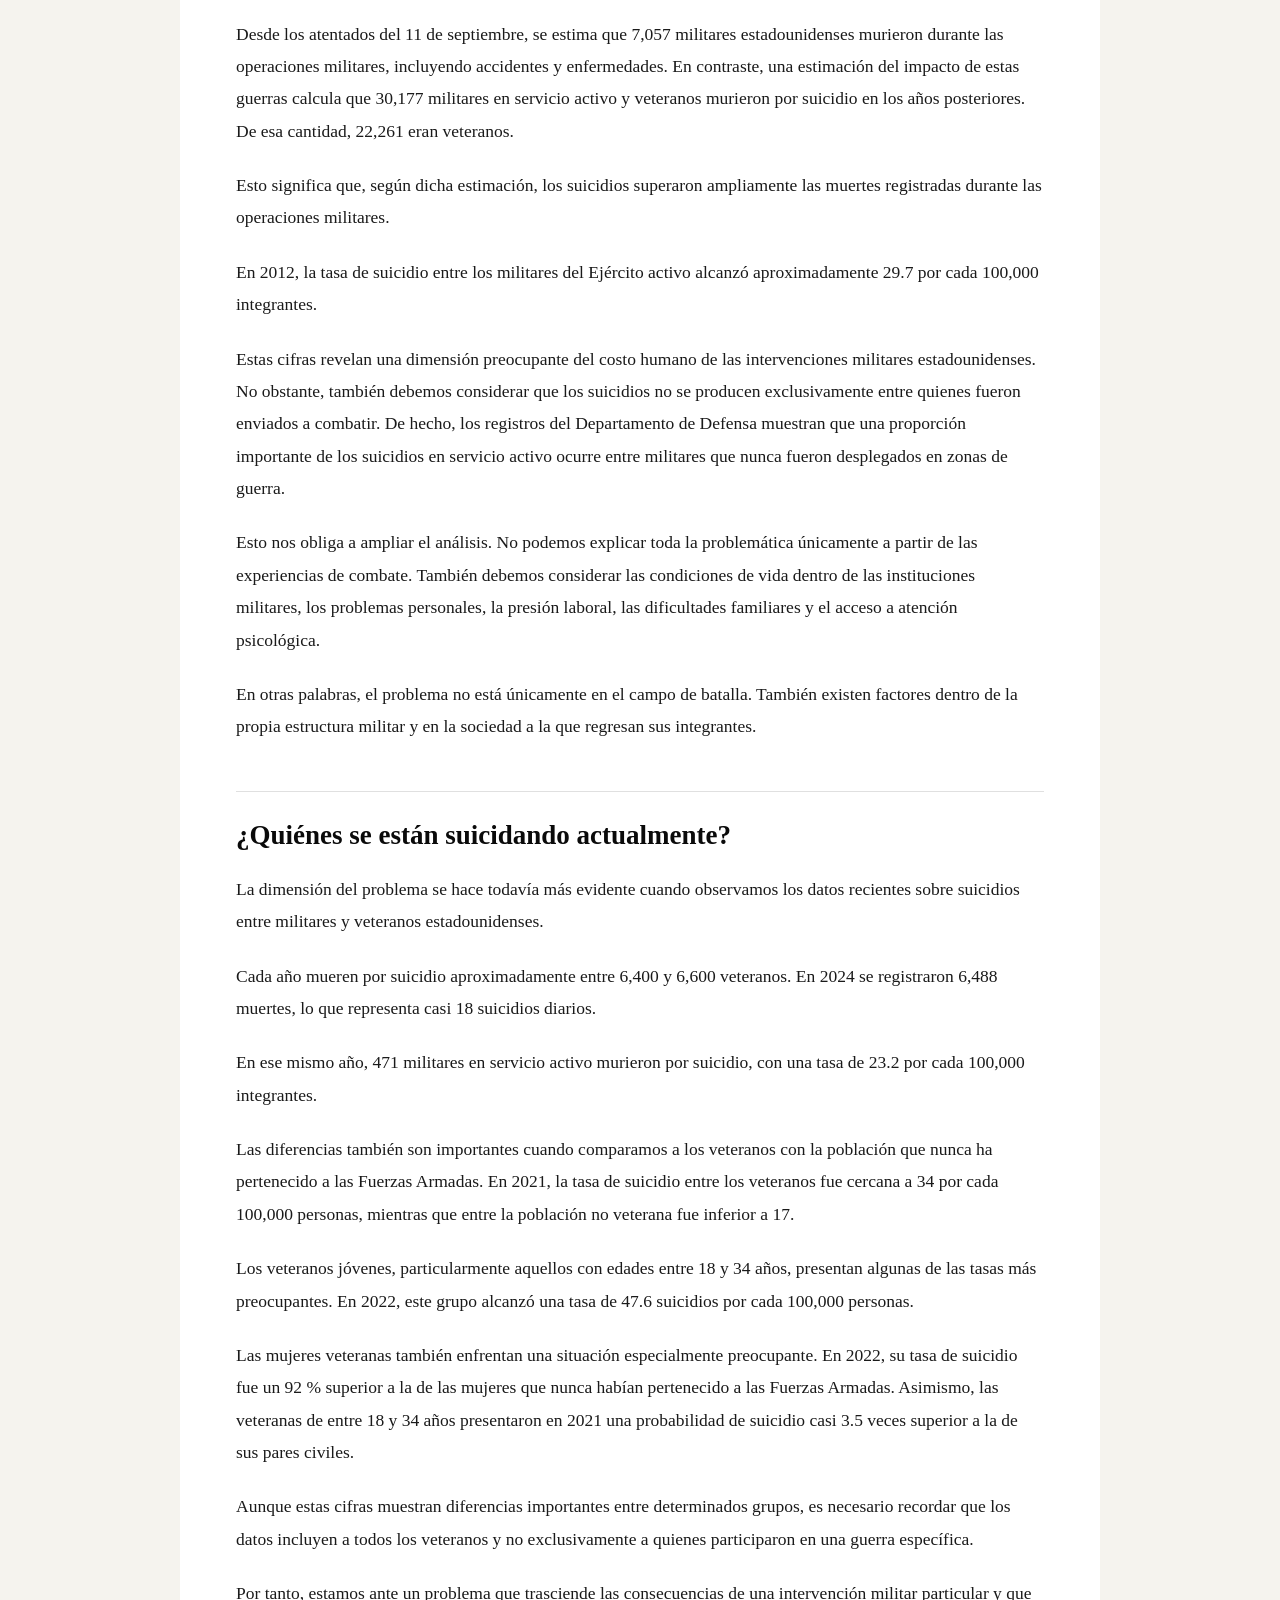
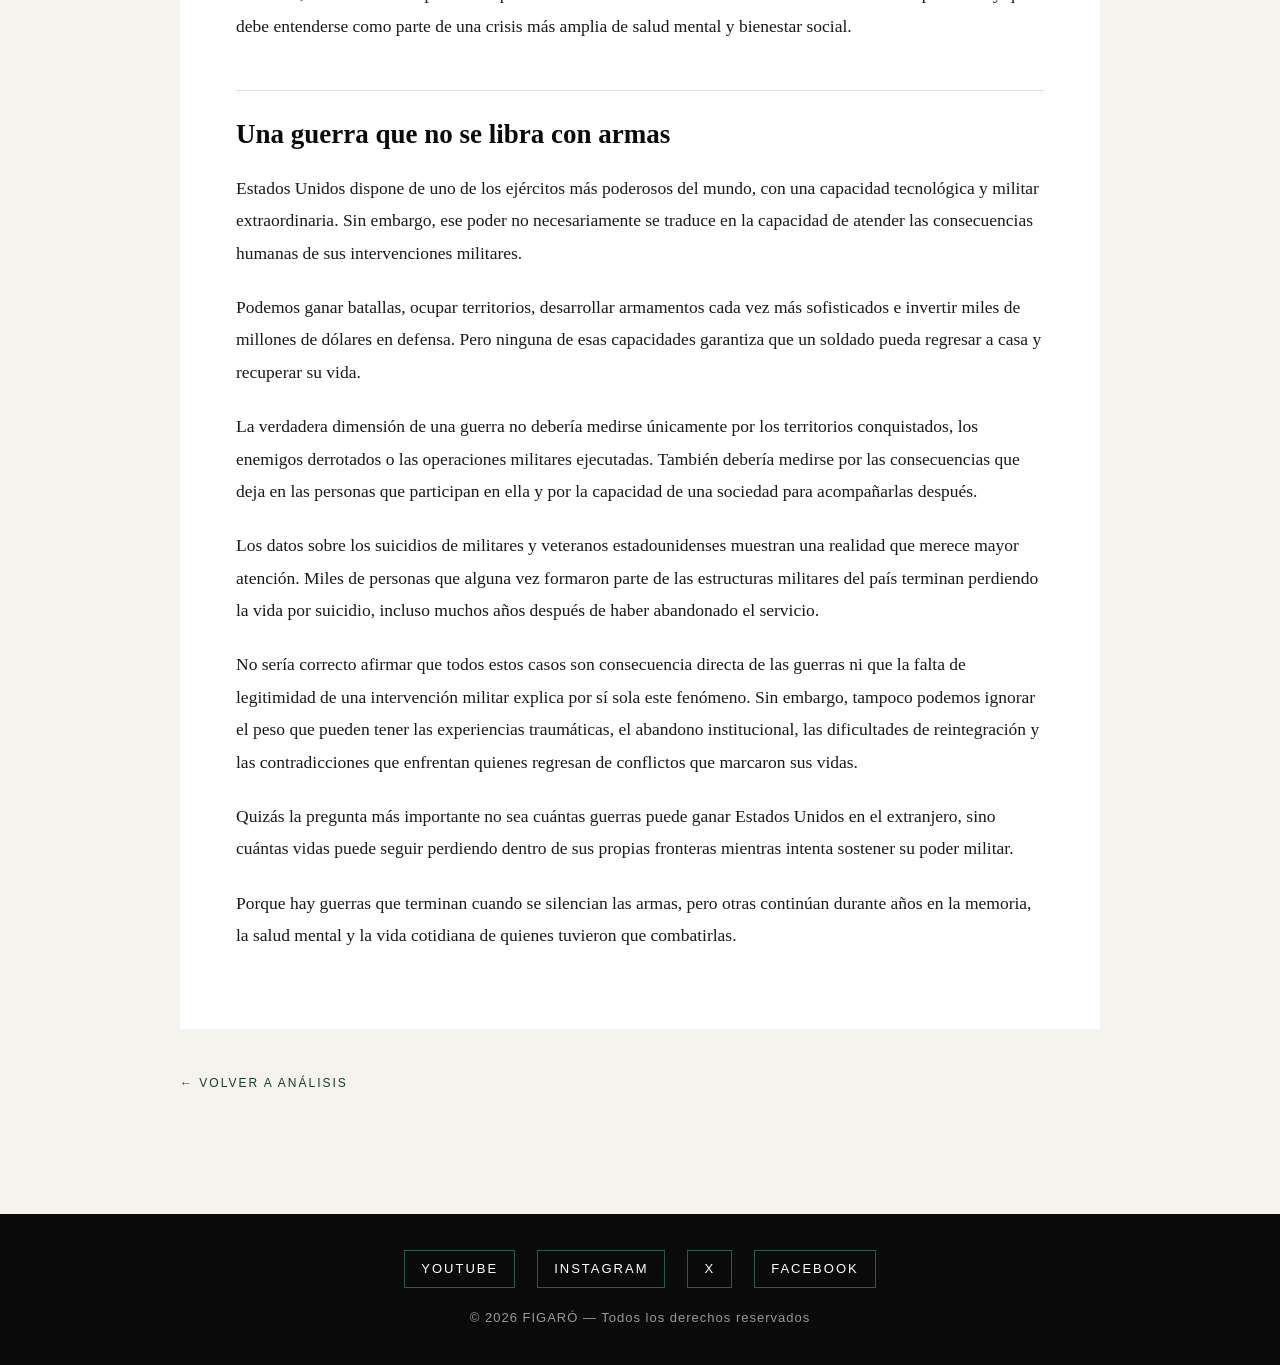
<file: analisis-4.html>
<!DOCTYPE html>
<html lang="es">
<head>
<meta charset="UTF-8">
<meta name="viewport" content="width=device-width, initial-scale=1.0">
<title>La guerra que Estados Unidos está perdiendo — FIGAR&#211;</title>
<meta name="description" content="An&aacute;lisis sobre la salud mental de militares y veteranos estadounidenses y las consecuencias humanas de las guerras.">
<meta name="author" content="Juan Ernesto Carlos">
<meta name="theme-color" content="#1B3A2F">
<link rel="icon" href="favicon.jpg" type="image/jpeg">
<link rel="apple-touch-icon" href="favicon.jpg">
<link rel="canonical" href="https://ccfigaro.github.io/figaro/analisis-4.html">
<meta property="og:type" content="article">
<meta property="og:site_name" content="FIGARÓ">
<meta property="og:locale" content="es_ES">
<meta property="og:title" content="La guerra que Estados Unidos está perdiendo">
<meta property="og:description" content="Un an&aacute;lisis sobre las consecuencias psicol&oacute;gicas y sociales de las guerras para los militares estadounidenses, el trauma y el regreso a la vida civil.">
<meta property="og:url" content="https://ccfigaro.github.io/figaro/analisis-4.html">
<meta property="og:image" content="https://ccfigaro.github.io/figaro/analisis-guerra-estados-unidos-portada.jpg">
<meta name="twitter:card" content="summary_large_image">
<style>
  :root {
    --verde: #1B3A2F; --verde-cl: #2C5A47;
    --negro: #0A0A0A; --blanco: #FFFFFF;
    --crema: #F5F3EE; --gris: #6B6B6B; --gris-cl: #E0E0E0;
  }
  * { margin: 0; padding: 0; box-sizing: border-box; }
  body {
    font-family: 'Georgia', 'Times New Roman', serif;
    background: var(--crema); color: var(--negro); line-height: 1.6;
  }
  header {
    background: var(--negro); color: var(--blanco);
    padding: 24px 40px; display: flex; align-items: center; gap: 20px;
  }
  .foto-perfil {
    width: 68px; height: 68px; border-radius: 50%;
    object-fit: cover; border: 2px solid var(--verde-cl); flex-shrink: 0;
  }
  .titulo-blog {
    font-family: 'Playfair Display', Georgia, serif;
    font-size: 42px; letter-spacing: 4px; font-weight: 700;
  }
  .titulo-blog span { color: var(--verde-cl); }
  nav {
    background: var(--verde); padding: 0 40px;
    display: flex; flex-wrap: wrap; border-bottom: 3px solid var(--negro);
  }
  nav a {
    color: var(--blanco); text-decoration: none; padding: 16px 22px;
    font-family: sans-serif; font-size: 14px; letter-spacing: 2px;
    text-transform: uppercase; transition: background 0.2s;
  }
  nav a:hover, nav a.activo { background: var(--negro); }
  .contenedor { max-width: 1000px; margin: 0 auto; padding: 0 40px; }
  .migas {
    font-family: sans-serif; font-size: 12px; letter-spacing: 1px;
    padding: 30px 0 0;
  }
  .migas a { color: var(--verde); text-decoration: none; }
  .migas a:hover { text-decoration: underline; }
  .migas span { color: var(--gris); }
  article {
    background: var(--blanco); border-top: 4px solid var(--negro);
    margin: 24px 0 40px; overflow: hidden;
  }
  .portada-articulo img { width: 100%; height: auto; display: block; }
  .cuerpo-articulo { padding: 48px 56px 56px; }
  .etiqueta {
    display: inline-block; background: var(--verde); color: var(--blanco);
    font-family: sans-serif; font-size: 10px; letter-spacing: 3px;
    text-transform: uppercase; padding: 6px 14px; margin-bottom: 22px;
  }
  h1.titulo-articulo {
    font-family: 'Playfair Display', Georgia, serif;
    font-size: 40px; line-height: 1.2; color: var(--negro); margin-bottom: 18px;
  }
  .subtitulo-articulo {
    font-size: 20px; font-style: italic; color: var(--verde);
    line-height: 1.5; margin-bottom: 22px;
  }
  .meta-articulo {
    font-family: sans-serif; font-size: 12.5px; color: var(--gris);
    letter-spacing: 1px; padding-bottom: 26px; margin-bottom: 34px;
    border-bottom: 1px solid var(--gris-cl);
  }
  .resumen {
    background: var(--crema); border-left: 4px solid var(--verde);
    padding: 26px 30px; margin-bottom: 26px;
  }
  .resumen h2, .nota-editorial h2 {
    font-family: sans-serif; font-size: 11px; letter-spacing: 3px;
    text-transform: uppercase; color: var(--verde); margin-bottom: 14px;
  }
  .resumen p { font-size: 16.5px; line-height: 1.75; color: #1a1a1a; }
  .palabras-clave {
    font-family: sans-serif; font-size: 13px; color: var(--gris);
    line-height: 1.9; margin-bottom: 40px;
  }
  .palabras-clave strong { color: var(--negro); }
  .texto p {
    font-size: 17.5px; line-height: 1.85; color: #1a1a1a; margin-bottom: 22px;
  }
  .texto h2 {
    font-family: 'Playfair Display', Georgia, serif;
    font-size: 27px; line-height: 1.3; color: var(--negro);
    margin: 48px 0 20px; padding-top: 26px; border-top: 1px solid var(--gris-cl);
  }
  .texto h2:first-child { margin-top: 0; padding-top: 0; border-top: none; }
  .descarga {
    margin-top: 44px; padding-top: 30px; border-top: 1px solid var(--gris-cl);
    display: flex; align-items: center; gap: 18px; flex-wrap: wrap;
  }
  .descarga p {
    font-family: sans-serif; font-size: 13px; color: var(--gris);
    margin: 0; flex: 1 1 260px;
  }
  .descarga a {
    background: var(--verde); color: var(--blanco); text-decoration: none;
    padding: 13px 24px; font-family: sans-serif; font-size: 12px;
    letter-spacing: 2px; text-transform: uppercase; transition: background 0.2s;
    white-space: nowrap;
  }
  .descarga a:hover { background: var(--negro); }
  .volver {
    display: inline-block; margin: 0 0 60px; font-family: sans-serif;
    font-size: 12px; letter-spacing: 2px; text-transform: uppercase;
    color: var(--verde); text-decoration: none;
  }
  .volver:hover { color: var(--negro); }
  footer {
    background: var(--negro); color: var(--blanco);
    text-align: center; padding: 36px 20px; margin-top: 60px;
  }
  .redes {
    display: flex; justify-content: center; gap: 22px;
    margin-bottom: 20px; flex-wrap: wrap;
  }
  .redes a {
    color: var(--blanco); text-decoration: none; font-family: sans-serif;
    font-size: 13px; letter-spacing: 2px; text-transform: uppercase;
    border: 1px solid var(--verde-cl); padding: 8px 16px; transition: background 0.2s;
  }
  .redes a:hover { background: var(--verde); }
  footer .copy {
    font-size: 13px; color: #999; font-family: sans-serif; letter-spacing: 1px;
  }
  @media (max-width: 800px) {
    .titulo-blog { font-size: 30px; letter-spacing: 2px; }
    header { padding: 20px; gap: 14px; }
    .foto-perfil { width: 54px; height: 54px; }
    nav { padding: 0 10px; }
    nav a { padding: 12px 14px; font-size: 12px; }
    .contenedor { padding: 0 20px; }
    .cuerpo-articulo { padding: 30px 22px 36px; }
    h1.titulo-articulo { font-size: 27px; }
    .subtitulo-articulo { font-size: 17px; }
    .texto p { font-size: 16.5px; }
    .resumen { padding: 20px; }
    .resumen p { font-size: 15.5px; }
  }
</style>
</head>
<body>

<header>
  <img src="mi-foto.jpg" alt="Retrato de Juan Ernesto Carlos" class="foto-perfil">
  <h1 class="titulo-blog">FIGAR<span>Ó</span></h1>
</header>

<nav aria-label="Navegación principal">
  <a href="index.html">Inicio</a>
  <a href="analisis.html" class="activo">Análisis</a>
  <a href="creacion.html">Creación</a>
  <a href="investigacion.html">Investigación</a>
  <a href="video.html">Video</a>
  <a href="sobre-mi.html">Sobre mí</a>
  <a href="encuestas/index.html">Encuestas</a>
</nav>

<div class="contenedor">
  <p class="migas"><a href="index.html">Inicio</a> <span>&rsaquo;</span> <a href="analisis.html">An&aacute;lisis</a> <span>&rsaquo;</span> <span>La guerra que Estados Unidos está perdiendo</span></p>

  <article>
    <div class="portada-articulo">
      <img src="analisis-guerra-estados-unidos-portada.jpg" alt="Representaci&oacute;n de un veterano estadounidense sentado frente a siluetas de soldados en un paisaje de posguerra">
    </div>

    <div class="cuerpo-articulo">
      <span class="etiqueta">An&aacute;lisis &middot; Guerra y salud mental</span>
      <h1 class="titulo-articulo">La guerra que Estados Unidos está perdiendo</h1>
      <p class="subtitulo-articulo">Una guerra dentro de sus propias fronteras</p>
      <p class="meta-articulo">Por Juan Ernesto Carlos &middot; Ensayo de an&aacute;lisis social &middot; Lectura de 9 minutos</p>

      <div class="resumen">
        <h2>Resumen</h2>
        <p>Un an&aacute;lisis sobre las consecuencias psicol&oacute;gicas y sociales de las guerras para los militares estadounidenses. A trav&eacute;s de distintos per&iacute;odos hist&oacute;ricos y de datos sobre suicidios entre militares y veteranos, el texto examina el trauma, el regreso a la vida civil y los factores que no pueden explicarse &uacute;nicamente por la experiencia de combate.</p>
      </div>

      <p class="palabras-clave"><strong>Palabras clave:</strong> Estados Unidos, guerras, salud mental, suicidio, veteranos, trauma, reintegraci&oacute;n.</p>

      <div class="texto">
        <p>Estados Unidos lleva décadas enfrentándose a una guerra que, al parecer, no consigue ganar. Sin embargo, esta vez no hablamos de un conflicto contra Rusia, China o Irán, sino de una batalla que se desarrolla dentro de su propio territorio: las consecuencias psicológicas, sociales y humanas que dejan sus intervenciones militares.</p>

<p>Los conflictos armados no solamente dejan víctimas en los campos de batalla. También producen consecuencias que pueden prolongarse durante décadas, especialmente entre quienes participan directamente en ellos. Desde nuestra perspectiva, uno de los aspectos que merece mayor atención es el impacto que tienen las guerras sobre la salud mental de los soldados, particularmente cuando se trata de conflictos impopulares, fundamentados en argumentos cuestionables o cuyos objetivos no están suficientemente claros.</p>

<p>Cuando un soldado es enviado a combatir, no solamente necesita preparación física y militar. También necesita encontrar un sentido a aquello por lo que está arriesgando su vida. La legitimidad que atribuye a su misión, el respaldo de la sociedad y la percepción de estar defendiendo una causa justa pueden influir en la manera en que enfrenta las experiencias traumáticas de la guerra.</p>

<p>En este análisis examinaremos las consecuencias que pueden tener los conflictos militares sobre la salud mental de quienes participan en ellos, utilizando las tasas de suicidio como un indicador de una problemática mucho más amplia. También observaremos las diferencias entre distintos períodos históricos y conflictos en los que ha participado Estados Unidos.</p>

<h2>El sentido de la guerra y sus consecuencias psicológicas</h2>
<p>¿Por qué se suicidan las personas? Es una pregunta compleja que no admite una respuesta única. El suicidio es un fenómeno multifactorial en el que intervienen circunstancias personales, psicológicas, sociales y económicas. Sin embargo, cuando analizamos el caso de los militares estadounidenses, encontramos elementos que merecen una reflexión particular.</p>
<p>A primera vista, podríamos pensar que el horror de la guerra, la exposición a la violencia, la pérdida de compañeros y las experiencias traumáticas son las principales razones por las que algunos soldados terminan quitándose la vida. Sin embargo, aunque estos factores tienen una importancia considerable, el análisis no debería limitarse a ellos.</p>
<p>También es necesario preguntarnos qué sucede cuando un individuo regresa de una guerra y comienza a cuestionar las razones por las que fue enviado a combatir. No es lo mismo participar en un conflicto que se percibe como una defensa del propio territorio o de la población, que hacerlo en una intervención militar cuyos objetivos políticos resultan difíciles de comprender o justificar.</p>
<p>Esto no significa que quienes participan en guerras consideradas legítimas estén protegidos frente al trauma, ni que los soldados de conflictos impopulares necesariamente desarrollen problemas psicológicos. La experiencia de cada individuo es diferente. Sin embargo, el sentido de la misión, el respaldo social y la percepción de haber participado en una causa justa pueden influir en la manera en que una persona procesa las experiencias vividas.</p>
<p>La cuestión central es que el impacto de una guerra no termina cuando se firma un acuerdo, se retiran las tropas o los soldados regresan a sus hogares. En muchos casos, comienza entonces una nueva etapa de dificultades para quienes deben reincorporarse a una sociedad que no siempre comprende lo que han vivido.</p>
<h2>Segunda Guerra Mundial y Vietnam: dos contextos diferentes</h2>
<p>La Segunda Guerra Mundial y la guerra de Vietnam permiten observar dos contextos históricos y políticos muy distintos. En ambos casos, los soldados estadounidenses estuvieron expuestos a las condiciones extremas de un conflicto armado. Sin embargo, las razones políticas, el respaldo social y la percepción pública de ambas guerras fueron considerablemente diferentes.</p>
<p>Durante la Segunda Guerra Mundial, Estados Unidos participó en un conflicto contra las potencias del Eje, en un contexto marcado por la expansión del nazismo y el fascismo. La guerra contó con un amplio respaldo de la sociedad estadounidense y existía una percepción relativamente clara de los objetivos que perseguía el país.</p>
<p>La tasa de suicidio de la población estadounidense durante ese período fue de aproximadamente 11.2 por cada 100,000 habitantes, tomando como referencia el promedio anual entre 1941 y 1945. Además, en el Ejército activo se registró una tasa cercana a cinco suicidios por cada 100,000 militares durante 1944 y 1945, una de las más bajas de los registros históricos disponibles.</p>
<p>Estados Unidos perdió aproximadamente 405,399 militares durante la Segunda Guerra Mundial, por todas las causas. No obstante, no existe un registro que permita establecer con precisión cuántos de los soldados que regresaron terminaron suicidándose posteriormente. Por tanto, no sería correcto comparar directamente las muertes militares con los suicidios de los veteranos de aquella época.</p>
<p>El escenario de Vietnam fue diferente. Se trató de una intervención militar profundamente cuestionada por amplios sectores de la sociedad estadounidense. Los objetivos políticos y estratégicos del conflicto estaban vinculados a la lógica de la Guerra Fría y a la contención del comunismo, lo que generó una creciente oposición interna.</p>
<p>En esta guerra murieron 58,220 militares estadounidenses, incluyendo 47,434 por causas relacionadas directamente con el combate y 10,786 por otras causas.</p>
<p>Una de las consecuencias más importantes fue el regreso de miles de soldados a una sociedad dividida respecto a la guerra en la que habían participado. Muchos tuvieron que afrontar experiencias traumáticas, dificultades de adaptación y problemas de salud mental.</p>
<p>Sin embargo, es importante precisar que no existe un total confiable de suicidios posteriores atribuibles exclusivamente a los veteranos de Vietnam. Durante los años ochenta circuló la cifra de 50,000 suicidios, pero posteriormente fue considerada exagerada.</p>
<p>Los estudios sobre los veteranos desplegados en Vietnam muestran que, entre 1979 y 2019, su tasa de suicidio aumentó de 21.9 a 34.9 por cada 100,000 personas. En ese mismo período, la tasa de los hombres de la población general pasó de 25.2 a 26.4.</p>
<p>No obstante, al ajustar los resultados por edad, sexo, raza, origen étnico y año, no se encontró un riesgo de suicidio superior al de la población general.</p>
<p>¿Qué podemos interpretar de estos datos? Que el contexto social y político de una guerra merece ser estudiado, pero que no podemos atribuir automáticamente el suicidio de los veteranos a la impopularidad del conflicto. La experiencia traumática, las condiciones de regreso, el acceso a servicios de salud mental y otros factores también deben formar parte del análisis.</p>
<h2>Irak y Afganistán: el costo humano de las guerras posteriores al 11 de septiembre</h2>
<p>La problemática tampoco terminó con Vietnam. Las intervenciones militares de Estados Unidos en Irak y Afganistán volvieron a poner sobre la mesa las consecuencias humanas de las guerras prolongadas.</p>
<p>Después de los atentados del 11 de septiembre de 2001, Estados Unidos inició una serie de operaciones militares bajo el argumento de combatir el terrorismo y garantizar su seguridad nacional. Sin embargo, con el paso de los años, estas intervenciones fueron acumulando cuestionamientos relacionados con sus objetivos políticos, sus resultados y el costo humano que representaban.</p>
<p>Las guerras de Irak y Afganistán estuvieron marcadas por prolongados períodos de ocupación, inestabilidad política, violencia y enormes dificultades para alcanzar los objetivos inicialmente planteados.</p>
<p>Pero existe otra dimensión del problema que merece nuestra atención: lo que sucede con los militares cuando regresan a casa.</p>
<p>Desde los atentados del 11 de septiembre, se estima que 7,057 militares estadounidenses murieron durante las operaciones militares, incluyendo accidentes y enfermedades. En contraste, una estimación del impacto de estas guerras calcula que 30,177 militares en servicio activo y veteranos murieron por suicidio en los años posteriores. De esa cantidad, 22,261 eran veteranos.</p>
<p>Esto significa que, según dicha estimación, los suicidios superaron ampliamente las muertes registradas durante las operaciones militares.</p>
<p>En 2012, la tasa de suicidio entre los militares del Ejército activo alcanzó aproximadamente 29.7 por cada 100,000 integrantes.</p>
<p>Estas cifras revelan una dimensión preocupante del costo humano de las intervenciones militares estadounidenses. No obstante, también debemos considerar que los suicidios no se producen exclusivamente entre quienes fueron enviados a combatir. De hecho, los registros del Departamento de Defensa muestran que una proporción importante de los suicidios en servicio activo ocurre entre militares que nunca fueron desplegados en zonas de guerra.</p>
<p>Esto nos obliga a ampliar el análisis. No podemos explicar toda la problemática únicamente a partir de las experiencias de combate. También debemos considerar las condiciones de vida dentro de las instituciones militares, los problemas personales, la presión laboral, las dificultades familiares y el acceso a atención psicológica.</p>
<p>En otras palabras, el problema no está únicamente en el campo de batalla. También existen factores dentro de la propia estructura militar y en la sociedad a la que regresan sus integrantes.</p>
<h2>¿Quiénes se están suicidando actualmente?</h2>
<p>La dimensión del problema se hace todavía más evidente cuando observamos los datos recientes sobre suicidios entre militares y veteranos estadounidenses.</p>
<p>Cada año mueren por suicidio aproximadamente entre 6,400 y 6,600 veteranos. En 2024 se registraron 6,488 muertes, lo que representa casi 18 suicidios diarios.</p>
<p>En ese mismo año, 471 militares en servicio activo murieron por suicidio, con una tasa de 23.2 por cada 100,000 integrantes.</p>
<p>Las diferencias también son importantes cuando comparamos a los veteranos con la población que nunca ha pertenecido a las Fuerzas Armadas. En 2021, la tasa de suicidio entre los veteranos fue cercana a 34 por cada 100,000 personas, mientras que entre la población no veterana fue inferior a 17.</p>
<p>Los veteranos jóvenes, particularmente aquellos con edades entre 18 y 34 años, presentan algunas de las tasas más preocupantes. En 2022, este grupo alcanzó una tasa de 47.6 suicidios por cada 100,000 personas.</p>
<p>Las mujeres veteranas también enfrentan una situación especialmente preocupante. En 2022, su tasa de suicidio fue un 92 % superior a la de las mujeres que nunca habían pertenecido a las Fuerzas Armadas. Asimismo, las veteranas de entre 18 y 34 años presentaron en 2021 una probabilidad de suicidio casi 3.5 veces superior a la de sus pares civiles.</p>
<p>Aunque estas cifras muestran diferencias importantes entre determinados grupos, es necesario recordar que los datos incluyen a todos los veteranos y no exclusivamente a quienes participaron en una guerra específica.</p>
<p>Por tanto, estamos ante un problema que trasciende las consecuencias de una intervención militar particular y que debe entenderse como parte de una crisis más amplia de salud mental y bienestar social.</p>
<h2>Una guerra que no se libra con armas</h2>
<p>Estados Unidos dispone de uno de los ejércitos más poderosos del mundo, con una capacidad tecnológica y militar extraordinaria. Sin embargo, ese poder no necesariamente se traduce en la capacidad de atender las consecuencias humanas de sus intervenciones militares.</p>
<p>Podemos ganar batallas, ocupar territorios, desarrollar armamentos cada vez más sofisticados e invertir miles de millones de dólares en defensa. Pero ninguna de esas capacidades garantiza que un soldado pueda regresar a casa y recuperar su vida.</p>
<p>La verdadera dimensión de una guerra no debería medirse únicamente por los territorios conquistados, los enemigos derrotados o las operaciones militares ejecutadas. También debería medirse por las consecuencias que deja en las personas que participan en ella y por la capacidad de una sociedad para acompañarlas después.</p>
<p>Los datos sobre los suicidios de militares y veteranos estadounidenses muestran una realidad que merece mayor atención. Miles de personas que alguna vez formaron parte de las estructuras militares del país terminan perdiendo la vida por suicidio, incluso muchos años después de haber abandonado el servicio.</p>
<p>No sería correcto afirmar que todos estos casos son consecuencia directa de las guerras ni que la falta de legitimidad de una intervención militar explica por sí sola este fenómeno. Sin embargo, tampoco podemos ignorar el peso que pueden tener las experiencias traumáticas, el abandono institucional, las dificultades de reintegración y las contradicciones que enfrentan quienes regresan de conflictos que marcaron sus vidas.</p>
<p>Quizás la pregunta más importante no sea cuántas guerras puede ganar Estados Unidos en el extranjero, sino cuántas vidas puede seguir perdiendo dentro de sus propias fronteras mientras intenta sostener su poder militar.</p>
<p>Porque hay guerras que terminan cuando se silencian las armas, pero otras continúan durante años en la memoria, la salud mental y la vida cotidiana de quienes tuvieron que combatirlas.</p>
      </div>
    </div>
  </article>

  <a class="volver" href="analisis.html">← Volver a Análisis</a>
</div>

<footer>
  <div class="redes">
    <a href="https://www.youtube.com/@Burrolom" target="_blank" rel="noopener">YouTube</a>
    <a href="https://instagram.com/WFIGARO" target="_blank" rel="noopener">Instagram</a>
    <a href="https://x.com/Burrolom" target="_blank" rel="noopener">X</a>
    <a href="https://facebook.com/CcFigaro" target="_blank" rel="noopener">Facebook</a>
  </div>
  <p class="copy">© 2026 FIGARÓ — Todos los derechos reservados</p>
</footer>

</body>
</html>
</file>
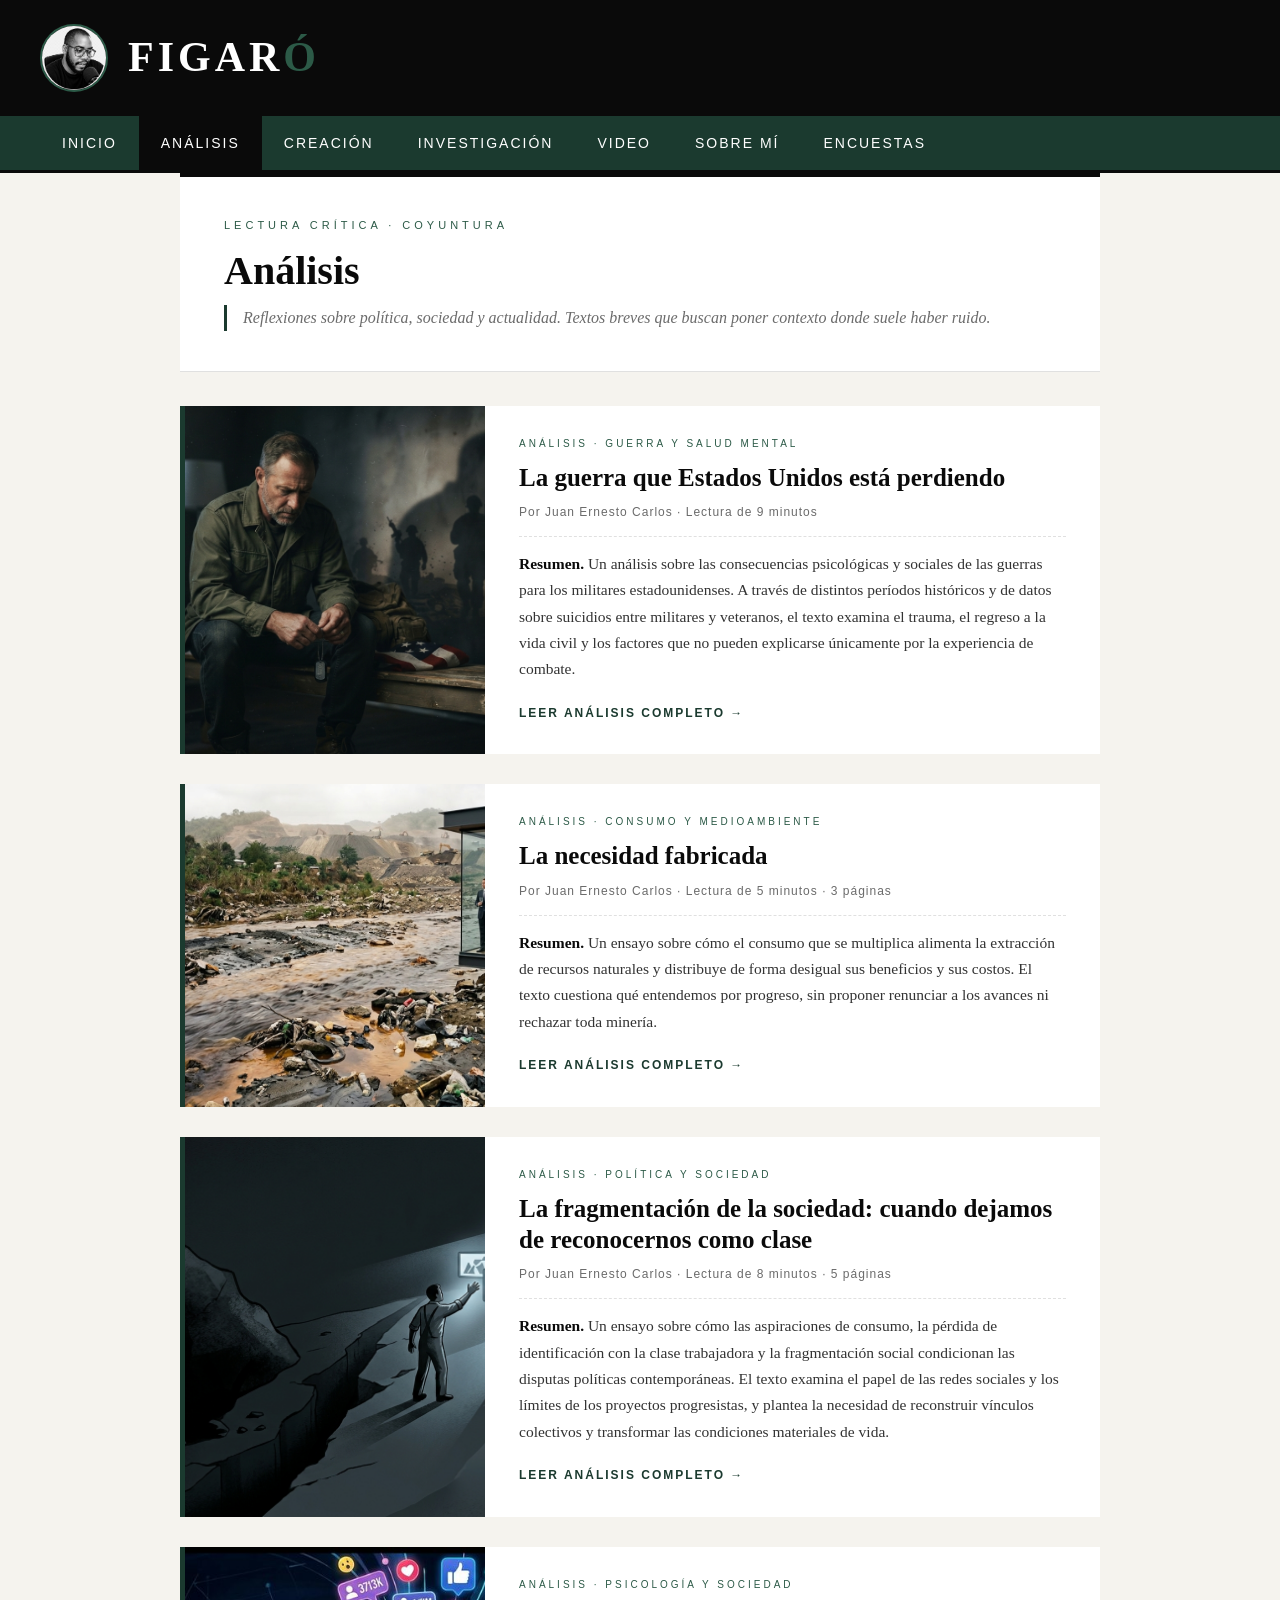
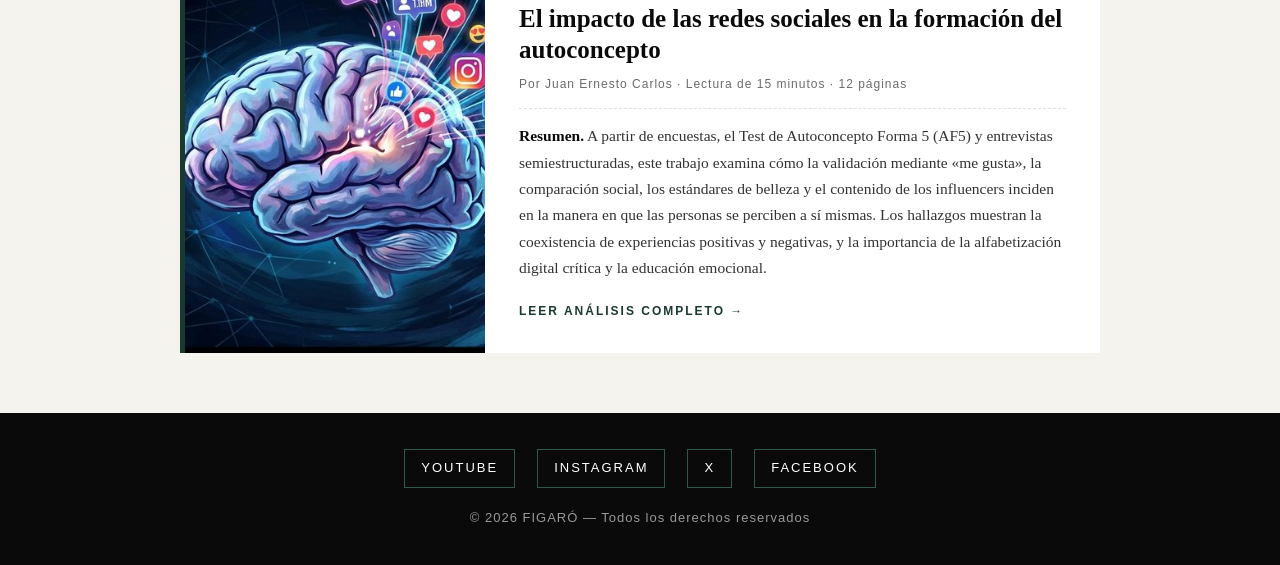
<file: analisis.html>
<!DOCTYPE html>
<html lang="es">
<head>
<meta charset="UTF-8">
<meta name="viewport" content="width=device-width, initial-scale=1.0">
<title>Análisis — FIGARÓ</title>
<meta name="description" content="Análisis de coyuntura y reflexión política de FIGARÓ: lecturas críticas de la actualidad con contexto y datos.">
<meta name="author" content="Juan Ernesto Carlos">
<meta name="theme-color" content="#1B3A2F">
<link rel="icon" href="favicon.jpg" type="image/jpeg">
<link rel="apple-touch-icon" href="favicon.jpg">
<link rel="canonical" href="https://ccfigaro.github.io/figaro/analisis.html">

<meta property="og:type" content="website">
<meta property="og:site_name" content="FIGARÓ">
<meta property="og:locale" content="es_ES">
<meta property="og:title" content="Análisis — FIGARÓ">
<meta property="og:description" content="Lecturas críticas de la actualidad con contexto y datos.">
<meta property="og:url" content="https://ccfigaro.github.io/figaro/analisis.html">
<meta property="og:image" content="https://ccfigaro.github.io/figaro/mi-foto.jpg">
<meta name="twitter:card" content="summary_large_image">
<style>
  :root {
    --verde: #1B3A2F; --verde-cl: #2C5A47;
    --negro: #0A0A0A; --blanco: #FFFFFF;
    --crema: #F5F3EE; --gris: #6B6B6B; --gris-cl: #E0E0E0;
  }
  * { margin: 0; padding: 0; box-sizing: border-box; }
  body {
    font-family: 'Georgia', 'Times New Roman', serif;
    background: var(--crema); color: var(--negro); line-height: 1.6;
  }
  header {
    background: var(--negro); color: var(--blanco);
    padding: 24px 40px; display: flex; align-items: center; gap: 20px;
  }
  .foto-perfil {
    width: 68px; height: 68px; border-radius: 50%;
    object-fit: cover; border: 2px solid var(--verde-cl); flex-shrink: 0;
  }
  .titulo-blog {
    font-family: 'Playfair Display', Georgia, serif;
    font-size: 42px; letter-spacing: 4px; font-weight: 700;
  }
  .titulo-blog span { color: var(--verde-cl); }
  nav {
    background: var(--verde); padding: 0 40px;
    display: flex; flex-wrap: wrap; border-bottom: 3px solid var(--negro);
  }
  nav a {
    color: var(--blanco); text-decoration: none; padding: 16px 22px;
    font-family: sans-serif; font-size: 14px; letter-spacing: 2px;
    text-transform: uppercase; transition: background 0.2s;
  }
  nav a:hover, nav a.activo { background: var(--negro); }

  .contenedor {
    max-width: 1000px; margin: 0 auto; padding: 0 40px;
  }

  main { min-height: 60vh; }

  /* Cabecera de sección */
  .titulo-seccion {
    background: var(--blanco);
    padding: 40px 44px;
    border-top: 4px solid var(--negro);
    border-bottom: 1px solid var(--gris-cl);
    margin-bottom: 34px;
  }
  .titulo-seccion .prefijo {
    font-family: sans-serif; font-size: 11px; letter-spacing: 4px;
    text-transform: uppercase; color: var(--verde-cl); margin-bottom: 12px;
  }
  .titulo-seccion h1 {
    font-family: 'Playfair Display', Georgia, serif;
    font-size: 40px; color: var(--negro); margin-bottom: 10px;
    line-height: 1.2;
  }
  .titulo-seccion .descripcion {
    color: var(--gris); font-size: 16px; font-style: italic;
    border-left: 3px solid var(--verde); padding-left: 16px;
    max-width: 780px;
  }

  /* Lista de análisis */
  .lista-analisis { display: flex; flex-direction: column; gap: 30px; }

  .analisis {
    background: var(--blanco);
    padding: 30px 34px;
    border-left: 5px solid var(--verde);
    text-decoration: none; color: inherit; display: block;
    transition: box-shadow 0.2s, transform 0.2s;
  }
  .analisis:hover {
    box-shadow: 0 8px 22px rgba(0,0,0,0.09);
    transform: translateY(-3px);
  }
  .analisis .tipo {
    font-family: sans-serif; font-size: 10px; letter-spacing: 3px;
    text-transform: uppercase; color: var(--verde-cl); margin-bottom: 10px;
  }
  .analisis h2 {
    font-family: 'Playfair Display', Georgia, serif;
    font-size: 26px; color: var(--negro); line-height: 1.25;
    margin-bottom: 10px;
  }
  .analisis .meta {
    font-family: sans-serif; font-size: 12px; color: var(--gris);
    letter-spacing: 1px; margin-bottom: 14px;
    padding-bottom: 14px; border-bottom: 1px dashed var(--gris-cl);
  }
  .analisis .resumen {
    font-size: 15.5px; color: #333; line-height: 1.7; margin-bottom: 16px;
  }
  .analisis .resumen strong { color: var(--negro); }
  .analisis .leer {
    font-family: sans-serif; font-size: 12px; letter-spacing: 2px;
    text-transform: uppercase; color: var(--verde); font-weight: bold;
  }
  .analisis:hover .leer { color: var(--negro); }

  /* Tarjeta con imagen de portada */
  .analisis.con-imagen {
    padding: 0; display: grid;
    grid-template-columns: 300px 1fr;
    overflow: hidden;
  }
  .analisis.con-imagen .miniatura-analisis {
    position: relative; overflow: hidden; min-height: 100%;
  }
  .analisis.con-imagen .miniatura-analisis img {
    width: 100%; height: 100%; object-fit: cover; display: block;
    transition: transform 0.3s;
  }
  .analisis.con-imagen:hover .miniatura-analisis img { transform: scale(1.05); }
  .analisis.con-imagen .contenido-analisis { padding: 30px 34px; }
  .analisis.con-imagen h2 { font-size: 25px; }

  /* Aviso de sección en preparación */
  .aviso {
    background: var(--blanco);
    border-top: 4px solid var(--verde);
    padding: 44px 40px;
    text-align: center;
  }
  .aviso h3 {
    font-family: 'Playfair Display', Georgia, serif;
    font-size: 24px; margin-bottom: 12px;
  }
  .aviso p { color: var(--gris); font-size: 16px; max-width: 560px; margin: 0 auto; }

  footer {
    background: var(--negro); color: var(--blanco);
    text-align: center; padding: 36px 20px; margin-top: 60px;
  }
  .redes {
    display: flex; justify-content: center; gap: 22px;
    margin-bottom: 20px; flex-wrap: wrap;
  }
  .redes a {
    color: var(--blanco); text-decoration: none;
    font-family: sans-serif; font-size: 13px; letter-spacing: 2px;
    text-transform: uppercase; border: 1px solid var(--verde-cl);
    padding: 8px 16px; transition: background 0.2s;
  }
  .redes a:hover { background: var(--verde); }
  footer .copy {
    font-size: 13px; color: #999;
    font-family: sans-serif; letter-spacing: 1px;
  }

  @media (max-width: 800px) {
    .contenedor { padding: 0 20px; }
    .titulo-blog { font-size: 30px; letter-spacing: 2px; }
    header { padding: 20px; gap: 14px; }
    .foto-perfil { width: 54px; height: 54px; }
    nav { padding: 0 10px; }
    nav a { padding: 12px 14px; font-size: 12px; }
    .titulo-seccion { padding: 28px 24px; }
    .titulo-seccion h1 { font-size: 28px; }
    .analisis { padding: 22px 22px; }
    .analisis h2 { font-size: 21px; }
    .analisis.con-imagen { grid-template-columns: 1fr; padding: 0; }
    .analisis.con-imagen .miniatura-analisis { min-height: 200px; }
    .analisis.con-imagen .contenido-analisis { padding: 22px 22px; }
    .aviso { padding: 32px 22px; }
  }
</style>
</head>
<body>

<header>
  <!-- FOTO DE PERFIL · mi-foto.jpg es una imagen cuadrada de ~700x700 px (102 KB) -->
  <img src="mi-foto.jpg" alt="Retrato de Juan Ernesto Carlos" class="foto-perfil">
  <h1 class="titulo-blog">FIGAR<span>Ó</span></h1>
</header>

<nav>
  <a href="index.html">Inicio</a>
  <a href="analisis.html" class="activo">Análisis</a>
  <a href="creacion.html">Creación</a>
  <a href="investigacion.html">Investigación</a>
  <a href="video.html">Video</a>
  <a href="sobre-mi.html">Sobre mí</a>
  <a href="encuestas/index.html">Encuestas</a>
</nav>

<div class="contenedor">

  <main>

    <section class="titulo-seccion">
      <div class="prefijo">Lectura crítica · Coyuntura</div>
      <h1>Análisis</h1>
      <p class="descripcion">Reflexiones sobre política, sociedad y actualidad. Textos breves que buscan poner contexto donde suele haber ruido.</p>
    </section>

    <section class="lista-analisis">

      <!-- ARTÍCULO PUBLICADO -->
      <a href="analisis-4.html" class="analisis con-imagen">
        <div class="miniatura-analisis">
          <img src="analisis-guerra-estados-unidos-portada.jpg" alt="Representación de un veterano estadounidense sentado frente a siluetas de soldados en un paisaje de posguerra">
        </div>
        <div class="contenido-analisis">
          <div class="tipo">Análisis · Guerra y salud mental</div>
          <h2>La guerra que Estados Unidos está perdiendo</h2>
          <div class="meta">Por Juan Ernesto Carlos · Lectura de 9 minutos</div>
          <p class="resumen"><strong>Resumen.</strong> Un análisis sobre las consecuencias psicológicas y sociales de las guerras para los militares estadounidenses. A través de distintos períodos históricos y de datos sobre suicidios entre militares y veteranos, el texto examina el trauma, el regreso a la vida civil y los factores que no pueden explicarse únicamente por la experiencia de combate.</p>
          <span class="leer">Leer análisis completo →</span>
        </div>
      </a>

      <!-- ARTÍCULO PUBLICADO -->
      <a href="analisis-3.html" class="analisis con-imagen">
        <div class="miniatura-analisis">
          <img src="analisis-necesidad-fabricada-portada.jpg" alt="Un río contaminado junto a una explotación minera y un edificio moderno donde dos personas observan el paisaje">
        </div>
        <div class="contenido-analisis">
          <div class="tipo">Análisis · Consumo y medioambiente</div>
          <h2>La necesidad fabricada</h2>
          <div class="meta">Por Juan Ernesto Carlos · Lectura de 5 minutos · 3 páginas</div>
          <p class="resumen"><strong>Resumen.</strong> Un ensayo sobre cómo el consumo que se multiplica alimenta la extracción de recursos naturales y distribuye de forma desigual sus beneficios y sus costos. El texto cuestiona qué entendemos por progreso, sin proponer renunciar a los avances ni rechazar toda minería.</p>
          <span class="leer">Leer análisis completo →</span>
        </div>
      </a>

      <!-- ARTÍCULO PUBLICADO -->
      <a href="analisis-2.html" class="analisis con-imagen">
        <div class="miniatura-analisis">
          <img src="analisis-fragmentacion-social-portada.jpg" alt="Personas separadas por una grieta frente a una figura que observa símbolos de consumo y crecimiento">
        </div>
        <div class="contenido-analisis">
          <div class="tipo">Análisis · Política y sociedad</div>
          <h2>La fragmentación de la sociedad: cuando dejamos de reconocernos como clase</h2>
          <div class="meta">Por Juan Ernesto Carlos · Lectura de 8 minutos · 5 páginas</div>
          <p class="resumen"><strong>Resumen.</strong> Un ensayo sobre cómo las aspiraciones de consumo, la pérdida de identificación con la clase trabajadora y la fragmentación social condicionan las disputas políticas contemporáneas. El texto examina el papel de las redes sociales y los límites de los proyectos progresistas, y plantea la necesidad de reconstruir vínculos colectivos y transformar las condiciones materiales de vida.</p>
          <span class="leer">Leer análisis completo →</span>
        </div>
      </a>

      <!-- PLANTILLA DE ANÁLISIS · duplica este bloque por cada texto nuevo.
           Copia el bloque completo, cambia el título, la fecha y el resumen, y
           cuando tengas la página del artículo cambia href="#" por su archivo
           (por ejemplo analisis-1.html). -->
      <!--
      <a href="#" class="analisis">
        <div class="tipo">Análisis · Política</div>
        <h2>Título de tu análisis</h2>
        <div class="meta">Publicado el [fecha] · [X] min de lectura</div>
        <p class="resumen"><strong>Idea central.</strong> Un párrafo de dos o tres
        líneas que resuma el argumento principal del texto.</p>
        <span class="leer">Leer análisis completo →</span>
      </a>
      -->

      <!-- ARTÍCULO PUBLICADO -->
      <a href="analisis-1.html" class="analisis con-imagen">
        <div class="miniatura-analisis">
          <img src="analisis-autoconcepto-miniatura.jpg" alt="Ilustración de un cerebro conectado a iconos de redes sociales y reacciones">
        </div>
        <div class="contenido-analisis">
          <div class="tipo">Análisis · Psicología y sociedad</div>
          <h2>El impacto de las redes sociales en la formación del autoconcepto</h2>
          <div class="meta">Por Juan Ernesto Carlos · Lectura de 15 minutos · 12 páginas</div>
          <p class="resumen"><strong>Resumen.</strong> A partir de encuestas, el Test de Autoconcepto Forma 5 (AF5) y entrevistas semiestructuradas, este trabajo examina cómo la validación mediante «me gusta», la comparación social, los estándares de belleza y el contenido de los influencers inciden en la manera en que las personas se perciben a sí mismas. Los hallazgos muestran la coexistencia de experiencias positivas y negativas, y la importancia de la alfabetización digital crítica y la educación emocional.</p>
          <span class="leer">Leer análisis completo →</span>
        </div>
      </a>

    </section>

  </main>
</div>

<footer>
  <!-- REDES SOCIALES · pon aquí tus enlaces reales -->
  <div class="redes">
    <a href="https://www.youtube.com/@Burrolom" target="_blank" rel="noopener">YouTube</a>
    <a href="https://instagram.com/WFIGARO" target="_blank" rel="noopener">Instagram</a>
    <a href="https://x.com/Burrolom" target="_blank" rel="noopener">X</a>
    <a href="https://facebook.com/CcFigaro" target="_blank" rel="noopener">Facebook</a>
  </div>
  <p class="copy">© 2026 FIGARÓ — Todos los derechos reservados</p>
</footer>

</body>
</html>
</file>
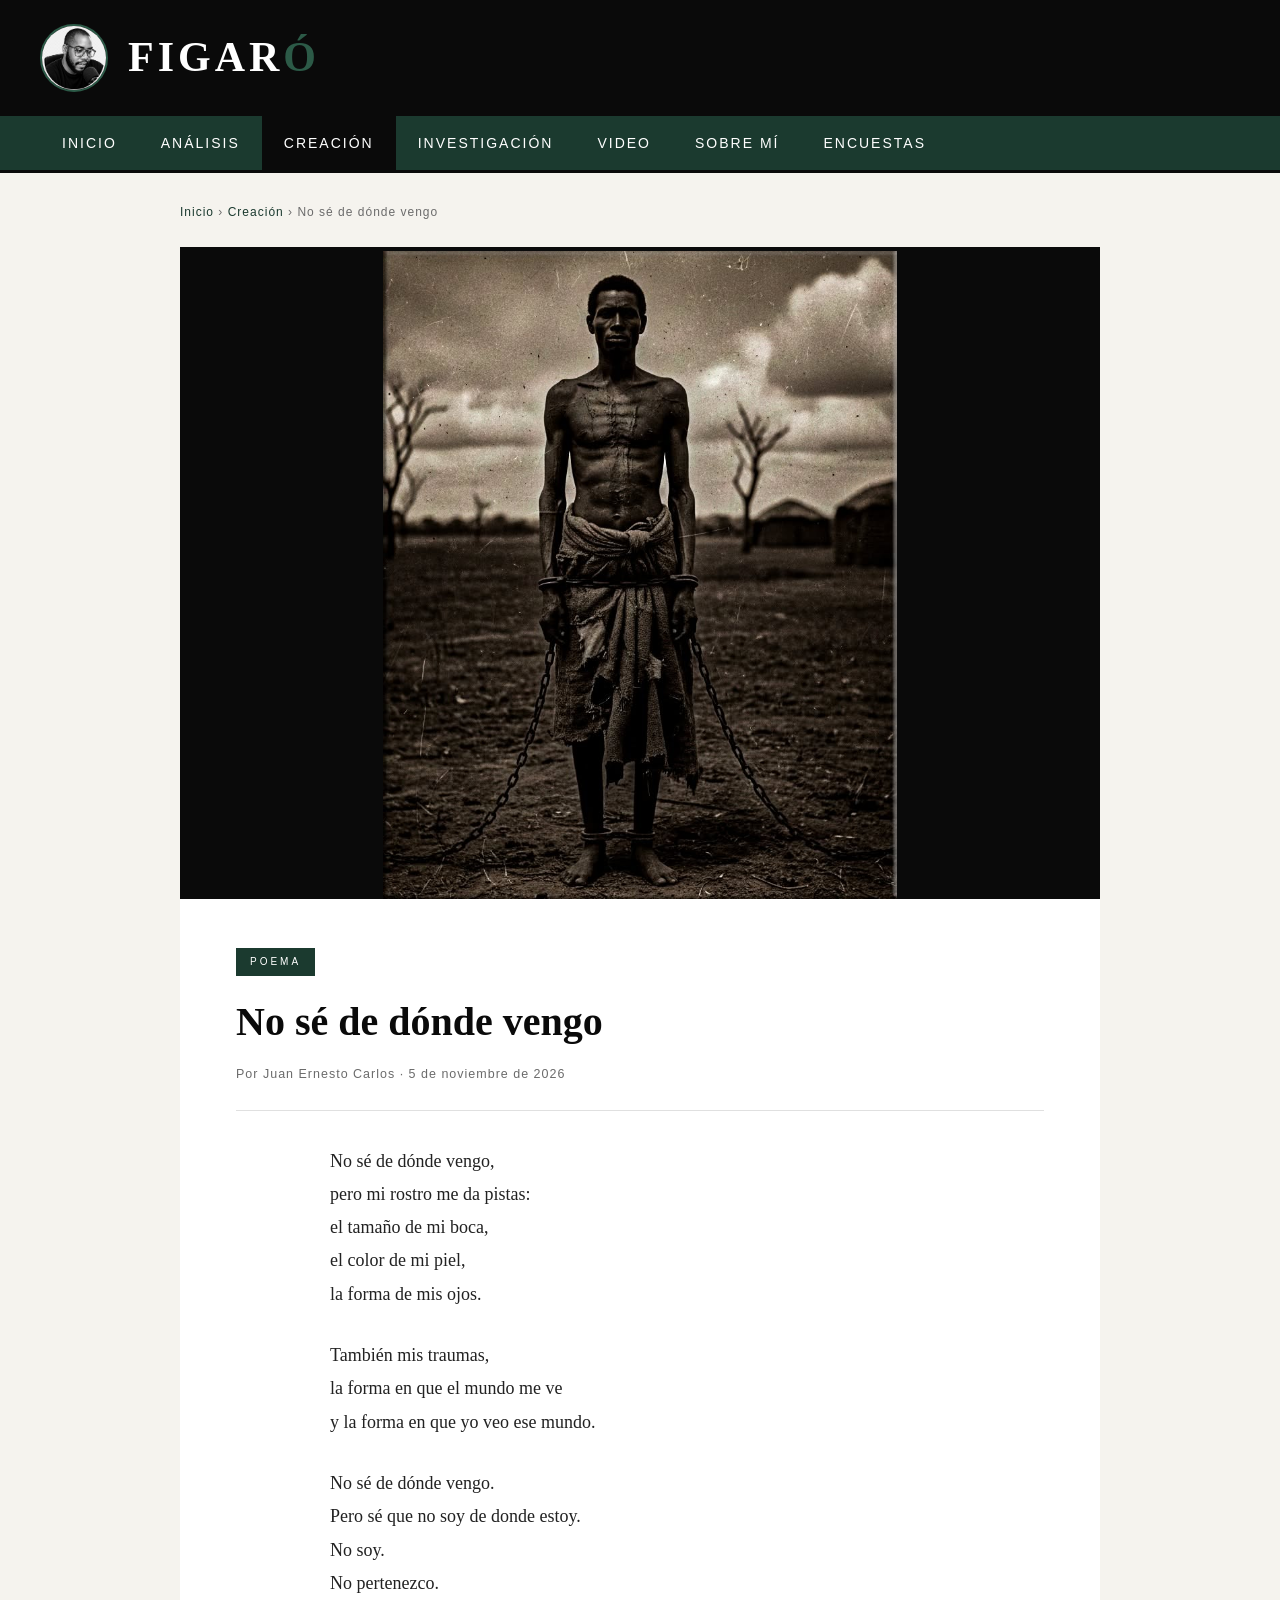
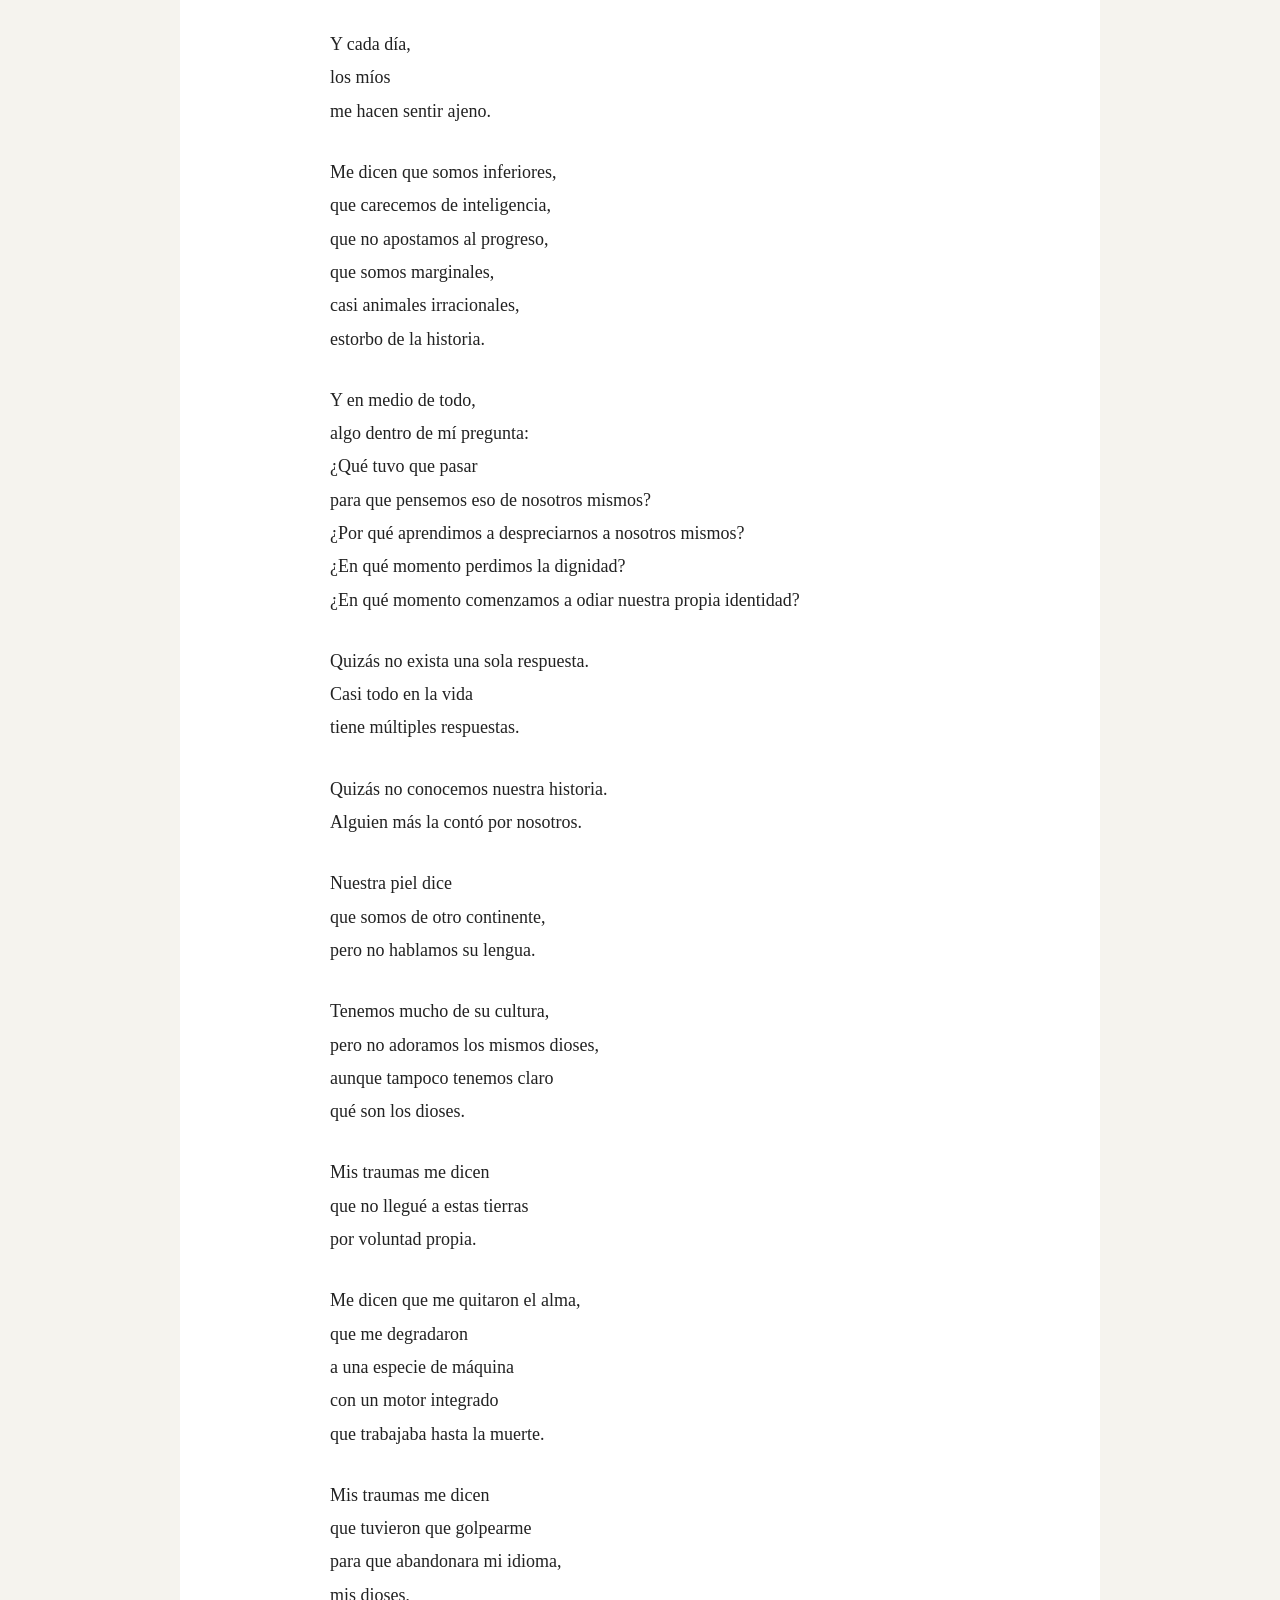
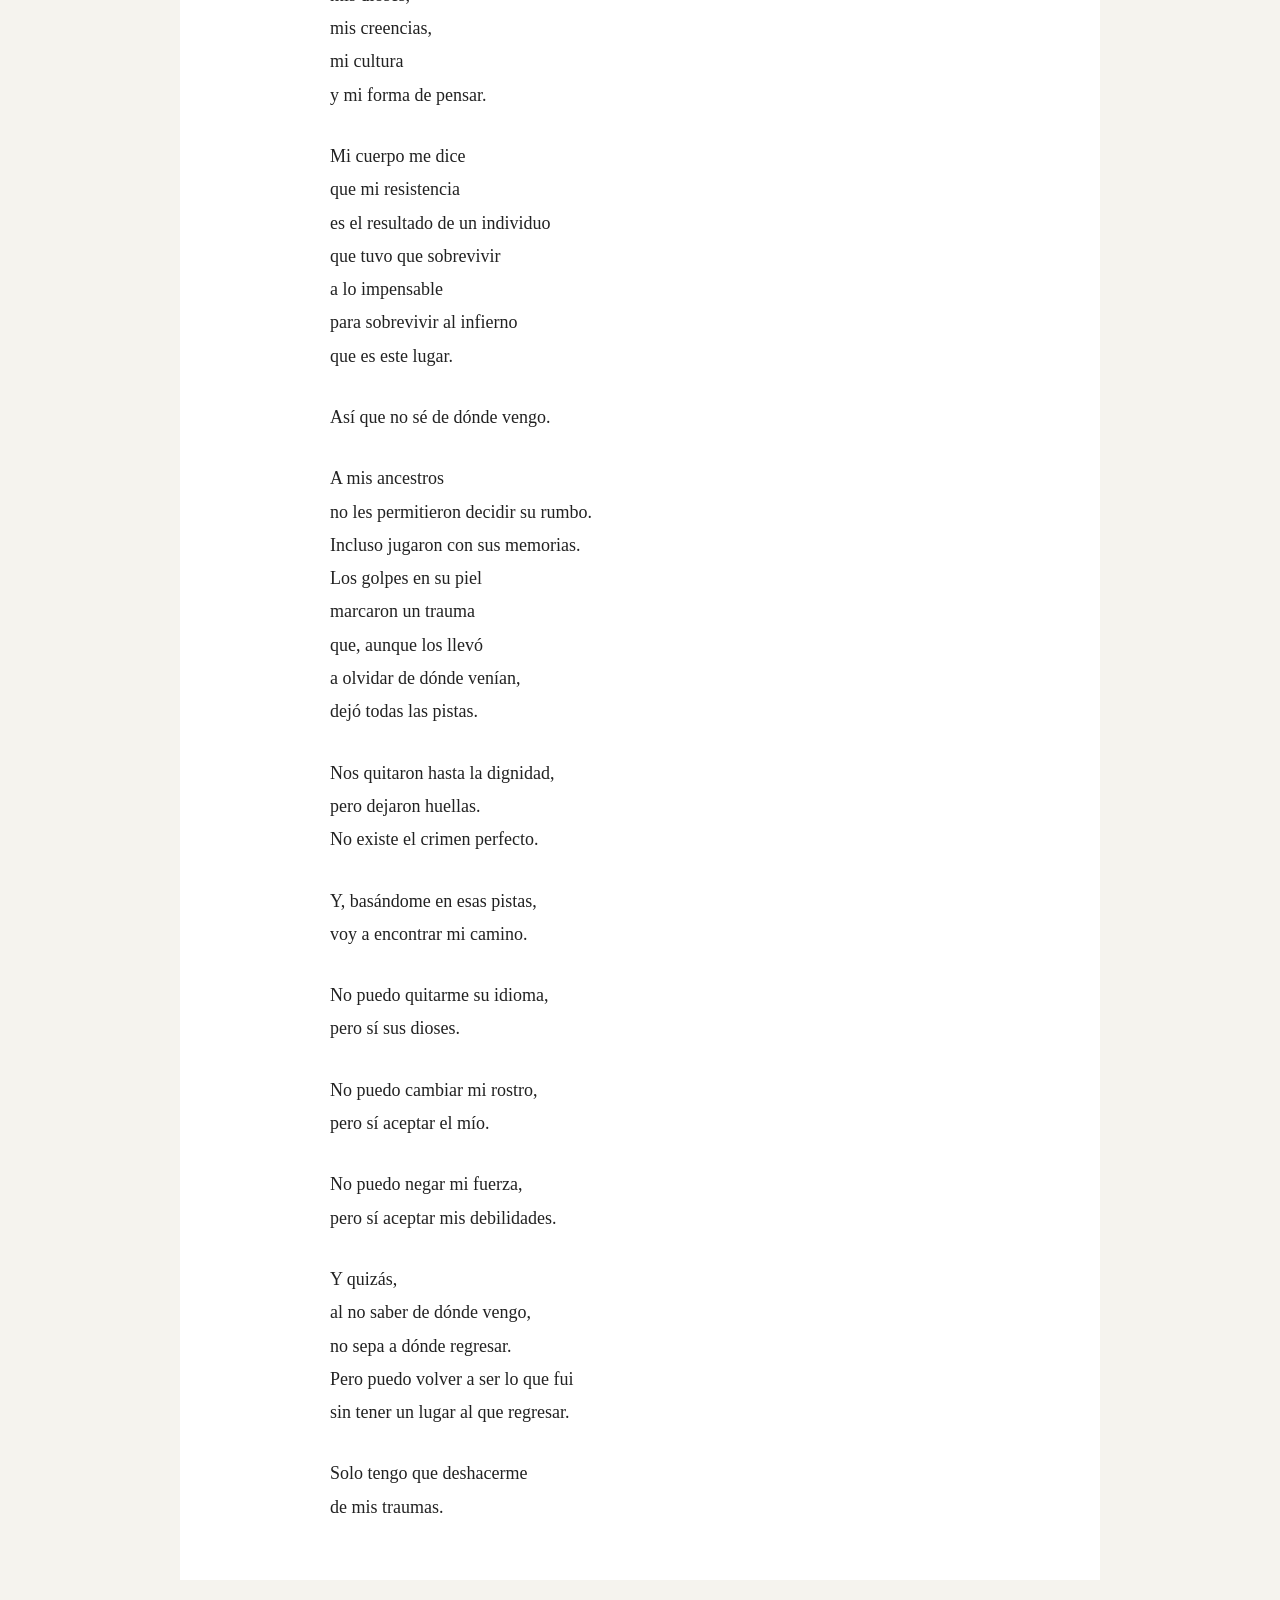
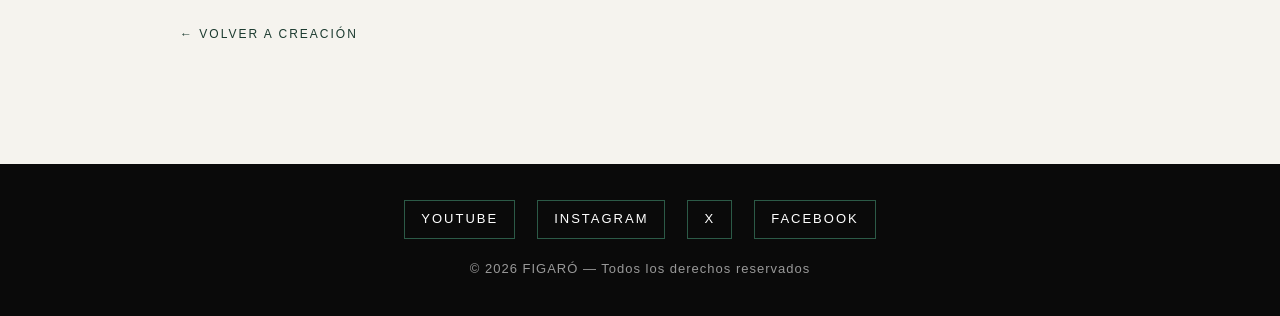
<file: creacion-1.html>
<!DOCTYPE html>
<html lang="es">
<head>
<meta charset="UTF-8">
<meta name="viewport" content="width=device-width, initial-scale=1.0">
<title>No sé de dónde vengo — FIGARÓ</title>
<meta name="description" content="Poema sobre la identidad, la memoria ancestral, el desarraigo y la reconstrucción personal.">
<meta name="author" content="Juan Ernesto Carlos">
<meta name="theme-color" content="#1B3A2F">
<link rel="icon" href="favicon.jpg" type="image/jpeg">
<link rel="apple-touch-icon" href="favicon.jpg">
<link rel="canonical" href="https://ccfigaro.github.io/figaro/creacion-1.html">

<meta property="og:type" content="article">
<meta property="og:site_name" content="FIGARÓ">
<meta property="og:locale" content="es_ES">
<meta property="og:title" content="No sé de dónde vengo">
<meta property="og:description" content="Poema sobre la identidad, la memoria ancestral y el desarraigo.">
<meta property="og:url" content="https://ccfigaro.github.io/figaro/creacion-1.html">
<meta property="og:image" content="https://ccfigaro.github.io/figaro/no-se-de-donde-vengo.jpg">
<meta name="twitter:card" content="summary_large_image">
<style>
  :root {
    --verde: #1B3A2F; --verde-cl: #2C5A47;
    --negro: #0A0A0A; --blanco: #FFFFFF;
    --crema: #F5F3EE; --gris: #6B6B6B; --gris-cl: #E0E0E0;
  }
  * { margin: 0; padding: 0; box-sizing: border-box; }
  body {
    font-family: 'Georgia', 'Times New Roman', serif;
    background: var(--crema); color: var(--negro); line-height: 1.6;
  }
  header {
    background: var(--negro); color: var(--blanco);
    padding: 24px 40px; display: flex; align-items: center; gap: 20px;
  }
  .foto-perfil {
    width: 68px; height: 68px; border-radius: 50%;
    object-fit: cover; border: 2px solid var(--verde-cl); flex-shrink: 0;
  }
  .titulo-blog {
    font-family: 'Playfair Display', Georgia, serif;
    font-size: 42px; letter-spacing: 4px; font-weight: 700;
  }
  .titulo-blog span { color: var(--verde-cl); }
  nav {
    background: var(--verde); padding: 0 40px;
    display: flex; flex-wrap: wrap; border-bottom: 3px solid var(--negro);
  }
  nav a {
    color: var(--blanco); text-decoration: none; padding: 16px 22px;
    font-family: sans-serif; font-size: 14px; letter-spacing: 2px;
    text-transform: uppercase; transition: background 0.2s;
  }
  nav a:hover, nav a.activo { background: var(--negro); }
  .contenedor { max-width: 1000px; margin: 0 auto; padding: 0 40px; }
  .migas {
    font-family: sans-serif; font-size: 12px; letter-spacing: 1px;
    padding: 30px 0 0;
  }
  .migas a { color: var(--verde); text-decoration: none; }
  .migas a:hover { text-decoration: underline; }
  .migas span { color: var(--gris); }
  article {
    background: var(--blanco); border-top: 4px solid var(--negro);
    margin: 24px 0 40px; overflow: hidden;
  }
  .portada-poema { background: var(--negro); text-align: center; }
  .portada-poema img {
    display: block; width: auto; max-width: 100%; height: auto;
    max-height: 72vh; margin: 0 auto; object-fit: contain;
  }
  .cuerpo-poema { padding: 48px 56px 56px; }
  .etiqueta {
    display: inline-block; background: var(--verde); color: var(--blanco);
    font-family: sans-serif; font-size: 10px; letter-spacing: 3px;
    text-transform: uppercase; padding: 6px 14px; margin-bottom: 22px;
  }
  h1.titulo-poema {
    font-family: 'Playfair Display', Georgia, serif;
    font-size: 40px; line-height: 1.2; color: var(--negro); margin-bottom: 18px;
  }
  .meta-poema {
    font-family: sans-serif; font-size: 12.5px; color: var(--gris);
    letter-spacing: 1px; padding-bottom: 26px; margin-bottom: 34px;
    border-bottom: 1px solid var(--gris-cl);
  }
  .poema {
    max-width: 620px; margin: 0 auto;
    font-size: 18px; line-height: 1.85; color: #222;
  }
  .poema p { margin-bottom: 28px; }
  .poema p:last-child { margin-bottom: 0; }
  .volver {
    display: inline-block; margin: 0 0 60px; font-family: sans-serif;
    font-size: 12px; letter-spacing: 2px; text-transform: uppercase;
    color: var(--verde); text-decoration: none;
  }
  .volver:hover { color: var(--negro); }
  footer {
    background: var(--negro); color: var(--blanco);
    text-align: center; padding: 36px 20px; margin-top: 60px;
  }
  .redes {
    display: flex; justify-content: center; gap: 22px;
    margin-bottom: 20px; flex-wrap: wrap;
  }
  .redes a {
    color: var(--blanco); text-decoration: none; font-family: sans-serif;
    font-size: 13px; letter-spacing: 2px; text-transform: uppercase;
    border: 1px solid var(--verde-cl); padding: 8px 16px; transition: background 0.2s;
  }
  .redes a:hover { background: var(--verde); }
  footer .copy {
    font-size: 13px; color: #999; font-family: sans-serif; letter-spacing: 1px;
  }
  @media (max-width: 800px) {
    .titulo-blog { font-size: 30px; letter-spacing: 2px; }
    header { padding: 20px; gap: 14px; }
    .foto-perfil { width: 54px; height: 54px; }
    nav { padding: 0 10px; }
    nav a { padding: 12px 14px; font-size: 12px; }
    .contenedor { padding: 0 20px; }
    .cuerpo-poema { padding: 30px 22px 36px; }
    h1.titulo-poema { font-size: 28px; }
    .poema { font-size: 16.5px; }
  }
</style>
</head>
<body>

<header>
  <img src="mi-foto.jpg" alt="Retrato de Juan Ernesto Carlos" class="foto-perfil">
  <h1 class="titulo-blog">FIGAR<span>Ó</span></h1>
</header>

<nav>
  <a href="index.html">Inicio</a>
  <a href="analisis.html">Análisis</a>
  <a href="creacion.html" class="activo">Creación</a>
  <a href="investigacion.html">Investigación</a>
  <a href="video.html">Video</a>
  <a href="sobre-mi.html">Sobre mí</a>
  <a href="encuestas/index.html">Encuestas</a>
</nav>

<div class="contenedor">
  <p class="migas"><a href="index.html">Inicio</a> <span>›</span> <a href="creacion.html">Creación</a> <span>›</span> <span>No sé de dónde vengo</span></p>

  <article>
    <div class="portada-poema">
      <img src="no-se-de-donde-vengo.jpg" alt="Figura encadenada en un paisaje árido">
    </div>

    <div class="cuerpo-poema">
      <span class="etiqueta">Poema</span>
      <h1 class="titulo-poema">No sé de dónde vengo</h1>
      <p class="meta-poema">Por Juan Ernesto Carlos · 5 de noviembre de 2026</p>

      <div class="poema">
        <p>No sé de dónde vengo,<br>
        pero mi rostro me da pistas:<br>
        el tamaño de mi boca,<br>
        el color de mi piel,<br>
        la forma de mis ojos.</p>

        <p>También mis traumas,<br>
        la forma en que el mundo me ve<br>
        y la forma en que yo veo ese mundo.</p>

        <p>No sé de dónde vengo.<br>
        Pero sé que no soy de donde estoy.<br>
        No soy.<br>
        No pertenezco.</p>

        <p>Y cada día,<br>
        los míos<br>
        me hacen sentir ajeno.</p>

        <p>Me dicen que somos inferiores,<br>
        que carecemos de inteligencia,<br>
        que no apostamos al progreso,<br>
        que somos marginales,<br>
        casi animales irracionales,<br>
        estorbo de la historia.</p>

        <p>Y en medio de todo,<br>
        algo dentro de mí pregunta:<br>
        ¿Qué tuvo que pasar<br>
        para que pensemos eso de nosotros mismos?<br>
        ¿Por qué aprendimos a despreciarnos a nosotros mismos?<br>
        ¿En qué momento perdimos la dignidad?<br>
        ¿En qué momento comenzamos a odiar nuestra propia identidad?</p>

        <p>Quizás no exista una sola respuesta.<br>
        Casi todo en la vida<br>
        tiene múltiples respuestas.</p>

        <p>Quizás no conocemos nuestra historia.<br>
        Alguien más la contó por nosotros.</p>

        <p>Nuestra piel dice<br>
        que somos de otro continente,<br>
        pero no hablamos su lengua.</p>

        <p>Tenemos mucho de su cultura,<br>
        pero no adoramos los mismos dioses,<br>
        aunque tampoco tenemos claro<br>
        qué son los dioses.</p>

        <p>Mis traumas me dicen<br>
        que no llegué a estas tierras<br>
        por voluntad propia.</p>

        <p>Me dicen que me quitaron el alma,<br>
        que me degradaron<br>
        a una especie de máquina<br>
        con un motor integrado<br>
        que trabajaba hasta la muerte.</p>

        <p>Mis traumas me dicen<br>
        que tuvieron que golpearme<br>
        para que abandonara mi idioma,<br>
        mis dioses,<br>
        mis creencias,<br>
        mi cultura<br>
        y mi forma de pensar.</p>

        <p>Mi cuerpo me dice<br>
        que mi resistencia<br>
        es el resultado de un individuo<br>
        que tuvo que sobrevivir<br>
        a lo impensable<br>
        para sobrevivir al infierno<br>
        que es este lugar.</p>

        <p>Así que no sé de dónde vengo.</p>

        <p>A mis ancestros<br>
        no les permitieron decidir su rumbo.<br>
        Incluso jugaron con sus memorias.<br>
        Los golpes en su piel<br>
        marcaron un trauma<br>
        que, aunque los llevó<br>
        a olvidar de dónde venían,<br>
        dejó todas las pistas.</p>

        <p>Nos quitaron hasta la dignidad,<br>
        pero dejaron huellas.<br>
        No existe el crimen perfecto.</p>

        <p>Y, basándome en esas pistas,<br>
        voy a encontrar mi camino.</p>

        <p>No puedo quitarme su idioma,<br>
        pero sí sus dioses.</p>

        <p>No puedo cambiar mi rostro,<br>
        pero sí aceptar el mío.</p>

        <p>No puedo negar mi fuerza,<br>
        pero sí aceptar mis debilidades.</p>

        <p>Y quizás,<br>
        al no saber de dónde vengo,<br>
        no sepa a dónde regresar.<br>
        Pero puedo volver a ser lo que fui<br>
        sin tener un lugar al que regresar.</p>

        <p>Solo tengo que deshacerme<br>
        de mis traumas.</p>
      </div>
    </div>
  </article>

  <a href="creacion.html" class="volver">← Volver a Creación</a>
</div>

<footer>
  <div class="redes">
    <a href="https://www.youtube.com/@Burrolom" target="_blank" rel="noopener">YouTube</a>
    <a href="https://instagram.com/WFIGARO" target="_blank" rel="noopener">Instagram</a>
    <a href="https://x.com/Burrolom" target="_blank" rel="noopener">X</a>
    <a href="https://facebook.com/CcFigaro" target="_blank" rel="noopener">Facebook</a>
  </div>
  <p class="copy">© 2026 FIGARÓ — Todos los derechos reservados</p>
</footer>

</body>
</html>
</file>
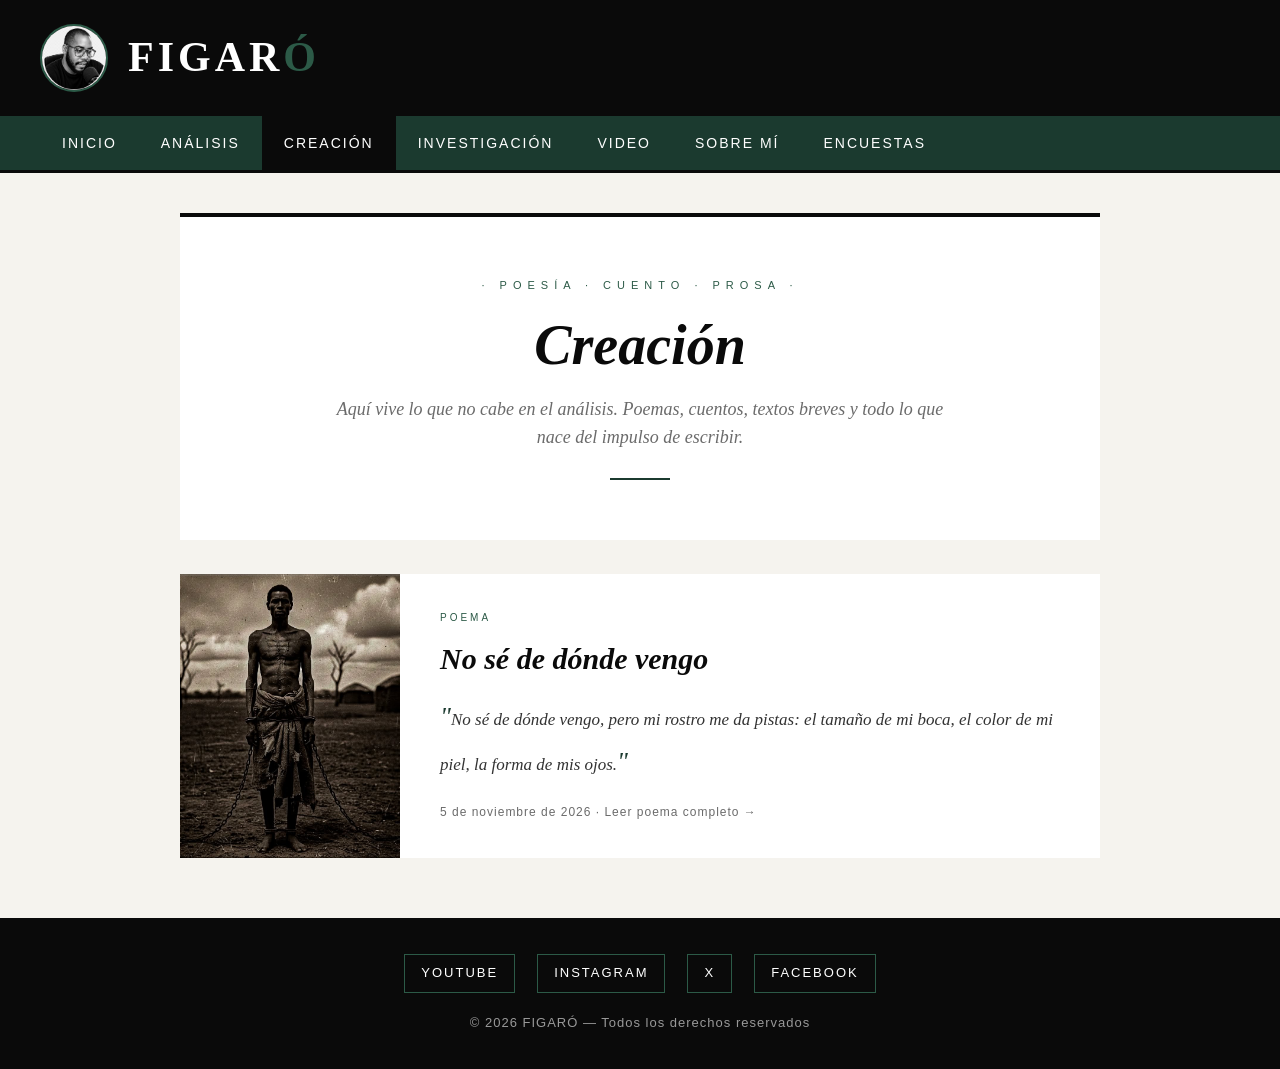
<file: creacion.html>
<!DOCTYPE html>
<html lang="es">
<head>
<meta charset="UTF-8">
<meta name="viewport" content="width=device-width, initial-scale=1.0">
<title>Creación — FIGARÓ</title>
<meta name="description" content="Poemas, cuentos cortos y prosa breve de FIGARÓ. Textos literarios para leer despacio.">
<meta name="author" content="Juan Ernesto Carlos">
<meta name="theme-color" content="#1B3A2F">
<link rel="icon" href="favicon.jpg" type="image/jpeg">
<link rel="apple-touch-icon" href="favicon.jpg">
<link rel="canonical" href="https://ccfigaro.github.io/figaro/creacion.html">

<meta property="og:type" content="website">
<meta property="og:site_name" content="FIGARÓ">
<meta property="og:locale" content="es_ES">
<meta property="og:title" content="Creación — FIGARÓ">
<meta property="og:description" content="Poemas, cuentos cortos y prosa breve.">
<meta property="og:url" content="https://ccfigaro.github.io/figaro/creacion.html">
<meta property="og:image" content="https://ccfigaro.github.io/figaro/mi-foto.jpg">
<meta name="twitter:card" content="summary_large_image">
<style>
  :root {
    --verde: #1B3A2F; --verde-cl: #2C5A47;
    --negro: #0A0A0A; --blanco: #FFFFFF;
    --crema: #F5F3EE; --gris: #6B6B6B; --gris-cl: #E0E0E0;
  }
  * { margin: 0; padding: 0; box-sizing: border-box; }
  body {
    font-family: 'Georgia', 'Times New Roman', serif;
    background: var(--crema); color: var(--negro); line-height: 1.6;
  }
  header {
    background: var(--negro); color: var(--blanco);
    padding: 24px 40px; display: flex; align-items: center; gap: 20px;
  }
  .foto-perfil {
    width: 68px; height: 68px; border-radius: 50%;
    object-fit: cover; border: 2px solid var(--verde-cl); flex-shrink: 0;
  }
  .titulo-blog {
    font-family: 'Playfair Display', Georgia, serif;
    font-size: 42px; letter-spacing: 4px; font-weight: 700;
  }
  .titulo-blog span { color: var(--verde-cl); }
  nav {
    background: var(--verde); padding: 0 40px;
    display: flex; flex-wrap: wrap; border-bottom: 3px solid var(--negro);
  }
  nav a {
    color: var(--blanco); text-decoration: none; padding: 16px 22px;
    font-family: sans-serif; font-size: 14px; letter-spacing: 2px;
    text-transform: uppercase; transition: background 0.2s;
  }
  nav a:hover, nav a.activo { background: var(--negro); }

  .contenedor {
    max-width: 1000px; margin: 40px auto; padding: 0 40px;
  }

  main { min-height: 60vh; }

  /* Cabecera poética */
  .titulo-seccion {
    background: var(--blanco);
    padding: 60px 50px;
    border-top: 4px solid var(--negro);
    text-align: center;
    margin-bottom: 34px;
  }
  .titulo-seccion .prefijo {
    font-family: sans-serif; font-size: 11px; letter-spacing: 6px;
    text-transform: uppercase; color: var(--verde-cl); margin-bottom: 20px;
  }
  .titulo-seccion h1 {
    font-family: 'Playfair Display', Georgia, serif;
    font-size: 56px; font-style: italic; color: var(--negro);
    margin-bottom: 18px; line-height: 1.1;
  }
  .titulo-seccion .descripcion {
    font-size: 18px; color: var(--gris);
    font-style: italic; max-width: 620px; margin: 0 auto;
  }
  .titulo-seccion .linea {
    width: 60px; height: 2px; background: var(--verde);
    margin: 26px auto 0;
  }

  /* Lista de creaciones — estilo libre */
  .lista-creaciones {
    display: flex; flex-direction: column; gap: 0;
  }

  .creacion {
    background: var(--blanco);
    padding: 40px 44px;
    border-bottom: 1px solid var(--gris-cl);
    text-decoration: none; color: inherit;
    display: block; position: relative;
    transition: background 0.25s, padding-left 0.25s;
  }
  .creacion:last-child { border-bottom: none; }
  .creacion:hover {
    background: var(--crema);
    padding-left: 56px;
  }
  .creacion.con-imagen {
    display: grid; grid-template-columns: 220px 1fr;
    padding: 0; overflow: hidden;
  }
  .creacion.con-imagen:hover { padding-left: 0; }
  .creacion .miniatura-creacion {
    min-height: 100%; overflow: hidden; background: var(--negro);
  }
  .creacion .miniatura-creacion img {
    width: 100%; height: 100%; min-height: 280px;
    object-fit: cover; display: block; transition: transform 0.3s;
  }
  .creacion:hover .miniatura-creacion img { transform: scale(1.04); }
  .creacion .contenido-creacion { padding: 36px 40px; }
  .creacion::before {
    content: ''; position: absolute; left: 0; top: 0; bottom: 0;
    width: 0; background: var(--verde); transition: width 0.25s;
  }
  .creacion:hover::before { width: 6px; }

  .creacion .tipo {
    font-family: sans-serif; font-size: 10px; letter-spacing: 3px;
    text-transform: uppercase; color: var(--verde-cl);
    margin-bottom: 14px;
  }
  .creacion h2 {
    font-family: 'Playfair Display', Georgia, serif;
    font-size: 30px; font-style: italic;
    color: var(--negro); line-height: 1.25;
    margin-bottom: 16px;
  }
  .creacion .fragmento {
    font-size: 17px; line-height: 1.75;
    color: #333; font-style: italic;
    max-width: 640px; margin-bottom: 18px;
  }
  .creacion .fragmento::before { content: '"'; color: var(--verde); font-size: 26px; }
  .creacion .fragmento::after  { content: '"'; color: var(--verde); font-size: 26px; }
  .creacion .meta {
    font-family: sans-serif; font-size: 12px; color: var(--gris);
    letter-spacing: 1px;
  }

  /* Aviso de sección en preparación */
  .aviso {
    background: var(--blanco);
    border-top: 4px solid var(--verde);
    padding: 44px 40px;
    text-align: center;
  }
  .aviso h3 {
    font-family: 'Playfair Display', Georgia, serif;
    font-size: 24px; color: var(--negro); margin-bottom: 12px;
  }
  .aviso p { color: var(--gris); font-size: 16px; max-width: 560px; margin: 0 auto; }

  footer {
    background: var(--negro); color: var(--blanco);
    text-align: center; padding: 36px 20px; margin-top: 60px;
  }
  .redes {
    display: flex; justify-content: center; gap: 22px;
    margin-bottom: 20px; flex-wrap: wrap;
  }
  .redes a {
    color: var(--blanco); text-decoration: none;
    font-family: sans-serif; font-size: 13px; letter-spacing: 2px;
    text-transform: uppercase; border: 1px solid var(--verde-cl);
    padding: 8px 16px; transition: background 0.2s;
  }
  .redes a:hover { background: var(--verde); }
  footer .copy {
    font-size: 13px; color: #999;
    font-family: sans-serif; letter-spacing: 1px;
  }

  @media (max-width: 800px) {
    .contenedor { padding: 0 20px; }
    .titulo-blog { font-size: 30px; letter-spacing: 2px; }
    header { padding: 20px; gap: 14px; }
    .foto-perfil { width: 54px; height: 54px; }
    nav { padding: 0 10px; }
    nav a { padding: 12px 14px; font-size: 12px; }
    .titulo-seccion { padding: 40px 24px; }
    .titulo-seccion h1 { font-size: 36px; }
    .creacion { padding: 28px 22px; }
    .creacion h2 { font-size: 22px; }
    .creacion.con-imagen { grid-template-columns: 1fr; }
    .creacion .miniatura-creacion { height: 280px; }
    .creacion .miniatura-creacion img { min-height: 0; }
    .creacion .contenido-creacion { padding: 28px 22px; }
    .aviso { padding: 32px 22px; }
  }
</style>
</head>
<body>

<header>
  <!-- FOTO DE PERFIL · mi-foto.jpg es una imagen cuadrada de ~700x700 px (102 KB) -->
  <img src="mi-foto.jpg" alt="Retrato de Juan Ernesto Carlos" class="foto-perfil">
  <h1 class="titulo-blog">FIGAR<span>Ó</span></h1>
</header>

<nav>
  <a href="index.html">Inicio</a>
  <a href="analisis.html">Análisis</a>
  <a href="creacion.html" class="activo">Creación</a>
  <a href="investigacion.html">Investigación</a>
  <a href="video.html">Video</a>
  <a href="sobre-mi.html">Sobre mí</a>
  <a href="encuestas/index.html">Encuestas</a>
</nav>

<div class="contenedor">

  <main>

    <section class="titulo-seccion">
      <div class="prefijo">· Poesía · Cuento · Prosa ·</div>
      <h1>Creación</h1>
      <p class="descripcion">Aquí vive lo que no cabe en el análisis. Poemas, cuentos, textos breves y todo lo que nace del impulso de escribir.</p>
      <div class="linea"></div>
    </section>

    <section class="lista-creaciones">

      <!-- PLANTILLA · cuando escribas un texto, duplica este bloque, quita los
           marcadores de comentario y cambia el tipo, el título, el fragmento y
           la fecha. Si además creas el archivo del texto completo (por ejemplo
           creacion-1.html), cambia href="#" por su nombre. -->
      <!--
      <a href="#" class="creacion">
        <div class="tipo">Poema</div>
        <h2>Título del texto</h2>
        <p class="fragmento">Dos o tres versos o líneas de presentación.</p>
        <div class="meta">Fecha de publicación</div>
      </a>
      -->

      <a href="creacion-1.html" class="creacion con-imagen">
        <div class="miniatura-creacion">
          <img src="no-se-de-donde-vengo.jpg" alt="Figura encadenada en un paisaje árido, portada del poema No sé de dónde vengo">
        </div>
        <div class="contenido-creacion">
          <div class="tipo">Poema</div>
          <h2>No sé de dónde vengo</h2>
          <p class="fragmento">No sé de dónde vengo, pero mi rostro me da pistas: el tamaño de mi boca, el color de mi piel, la forma de mis ojos.</p>
          <div class="meta">5 de noviembre de 2026 · Leer poema completo →</div>
        </div>
      </a>

    </section>

  </main>
</div>

<footer>
  <!-- REDES SOCIALES · pon aquí tus enlaces reales -->
  <div class="redes">
    <a href="https://www.youtube.com/@Burrolom" target="_blank" rel="noopener">YouTube</a>
    <a href="https://instagram.com/WFIGARO" target="_blank" rel="noopener">Instagram</a>
    <a href="https://x.com/Burrolom" target="_blank" rel="noopener">X</a>
    <a href="https://facebook.com/CcFigaro" target="_blank" rel="noopener">Facebook</a>
  </div>
  <p class="copy">© 2026 FIGARÓ — Todos los derechos reservados</p>
</footer>

</body>
</html>
</file>
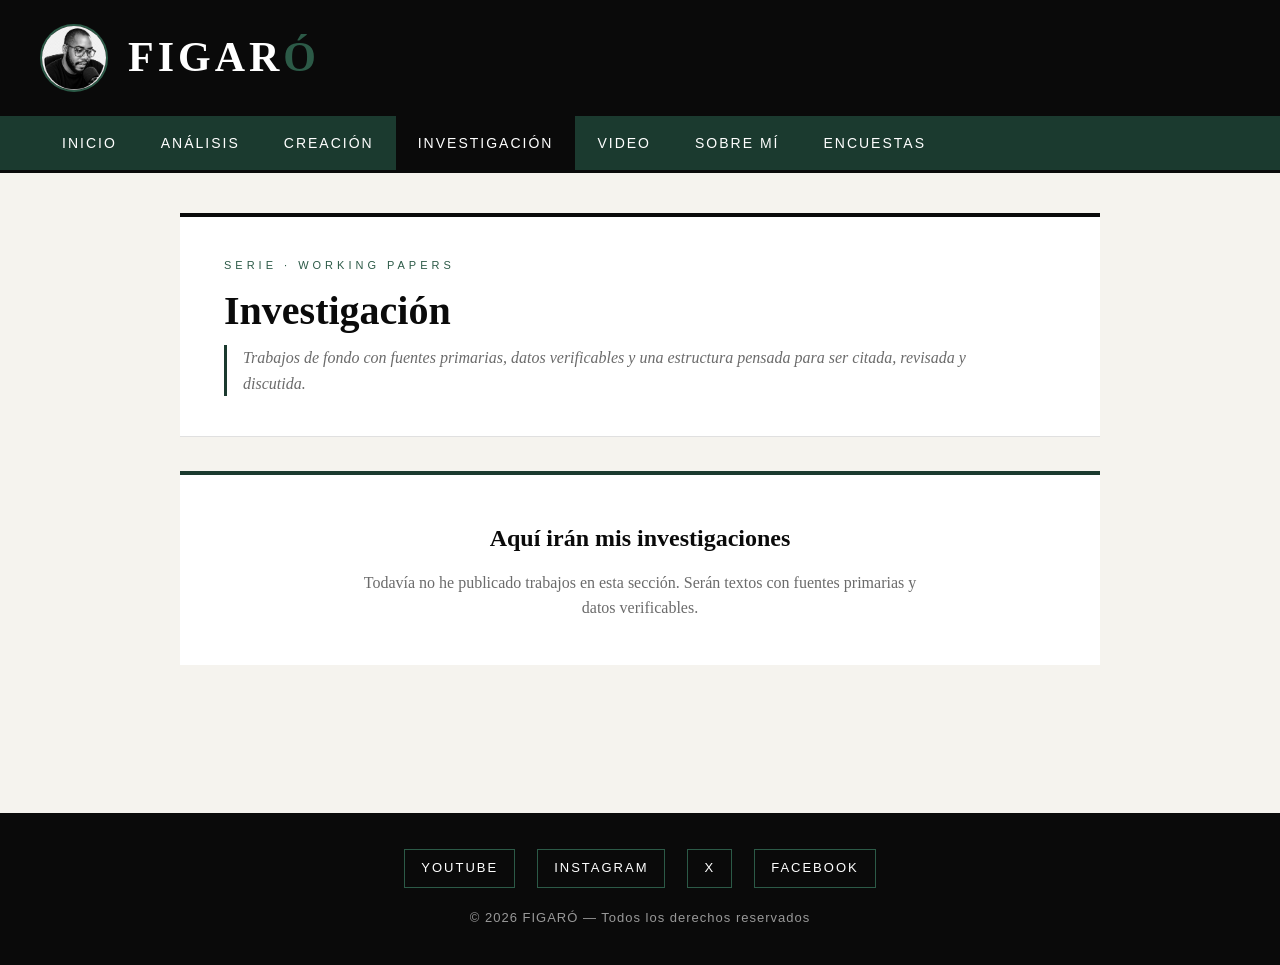
<file: investigacion.html>
<!DOCTYPE html>
<html lang="es">
<head>
<meta charset="UTF-8">
<meta name="viewport" content="width=device-width, initial-scale=1.0">
<title>Investigación — FIGARÓ</title>
<meta name="description" content="Working papers de FIGARÓ: trabajos de fondo con fuentes primarias y datos verificables sobre recursos hídricos, memoria, economía y comunicación.">
<meta name="author" content="Juan Ernesto Carlos">
<meta name="theme-color" content="#1B3A2F">
<link rel="icon" href="favicon.jpg" type="image/jpeg">
<link rel="apple-touch-icon" href="favicon.jpg">
<link rel="canonical" href="https://ccfigaro.github.io/figaro/investigacion.html">

<meta property="og:type" content="website">
<meta property="og:site_name" content="FIGARÓ">
<meta property="og:locale" content="es_ES">
<meta property="og:title" content="Investigación — FIGARÓ">
<meta property="og:description" content="Trabajos de fondo con fuentes primarias y datos verificables.">
<meta property="og:url" content="https://ccfigaro.github.io/figaro/investigacion.html">
<meta property="og:image" content="https://ccfigaro.github.io/figaro/mi-foto.jpg">
<meta name="twitter:card" content="summary_large_image">
<style>
  :root {
    --verde: #1B3A2F; --verde-cl: #2C5A47;
    --negro: #0A0A0A; --blanco: #FFFFFF;
    --crema: #F5F3EE; --gris: #6B6B6B; --gris-cl: #E0E0E0;
  }
  * { margin: 0; padding: 0; box-sizing: border-box; }
  body {
    font-family: 'Georgia', 'Times New Roman', serif;
    background: var(--crema); color: var(--negro); line-height: 1.6;
  }
  header {
    background: var(--negro); color: var(--blanco);
    padding: 24px 40px; display: flex; align-items: center; gap: 20px;
  }
  .foto-perfil {
    width: 68px; height: 68px; border-radius: 50%;
    object-fit: cover; border: 2px solid var(--verde-cl); flex-shrink: 0;
  }
  .titulo-blog {
    font-family: 'Playfair Display', Georgia, serif;
    font-size: 42px; letter-spacing: 4px; font-weight: 700;
  }
  .titulo-blog span { color: var(--verde-cl); }
  nav {
    background: var(--verde); padding: 0 40px;
    display: flex; flex-wrap: wrap; border-bottom: 3px solid var(--negro);
  }
  nav a {
    color: var(--blanco); text-decoration: none; padding: 16px 22px;
    font-family: sans-serif; font-size: 14px; letter-spacing: 2px;
    text-transform: uppercase; transition: background 0.2s;
  }
  nav a:hover, nav a.activo { background: var(--negro); }

  .contenedor {
    max-width: 1000px; margin: 40px auto; padding: 0 40px;
  }

  main { min-height: 60vh; }

  /* Cabecera académica */
  .titulo-seccion {
    background: var(--blanco);
    padding: 40px 44px;
    border-top: 4px solid var(--negro);
    border-bottom: 1px solid var(--gris-cl);
    margin-bottom: 34px;
  }
  .titulo-seccion .prefijo {
    font-family: sans-serif; font-size: 11px; letter-spacing: 4px;
    text-transform: uppercase; color: var(--verde-cl); margin-bottom: 12px;
  }
  .titulo-seccion h1 {
    font-family: 'Playfair Display', Georgia, serif;
    font-size: 40px; color: var(--negro); margin-bottom: 10px;
    line-height: 1.2;
  }
  .titulo-seccion .descripcion {
    color: var(--gris); font-size: 16px; font-style: italic;
    border-left: 3px solid var(--verde); padding-left: 16px;
    max-width: 780px;
  }

  /* Lista de investigaciones */
  .lista-investigaciones {
    display: flex; flex-direction: column; gap: 30px;
  }

  .investigacion {
    background: var(--blanco);
    padding: 30px 34px;
    border-left: 5px solid var(--verde);
    text-decoration: none; color: inherit; display: block;
    transition: box-shadow 0.2s, transform 0.2s;
  }
  .investigacion:hover {
    box-shadow: 0 8px 22px rgba(0,0,0,0.09);
    transform: translateY(-3px);
  }
  .investigacion .numero {
    font-family: 'Playfair Display', Georgia, serif;
    font-size: 42px; color: var(--verde);
    font-weight: bold; line-height: 1;
    margin-bottom: 10px; opacity: 0.4;
  }
  .investigacion .tipo {
    font-family: sans-serif; font-size: 10px; letter-spacing: 3px;
    text-transform: uppercase; color: var(--verde-cl);
    margin-bottom: 10px;
  }
  .investigacion h2 {
    font-family: 'Playfair Display', Georgia, serif;
    font-size: 26px; color: var(--negro); line-height: 1.25;
    margin-bottom: 10px;
  }
  .investigacion .meta {
    font-family: sans-serif; font-size: 12px; color: var(--gris);
    letter-spacing: 1px; margin-bottom: 14px;
    padding-bottom: 14px; border-bottom: 1px dashed var(--gris-cl);
  }
  .investigacion .resumen {
    font-size: 15.5px; color: #333; line-height: 1.7;
    margin-bottom: 16px;
  }
  .investigacion .resumen strong { color: var(--negro); }
  .investigacion .leer {
    font-family: sans-serif; font-size: 12px; letter-spacing: 2px;
    text-transform: uppercase; color: var(--verde); font-weight: bold;
  }
  .investigacion:hover .leer { color: var(--negro); }

  /* Aviso de sección en preparación */
  .aviso {
    background: var(--blanco);
    border-top: 4px solid var(--verde);
    padding: 44px 40px;
    text-align: center;
  }
  .aviso h3 {
    font-family: 'Playfair Display', Georgia, serif;
    font-size: 24px; color: var(--negro); margin-bottom: 12px;
  }
  .aviso p { color: var(--gris); font-size: 16px; max-width: 560px; margin: 0 auto; }

  footer {
    background: var(--negro); color: var(--blanco);
    text-align: center; padding: 36px 20px; margin-top: 60px;
  }
  .redes {
    display: flex; justify-content: center; gap: 22px;
    margin-bottom: 20px; flex-wrap: wrap;
  }
  .redes a {
    color: var(--blanco); text-decoration: none;
    font-family: sans-serif; font-size: 13px; letter-spacing: 2px;
    text-transform: uppercase; border: 1px solid var(--verde-cl);
    padding: 8px 16px; transition: background 0.2s;
  }
  .redes a:hover { background: var(--verde); }
  footer .copy {
    font-size: 13px; color: #999;
    font-family: sans-serif; letter-spacing: 1px;
  }

  @media (max-width: 800px) {
    .contenedor { padding: 0 20px; }
    .titulo-blog { font-size: 30px; letter-spacing: 2px; }
    header { padding: 20px; gap: 14px; }
    .foto-perfil { width: 54px; height: 54px; }
    nav { padding: 0 10px; }
    nav a { padding: 12px 14px; font-size: 12px; }
    .titulo-seccion { padding: 28px 24px; }
    .titulo-seccion h1 { font-size: 28px; }
    .investigacion { padding: 22px 22px; }
    .investigacion h2 { font-size: 21px; }
    .aviso { padding: 32px 22px; }
  }
</style>
</head>
<body>

<header>
  <!-- FOTO DE PERFIL · mi-foto.jpg es una imagen cuadrada de ~700x700 px (102 KB) -->
  <img src="mi-foto.jpg" alt="Retrato de Juan Ernesto Carlos" class="foto-perfil">
  <h1 class="titulo-blog">FIGAR<span>Ó</span></h1>
</header>

<nav>
  <a href="index.html">Inicio</a>
  <a href="analisis.html">Análisis</a>
  <a href="creacion.html">Creación</a>
  <a href="investigacion.html" class="activo">Investigación</a>
  <a href="video.html">Video</a>
  <a href="sobre-mi.html">Sobre mí</a>
  <a href="encuestas/index.html">Encuestas</a>
</nav>

<div class="contenedor">

  <main>

    <section class="titulo-seccion">
      <div class="prefijo">Serie · Working Papers</div>
      <h1>Investigación</h1>
      <p class="descripcion">Trabajos de fondo con fuentes primarias, datos verificables y una estructura pensada para ser citada, revisada y discutida.</p>
    </section>

    <section class="lista-investigaciones">

      <!-- PLANTILLA · cuando publiques un trabajo, duplica este bloque, quita
           los marcadores de comentario y cambia el número, el tipo, el título,
           el resumen y los datos. Si creas el archivo del trabajo completo
           (por ejemplo investigacion-1.html), cambia href="#" por su nombre. -->
      <!--
      <a href="#" class="investigacion">
        <div class="numero">01</div>
        <div class="tipo">Investigación · Área</div>
        <h2>Título del trabajo</h2>
        <div class="meta">Publicado el fecha · X páginas · Y fuentes</div>
        <p class="resumen"><strong>Resumen.</strong> Dos o tres líneas con el
        argumento principal y la metodología.</p>
        <span class="leer">Leer investigación completa →</span>
      </a>
      -->

      <div class="aviso">
        <h3>Aquí irán mis investigaciones</h3>
        <p>Todavía no he publicado trabajos en esta sección. Serán textos con fuentes primarias y datos verificables.</p>
      </div>

    </section>

  </main>
</div>

<footer>
  <!-- REDES SOCIALES · pon aquí tus enlaces reales -->
  <div class="redes">
    <a href="https://www.youtube.com/@Burrolom" target="_blank" rel="noopener">YouTube</a>
    <a href="https://instagram.com/WFIGARO" target="_blank" rel="noopener">Instagram</a>
    <a href="https://x.com/Burrolom" target="_blank" rel="noopener">X</a>
    <a href="https://facebook.com/CcFigaro" target="_blank" rel="noopener">Facebook</a>
  </div>
  <p class="copy">© 2026 FIGARÓ — Todos los derechos reservados</p>
</footer>

</body>
</html>
</file>
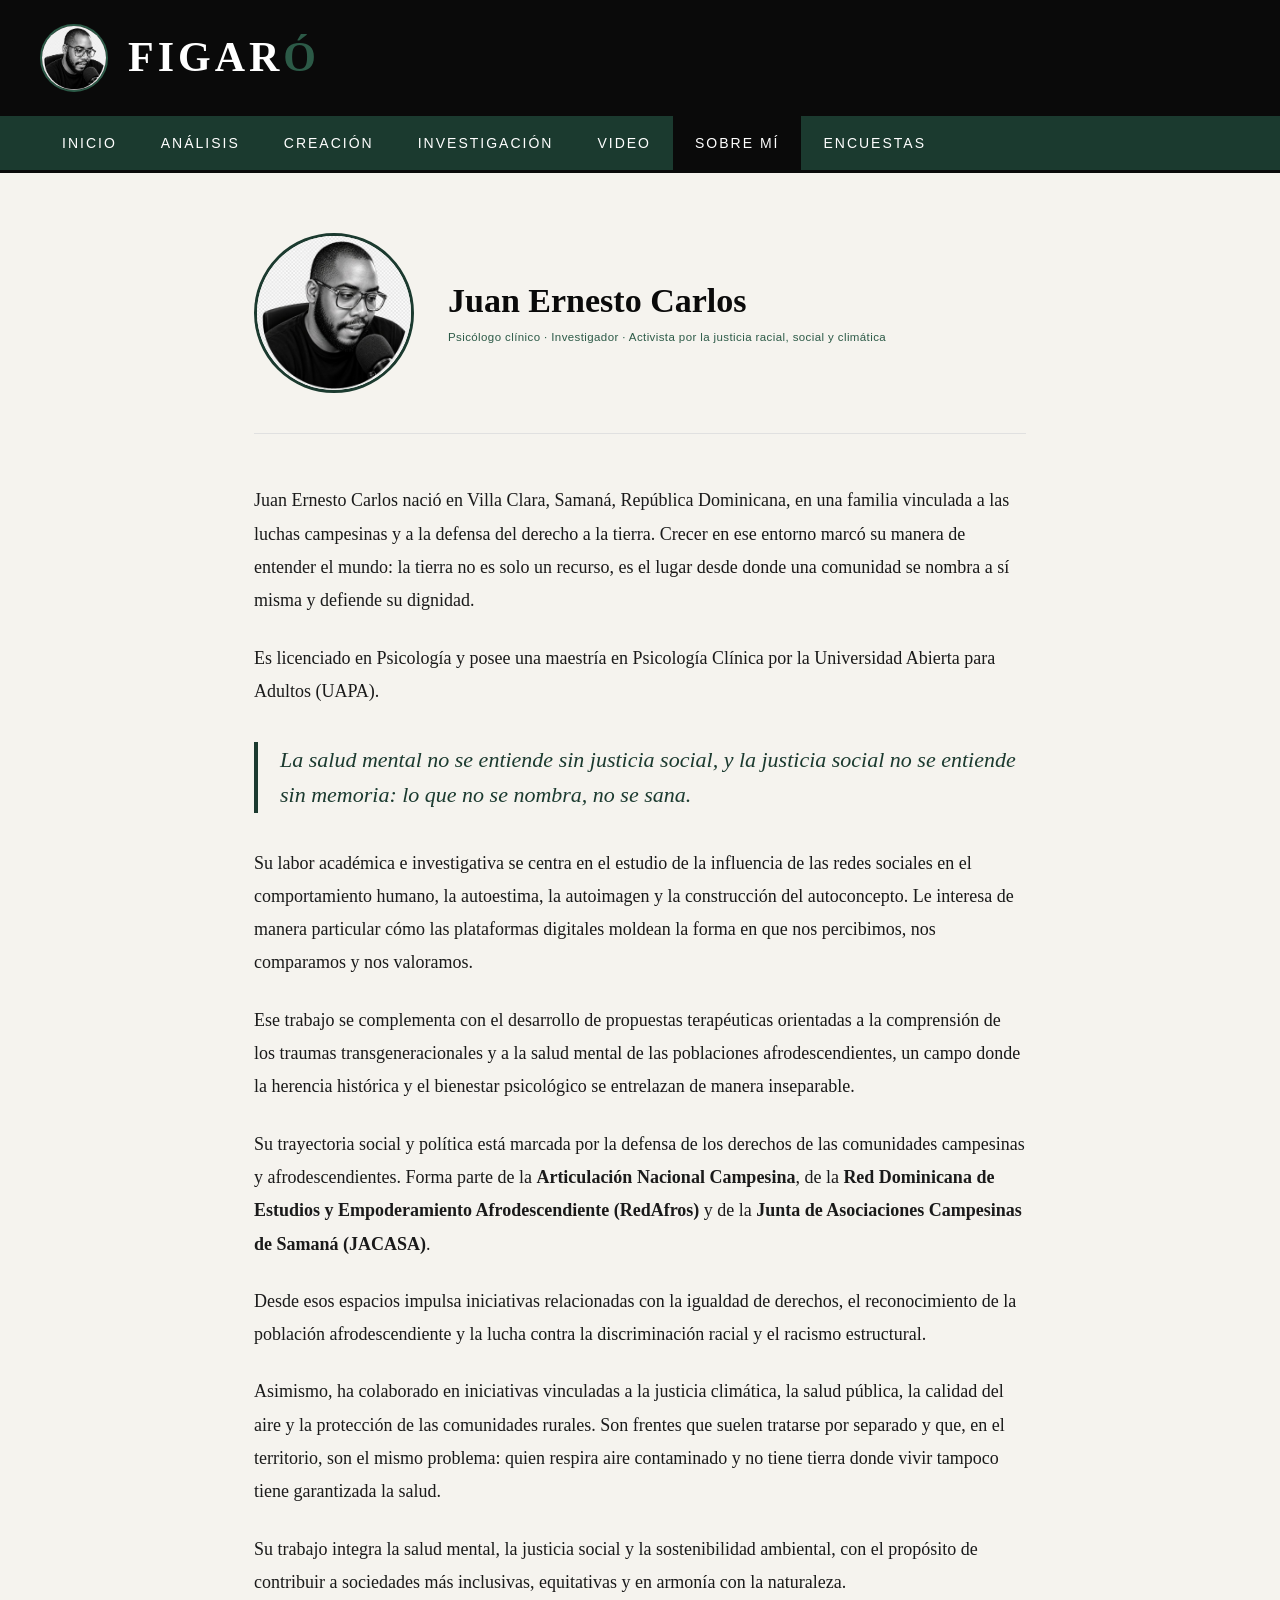
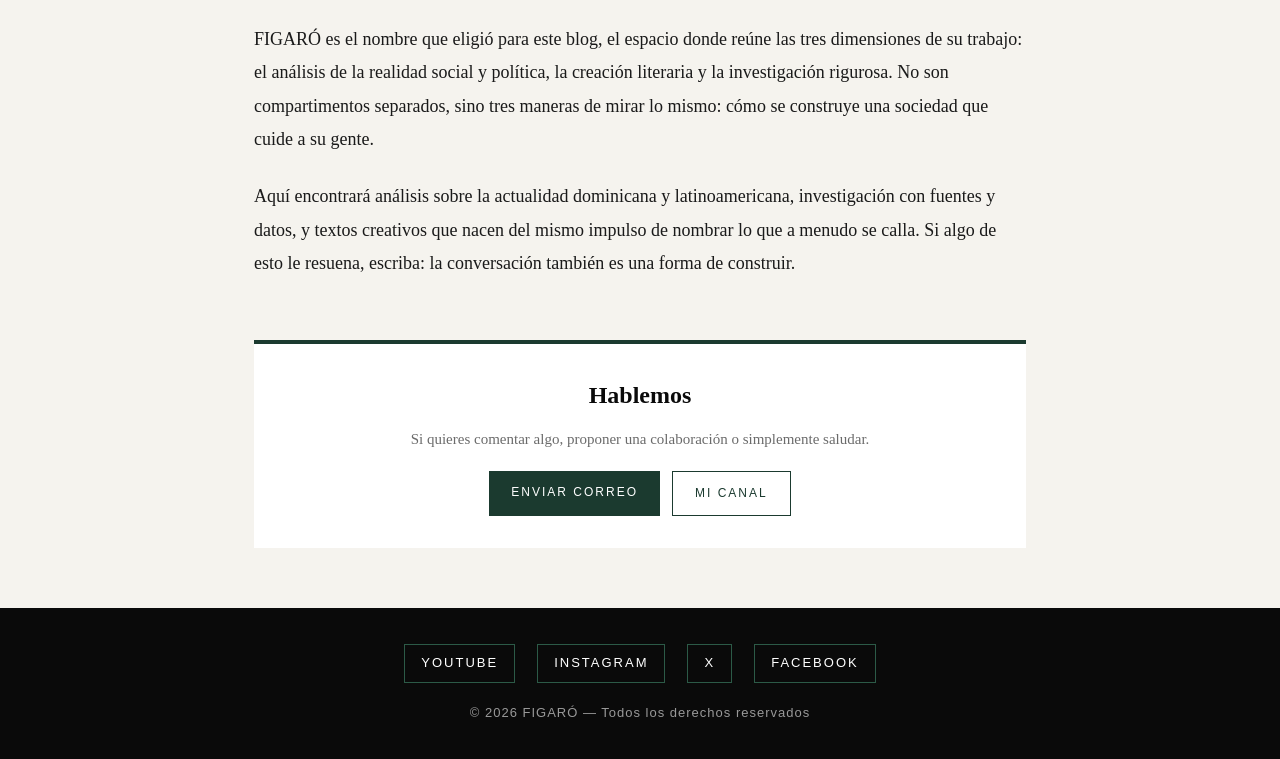
<file: sobre-mi.html>
<!DOCTYPE html>
<html lang="es">
<head>
<meta charset="UTF-8">
<meta name="viewport" content="width=device-width, initial-scale=1.0">
<title>Sobre mí — FIGARÓ</title>
<meta name="description" content="Juan Ernesto Carlos, psicólogo clínico e investigador: redes sociales y autoconcepto, traumas transgeneracionales, salud mental afrodescendiente y justicia racial, social y climática.">
<meta name="author" content="Juan Ernesto Carlos">
<meta name="theme-color" content="#1B3A2F">
<link rel="icon" href="favicon.jpg" type="image/jpeg">
<link rel="apple-touch-icon" href="favicon.jpg">
<link rel="canonical" href="https://ccfigaro.github.io/figaro/sobre-mi.html">

<meta property="og:type" content="profile">
<meta property="og:site_name" content="FIGARÓ">
<meta property="og:locale" content="es_ES">
<meta property="og:title" content="Sobre mí — FIGARÓ">
<meta property="og:description" content="Trayectoria, formación y por qué existe este blog.">
<meta property="og:url" content="https://ccfigaro.github.io/figaro/sobre-mi.html">
<meta property="og:image" content="https://ccfigaro.github.io/figaro/mi-foto.jpg">
<meta name="twitter:card" content="summary_large_image">
<style>
  :root {
    --verde: #1B3A2F; --verde-cl: #2C5A47;
    --negro: #0A0A0A; --blanco: #FFFFFF;
    --crema: #F5F3EE; --gris: #6B6B6B; --gris-cl: #E0E0E0;
  }
  * { margin: 0; padding: 0; box-sizing: border-box; }
  body {
    font-family: 'Georgia', 'Times New Roman', serif;
    background: var(--crema); color: var(--negro); line-height: 1.6;
  }
  header {
    background: var(--negro); color: var(--blanco);
    padding: 24px 40px; display: flex; align-items: center; gap: 20px;
  }
  .foto-perfil {
    width: 68px; height: 68px; border-radius: 50%;
    object-fit: cover; border: 2px solid var(--verde-cl); flex-shrink: 0;
  }
  .titulo-blog {
    font-family: 'Playfair Display', Georgia, serif;
    font-size: 42px; letter-spacing: 4px; font-weight: 700;
  }
  .titulo-blog span { color: var(--verde-cl); }
  nav {
    background: var(--verde); padding: 0 40px;
    display: flex; flex-wrap: wrap; border-bottom: 3px solid var(--negro);
  }
  nav a {
    color: var(--blanco); text-decoration: none; padding: 16px 22px;
    font-family: sans-serif; font-size: 14px; letter-spacing: 2px;
    text-transform: uppercase; transition: background 0.2s;
  }
  nav a:hover, nav a.activo { background: var(--negro); }

  /* Sin sidebar: la biografía usa todo el ancho centrado */
  .bio-wrapper {
    max-width: 820px;
    margin: 60px auto;
    padding: 0 24px;
  }

  /* Bloque de presentación */
  .bio-presentacion {
    display: flex;
    align-items: center;
    gap: 34px;
    margin-bottom: 50px;
    padding-bottom: 40px;
    border-bottom: 1px solid var(--gris-cl);
  }
  .bio-presentacion .foto-grande {
    width: 160px; height: 160px;
    border-radius: 50%;
    object-fit: cover;
    border: 3px solid var(--verde);
    flex-shrink: 0;
  }
  .bio-presentacion .intro h1 {
    font-family: 'Playfair Display', Georgia, serif;
    font-size: 34px;
    color: var(--negro);
    line-height: 1.15;
    margin-bottom: 8px;
  }
  .bio-presentacion .intro .rol {
    font-family: 'Segoe UI', 'Helvetica Neue', Helvetica, Arial, sans-serif;
    font-size: 11.5px;
    letter-spacing: 0.4px;
    color: var(--verde-cl);
    white-space: nowrap;
    margin-top: 4px;
  }

  /* Cuerpo de la biografía — texto libre, sin subtítulos */
  .bio-cuerpo p {
    font-size: 18px;
    line-height: 1.85;
    color: #1a1a1a;
    margin-bottom: 24px;
  }
  .bio-cuerpo p.destacado {
    font-size: 22px;
    font-style: italic;
    color: var(--verde);
    border-left: 4px solid var(--verde);
    padding-left: 22px;
    margin: 34px 0;
    line-height: 1.6;
  }

  /* Contacto al final */
  .bio-contacto {
    margin-top: 60px;
    padding: 32px 34px;
    background: var(--blanco);
    border-top: 4px solid var(--verde);
    text-align: center;
  }
  .bio-contacto h3 {
    font-family: 'Playfair Display', Georgia, serif;
    font-size: 24px;
    color: var(--negro);
    margin-bottom: 12px;
  }
  .bio-contacto p {
    color: var(--gris);
    margin-bottom: 20px;
    font-size: 15px;
  }
  .bio-contacto .botones {
    display: flex;
    justify-content: center;
    gap: 12px;
    flex-wrap: wrap;
  }
  .bio-contacto a {
    font-family: sans-serif;
    font-size: 12px;
    letter-spacing: 2px;
    text-transform: uppercase;
    text-decoration: none;
    padding: 12px 22px;
    transition: background 0.2s, color 0.2s;
  }
  .bio-contacto a.principal {
    background: var(--verde); color: var(--blanco);
  }
  .bio-contacto a.principal:hover { background: var(--negro); }
  .bio-contacto a.secundario {
    border: 1px solid var(--verde); color: var(--verde);
  }
  .bio-contacto a.secundario:hover {
    background: var(--verde); color: var(--blanco);
  }

  footer {
    background: var(--negro); color: var(--blanco);
    text-align: center; padding: 36px 20px; margin-top: 60px;
  }
  .redes {
    display: flex; justify-content: center; gap: 22px;
    margin-bottom: 20px; flex-wrap: wrap;
  }
  .redes a {
    color: var(--blanco); text-decoration: none;
    font-family: sans-serif; font-size: 13px; letter-spacing: 2px;
    text-transform: uppercase; border: 1px solid var(--verde-cl);
    padding: 8px 16px; transition: background 0.2s;
  }
  .redes a:hover { background: var(--verde); }
  footer .copy {
    font-size: 13px; color: #999;
    font-family: sans-serif; letter-spacing: 1px;
  }

  @media (max-width: 800px) {
    .titulo-blog { font-size: 30px; letter-spacing: 2px; }
    header { padding: 20px; gap: 14px; }
    .foto-perfil { width: 54px; height: 54px; }
    nav { padding: 0 10px; }
    nav a { padding: 12px 14px; font-size: 12px; }
    .bio-presentacion {
      flex-direction: column;
      text-align: center;
      gap: 20px;
    }
    .bio-presentacion .intro h1 { font-size: 26px; }
    /* En pantallas estrechas la linea del perfil se envuelve en dos lineas
       centradas, en lugar de desbordarse a los lados */
    .bio-presentacion .intro .rol {
      white-space: normal;
      font-size: 10.5px;
      letter-spacing: 0.2px;
      line-height: 1.6;
      max-width: 300px;
      margin-left: auto;
      margin-right: auto;
    }
    .bio-cuerpo p { font-size: 16.5px; }
    .bio-cuerpo p.destacado { font-size: 19px; }
  }
</style>
</head>
<body>

<header>
  <!-- FOTO DE PERFIL · mi-foto.jpg es una imagen cuadrada de ~700x700 px (102 KB) -->
  <img src="mi-foto.jpg" alt="Retrato de Juan Ernesto Carlos" class="foto-perfil">
  <h1 class="titulo-blog">FIGAR<span>Ó</span></h1>
</header>

<nav>
  <a href="index.html">Inicio</a>
  <a href="analisis.html">Análisis</a>
  <a href="creacion.html">Creación</a>
  <a href="investigacion.html">Investigación</a>
  <a href="video.html">Video</a>
  <a href="sobre-mi.html" class="activo">Sobre mí</a>
  <a href="encuestas/index.html">Encuestas</a>
</nav>

<article class="bio-wrapper">

  <!-- Presentación -->
  <section class="bio-presentacion">
    <!-- FOTO GRANDE · usa la misma imagen cuadrada que en la cabecera -->
    <img src="mi-foto.jpg" alt="Retrato de Juan Ernesto Carlos" class="foto-grande">
    <div class="intro">
      <h1>Juan Ernesto Carlos</h1>
      <div class="rol">Psicólogo clínico · Investigador · Activista por la justicia racial, social y climática</div>
    </div>
  </section>

  <!-- Cuerpo libre de la biografía: texto corrido, sin subtítulos -->
  <div class="bio-cuerpo">

    <p>Juan Ernesto Carlos nació en Villa Clara, Samaná, República Dominicana, en una familia vinculada a las luchas campesinas y a la defensa del derecho a la tierra. Crecer en ese entorno marcó su manera de entender el mundo: la tierra no es solo un recurso, es el lugar desde donde una comunidad se nombra a sí misma y defiende su dignidad.</p>

    <p>Es licenciado en Psicología y posee una maestría en Psicología Clínica por la Universidad Abierta para Adultos (UAPA).</p>

    <p class="destacado">La salud mental no se entiende sin justicia social, y la justicia social no se entiende sin memoria: lo que no se nombra, no se sana.</p>

    <p>Su labor académica e investigativa se centra en el estudio de la influencia de las redes sociales en el comportamiento humano, la autoestima, la autoimagen y la construcción del autoconcepto. Le interesa de manera particular cómo las plataformas digitales moldean la forma en que nos percibimos, nos comparamos y nos valoramos.</p>

    <p>Ese trabajo se complementa con el desarrollo de propuestas terapéuticas orientadas a la comprensión de los traumas transgeneracionales y a la salud mental de las poblaciones afrodescendientes, un campo donde la herencia histórica y el bienestar psicológico se entrelazan de manera inseparable.</p>

    <p>Su trayectoria social y política está marcada por la defensa de los derechos de las comunidades campesinas y afrodescendientes. Forma parte de la <strong>Articulación Nacional Campesina</strong>, de la <strong>Red Dominicana de Estudios y Empoderamiento Afrodescendiente (RedAfros)</strong> y de la <strong>Junta de Asociaciones Campesinas de Samaná (JACASA)</strong>.</p>

    <p>Desde esos espacios impulsa iniciativas relacionadas con la igualdad de derechos, el reconocimiento de la población afrodescendiente y la lucha contra la discriminación racial y el racismo estructural.</p>

    <p>Asimismo, ha colaborado en iniciativas vinculadas a la justicia climática, la salud pública, la calidad del aire y la protección de las comunidades rurales. Son frentes que suelen tratarse por separado y que, en el territorio, son el mismo problema: quien respira aire contaminado y no tiene tierra donde vivir tampoco tiene garantizada la salud.</p>

    <p>Su trabajo integra la salud mental, la justicia social y la sostenibilidad ambiental, con el propósito de contribuir a sociedades más inclusivas, equitativas y en armonía con la naturaleza.</p>

    <p>FIGARÓ es el nombre que eligió para este blog, el espacio donde reúne las tres dimensiones de su trabajo: el análisis de la realidad social y política, la creación literaria y la investigación rigurosa. No son compartimentos separados, sino tres maneras de mirar lo mismo: cómo se construye una sociedad que cuide a su gente.</p>

    <p>Aquí encontrará análisis sobre la actualidad dominicana y latinoamericana, investigación con fuentes y datos, y textos creativos que nacen del mismo impulso de nombrar lo que a menudo se calla. Si algo de esto le resuena, escriba: la conversación también es una forma de construir.</p>

  </div>

  <!-- Contacto -->
  <section class="bio-contacto">
    <h3>Hablemos</h3>
    <p>Si quieres comentar algo, proponer una colaboración o simplemente saludar.</p>
    <!-- CONTACTO · sustituye el correo por el tuyo real -->
    <div class="botones">
      <!-- El texto visible evita que los robots de spam rastreen tu correo -->
      <a href="mailto:ccarlos@live.com" class="principal">Enviar correo</a>
      <a href="https://www.youtube.com/@Burrolom" target="_blank" rel="noopener" class="secundario">Mi canal</a>
    </div>
  </section>

</article>

<footer>
  <!-- REDES SOCIALES · pon aquí tus enlaces reales -->
  <div class="redes">
    <a href="https://www.youtube.com/@Burrolom" target="_blank" rel="noopener">YouTube</a>
    <a href="https://instagram.com/WFIGARO" target="_blank" rel="noopener">Instagram</a>
    <a href="https://x.com/Burrolom" target="_blank" rel="noopener">X</a>
    <a href="https://facebook.com/CcFigaro" target="_blank" rel="noopener">Facebook</a>
  </div>
  <p class="copy">© 2026 FIGARÓ — Todos los derechos reservados</p>
</footer>

</body>
</html>
</file>
